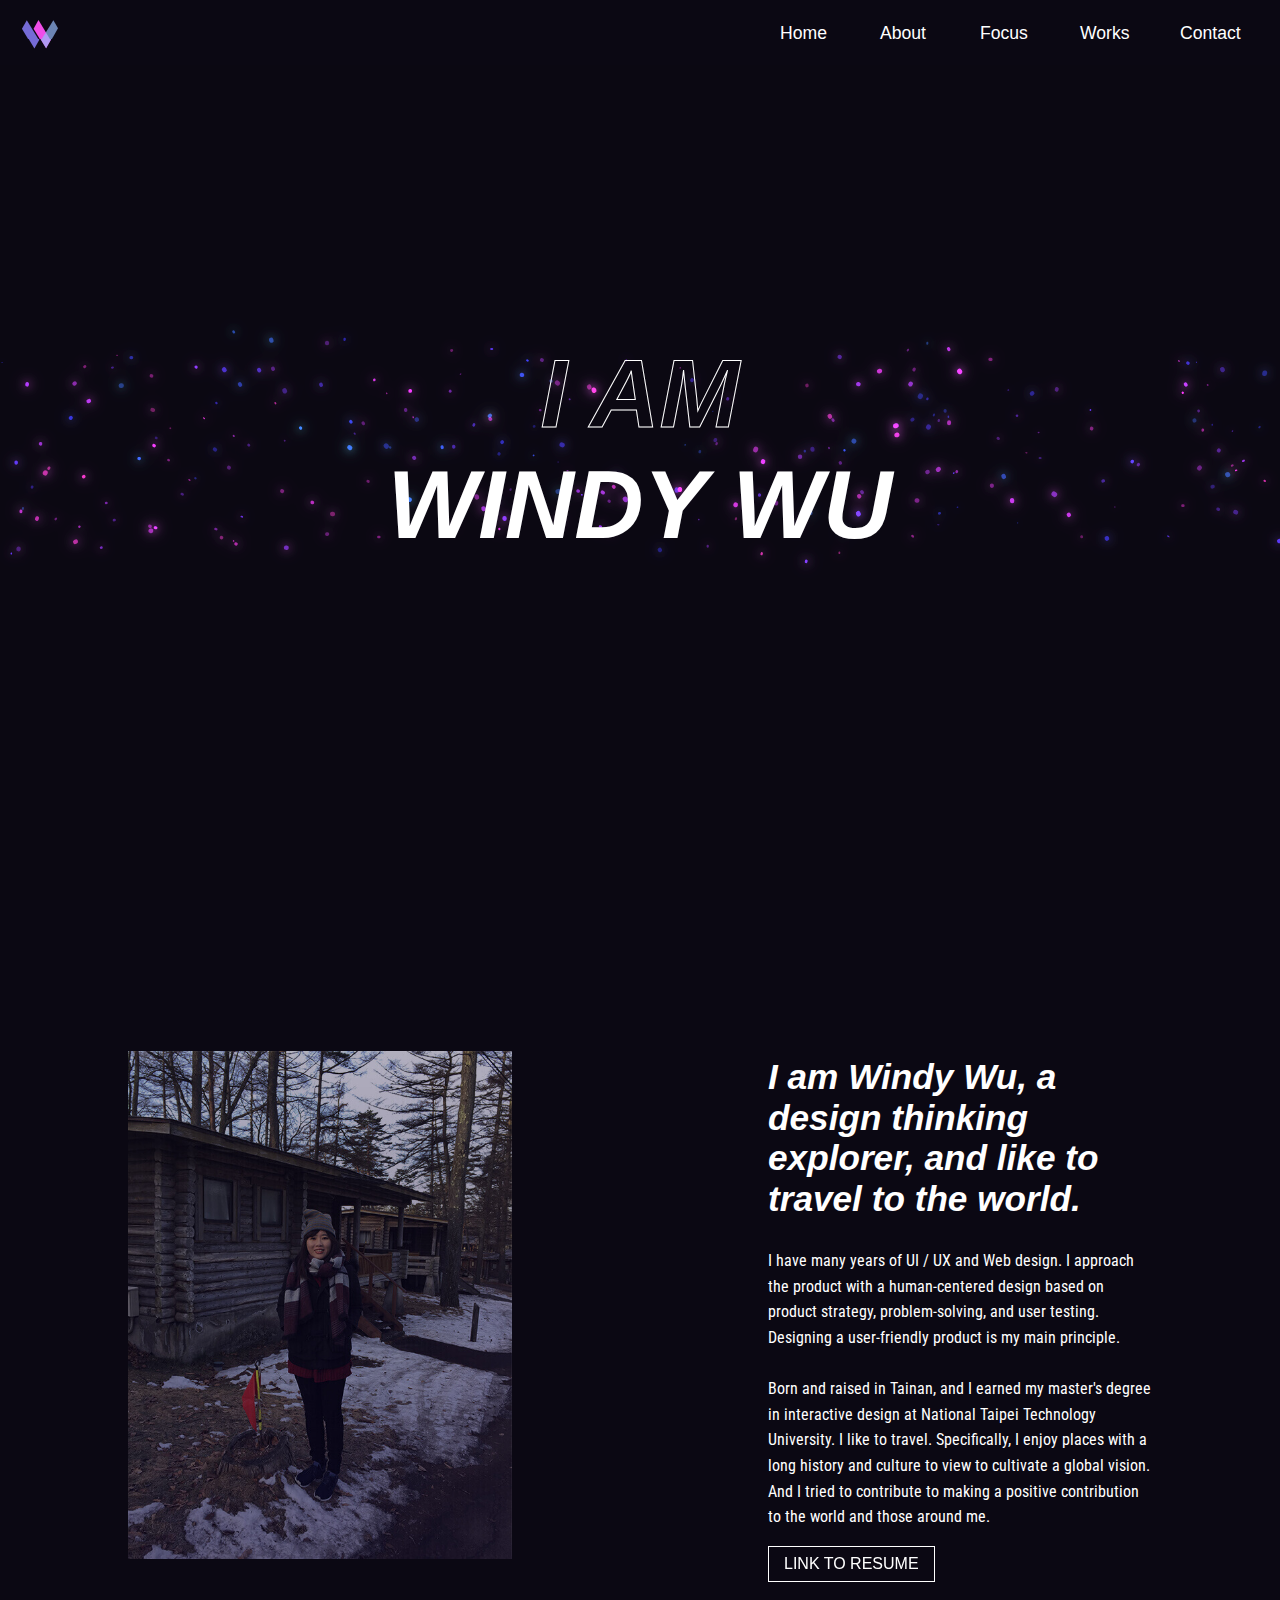
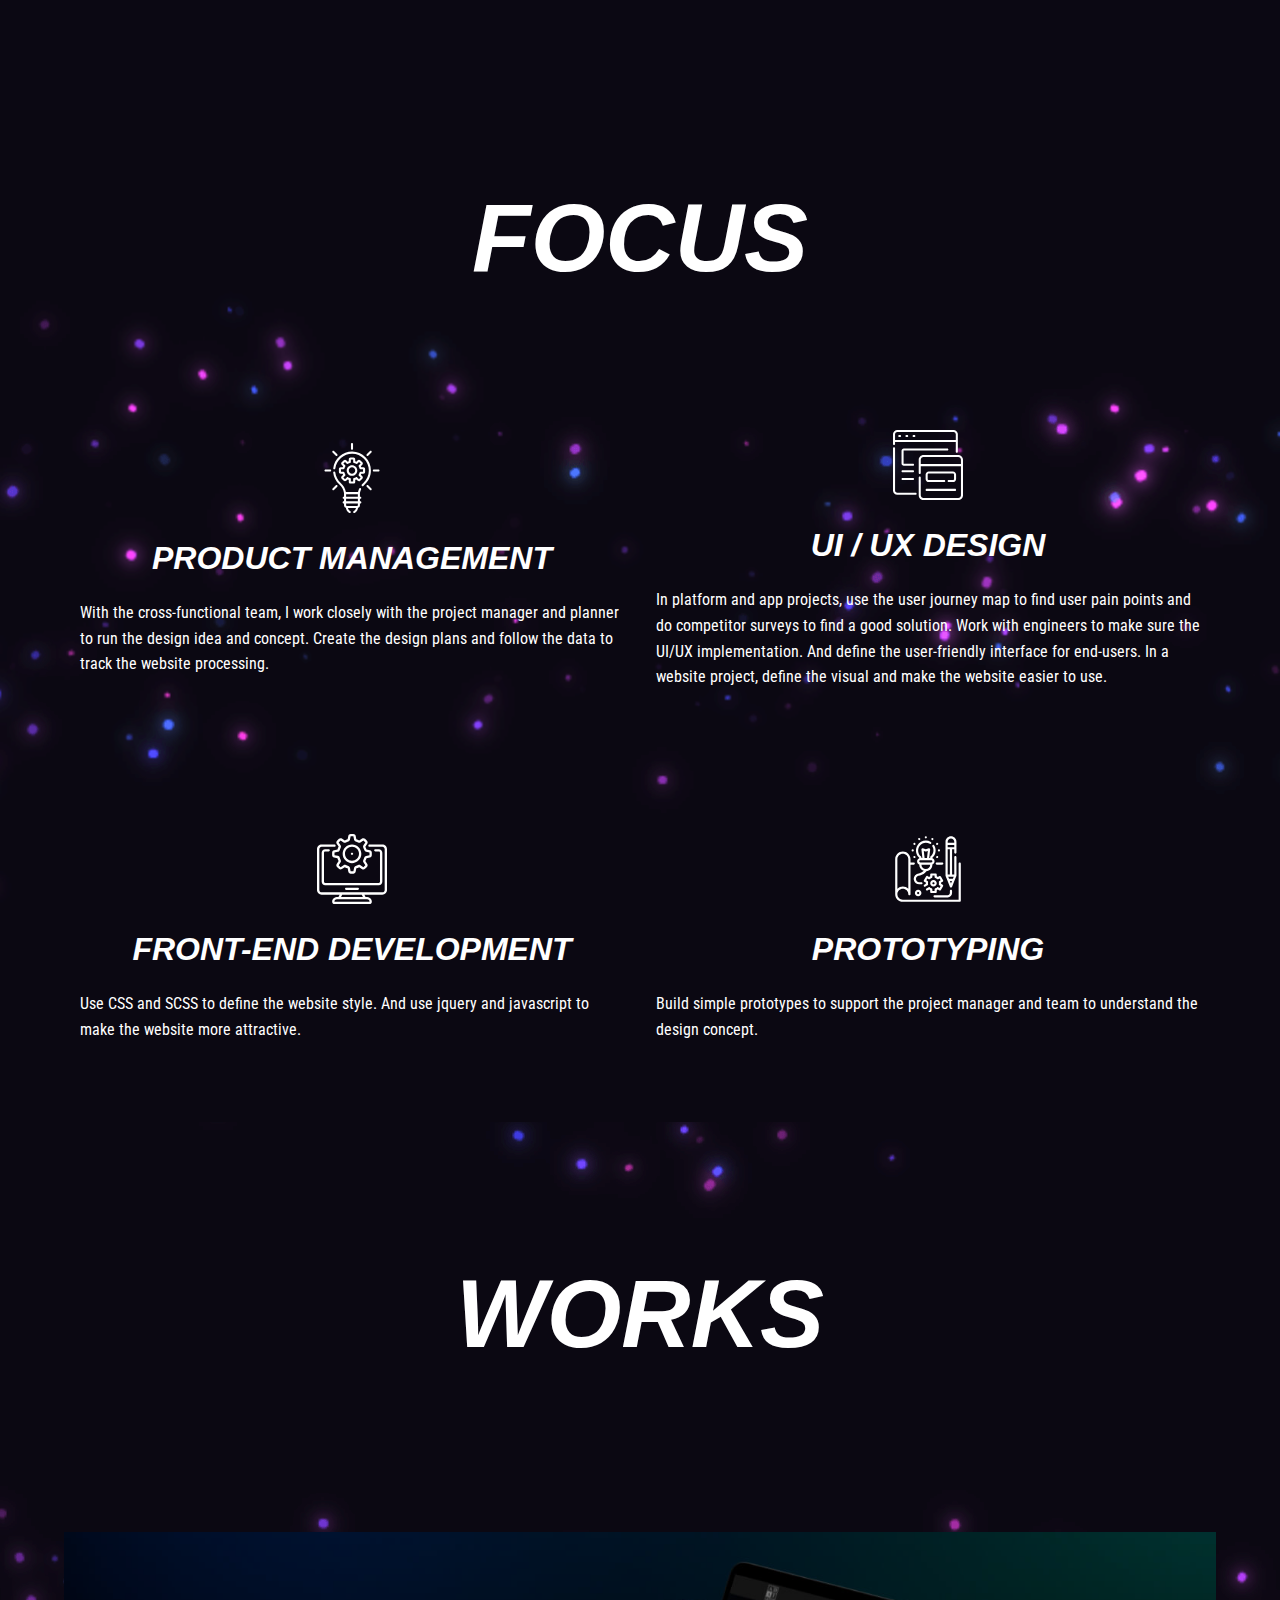
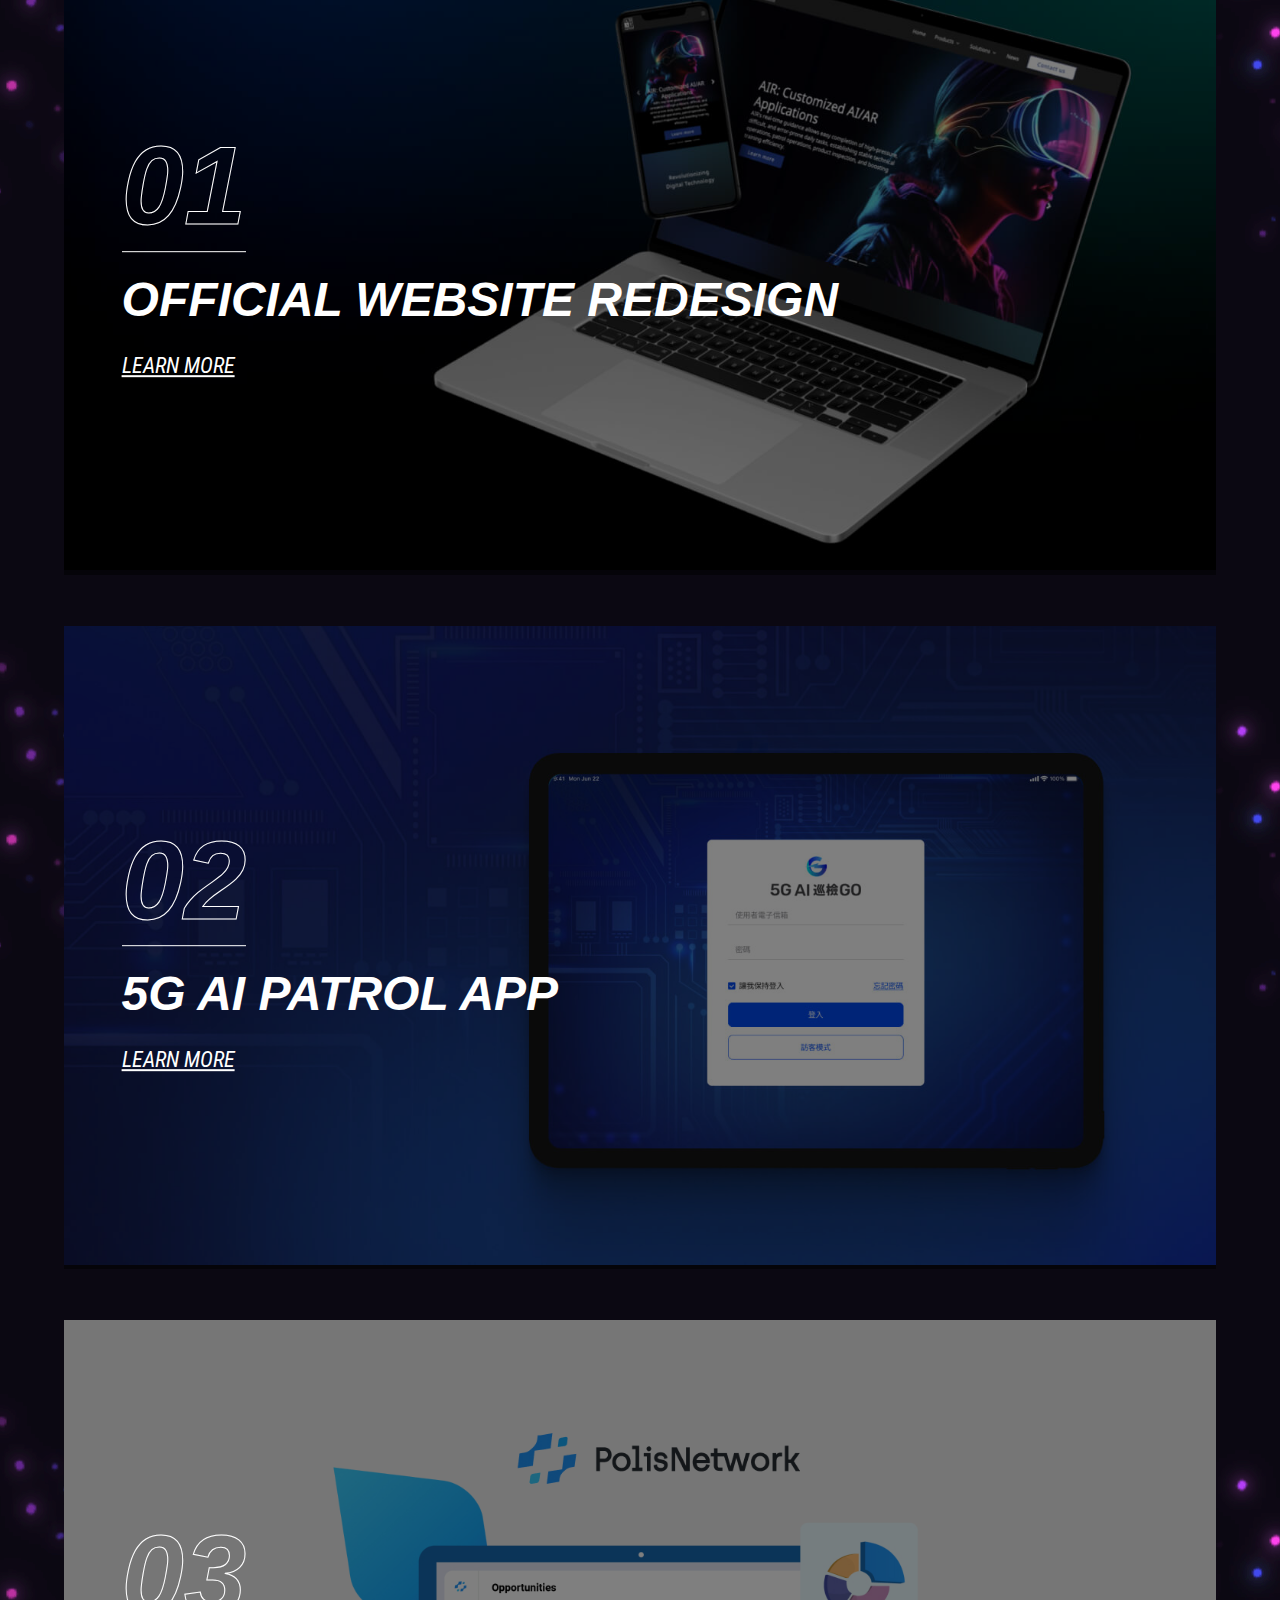
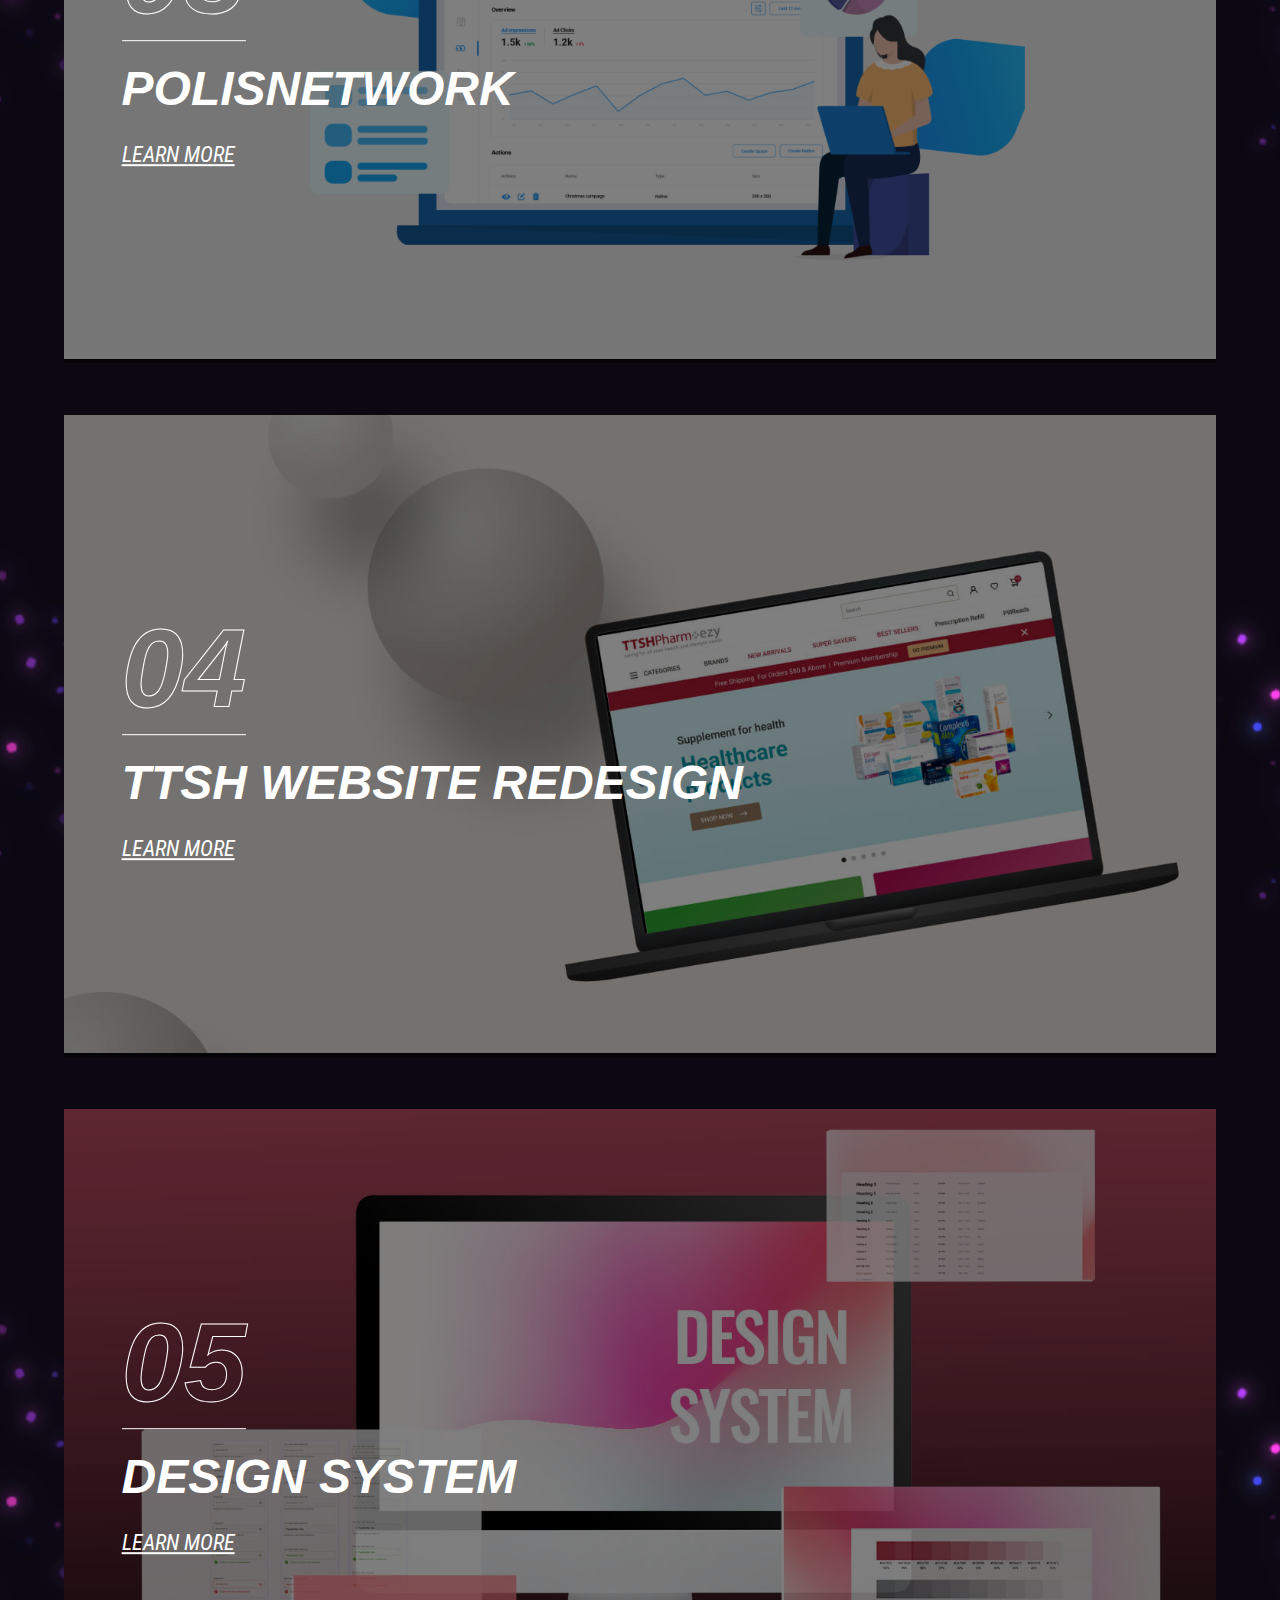
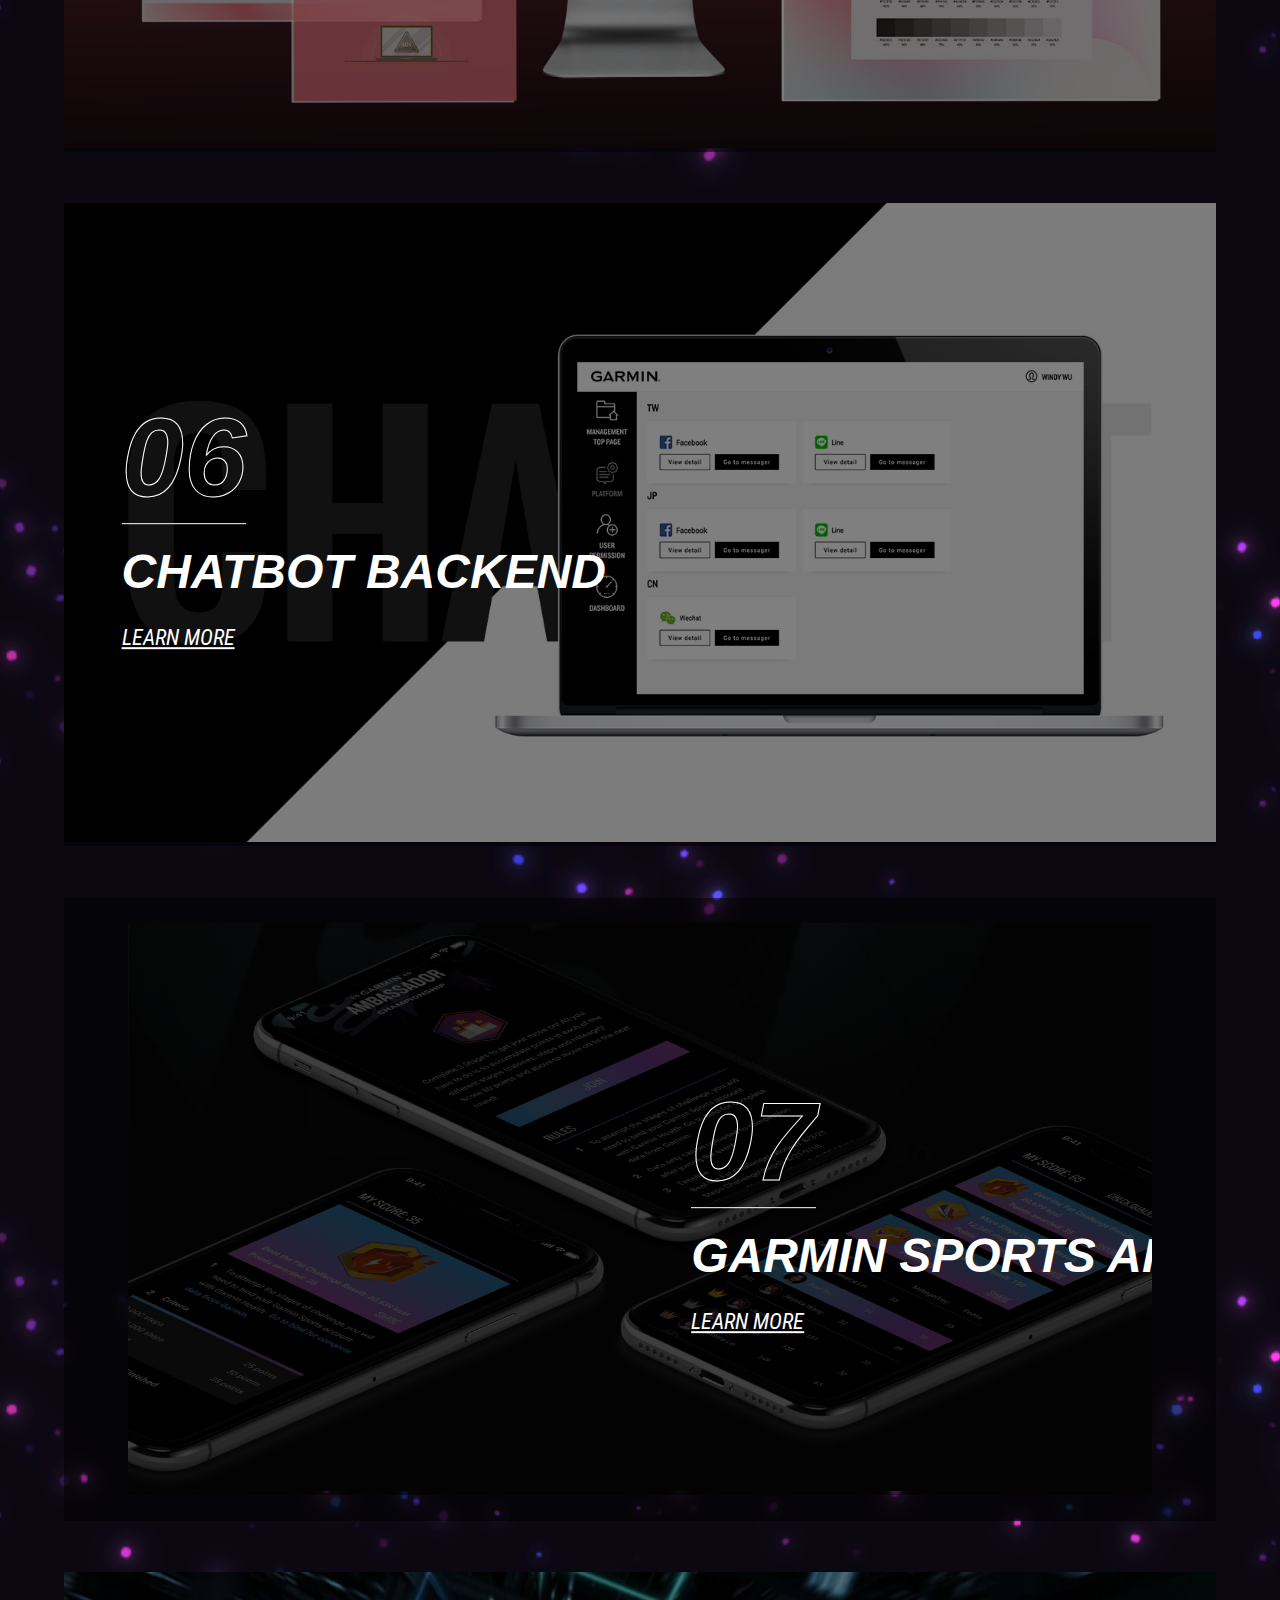
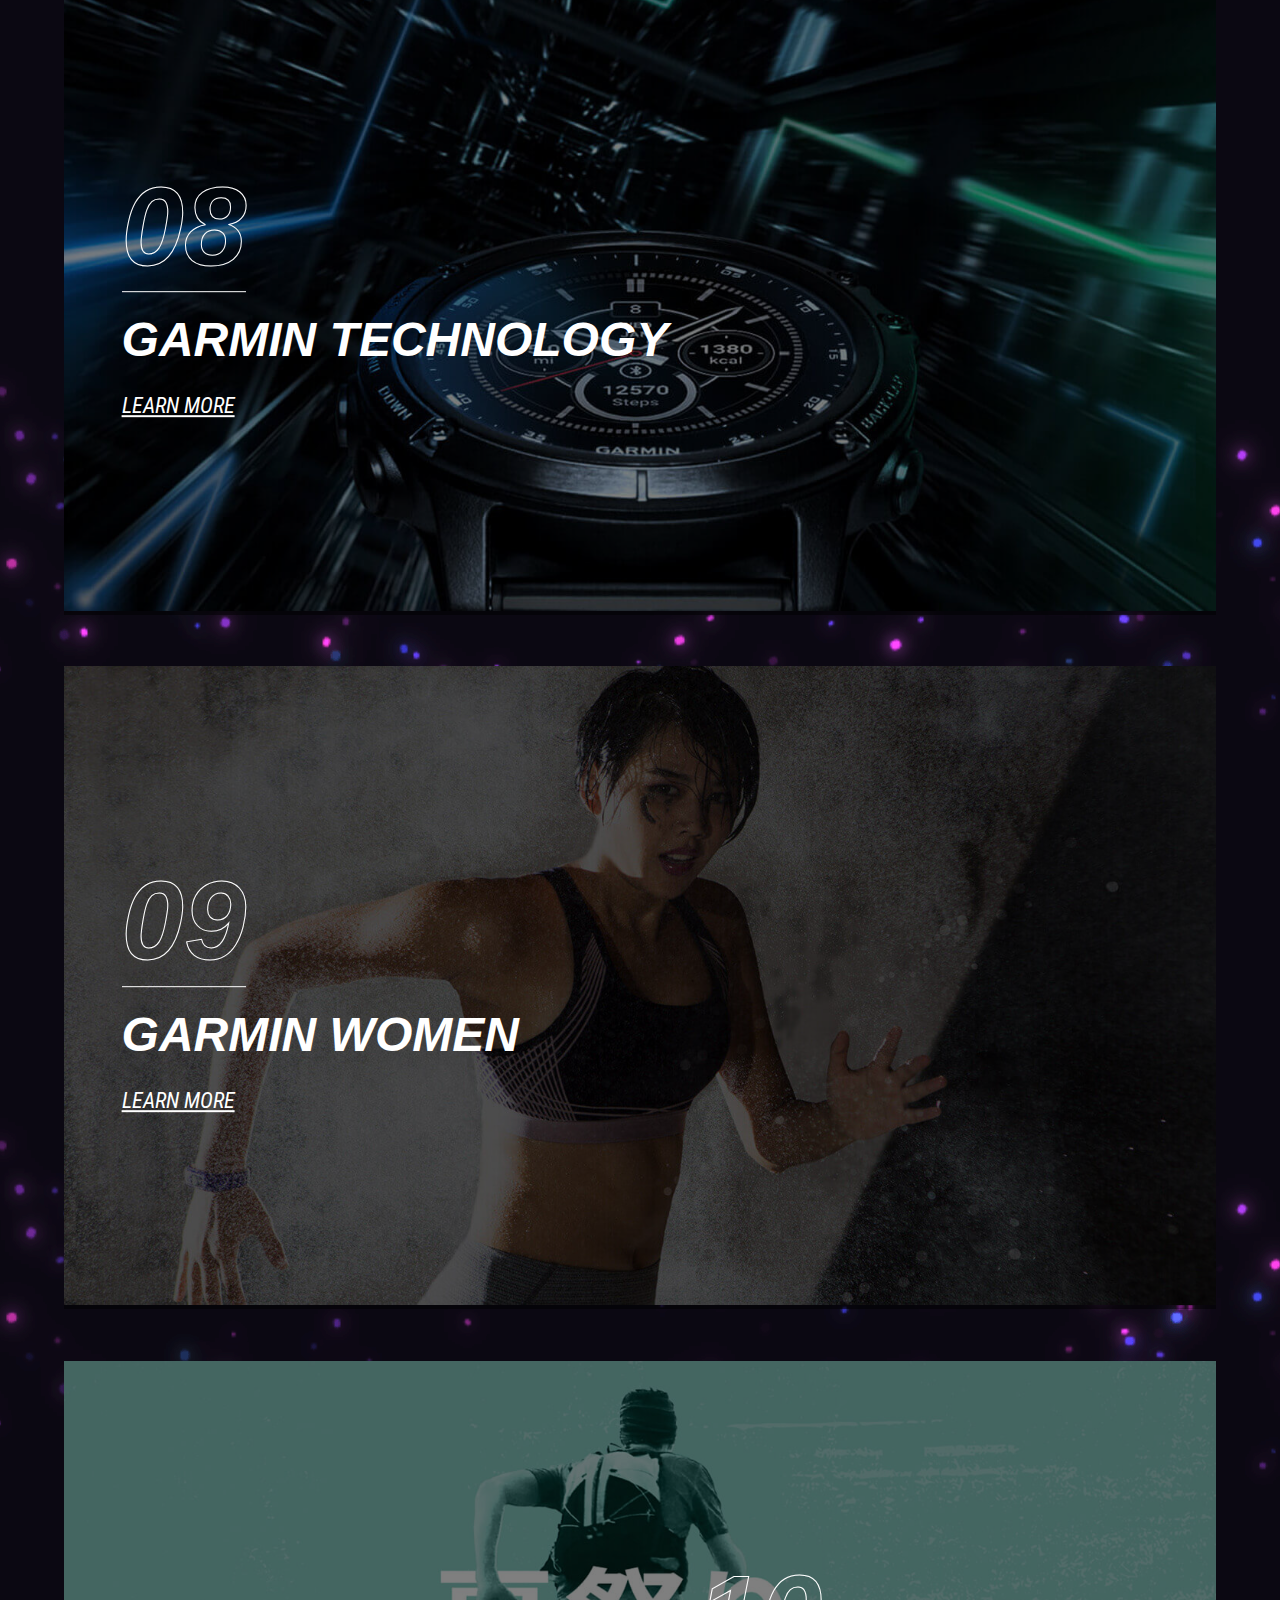
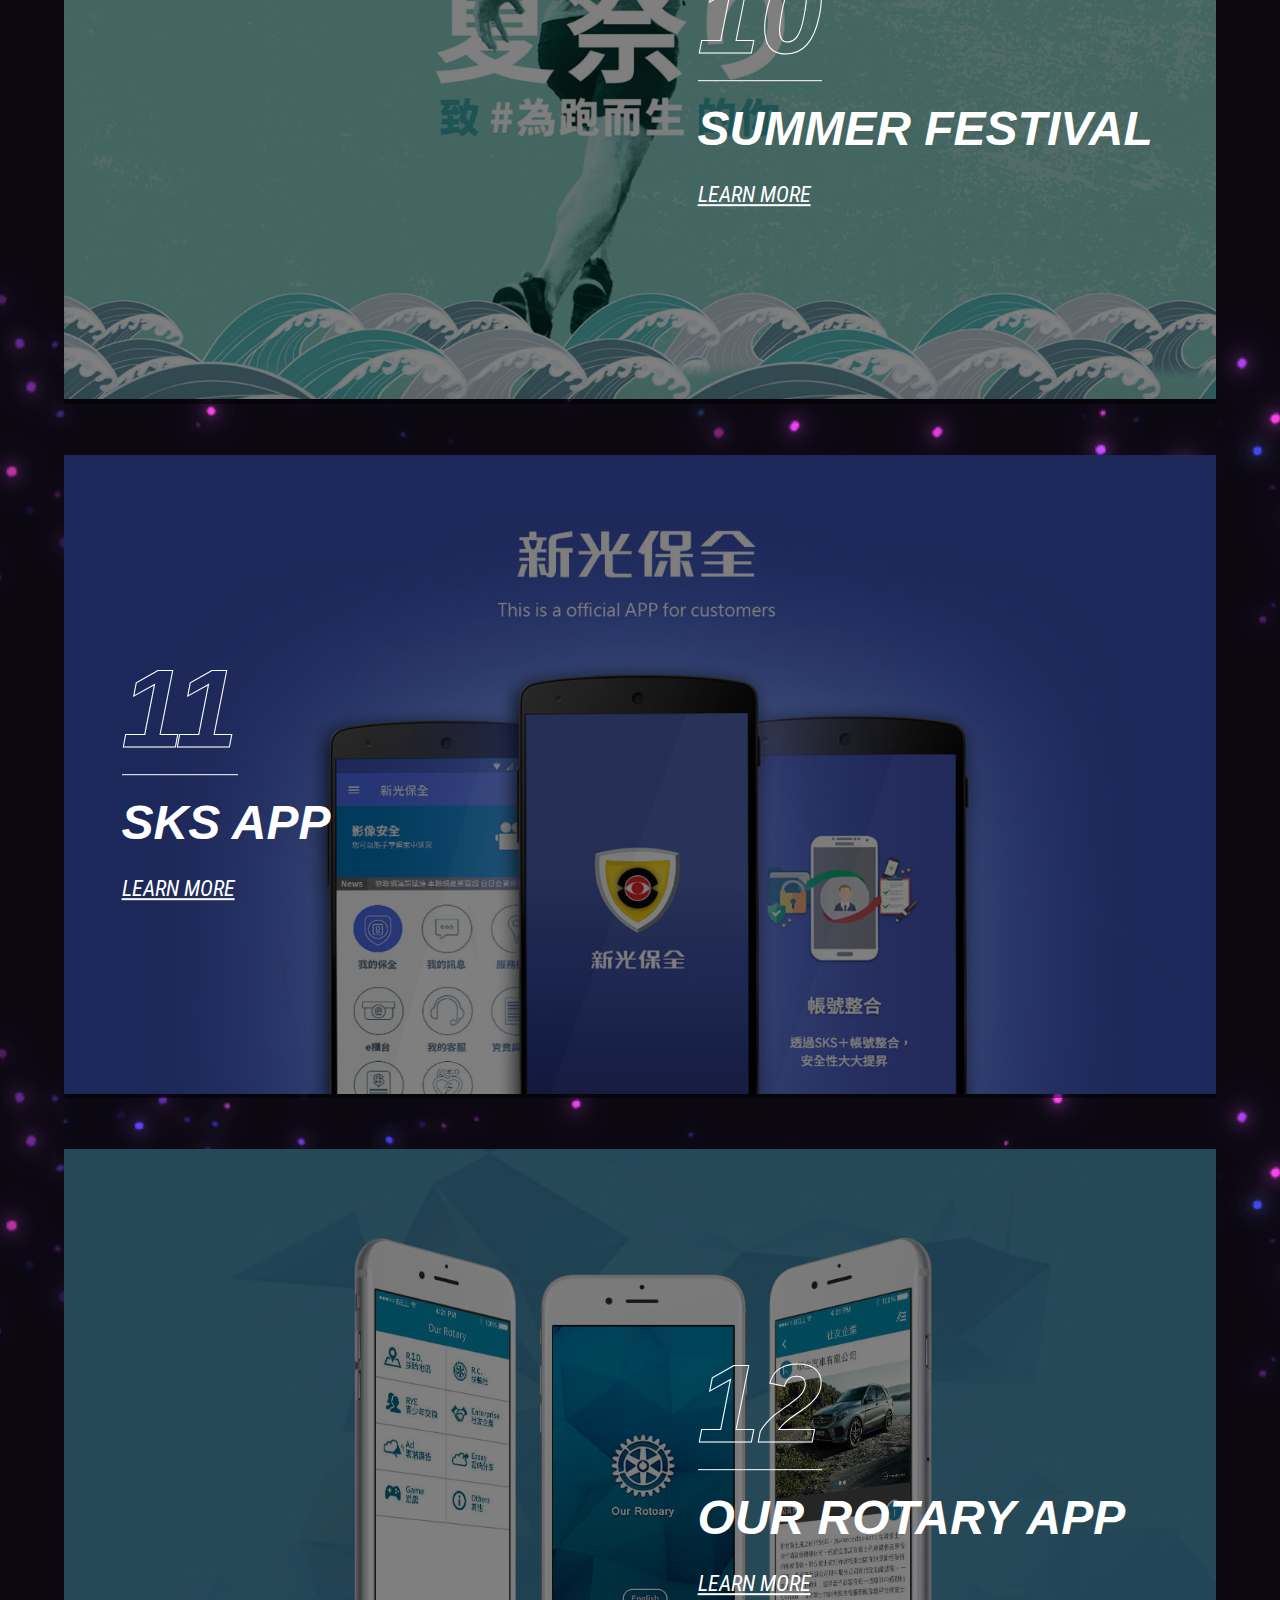
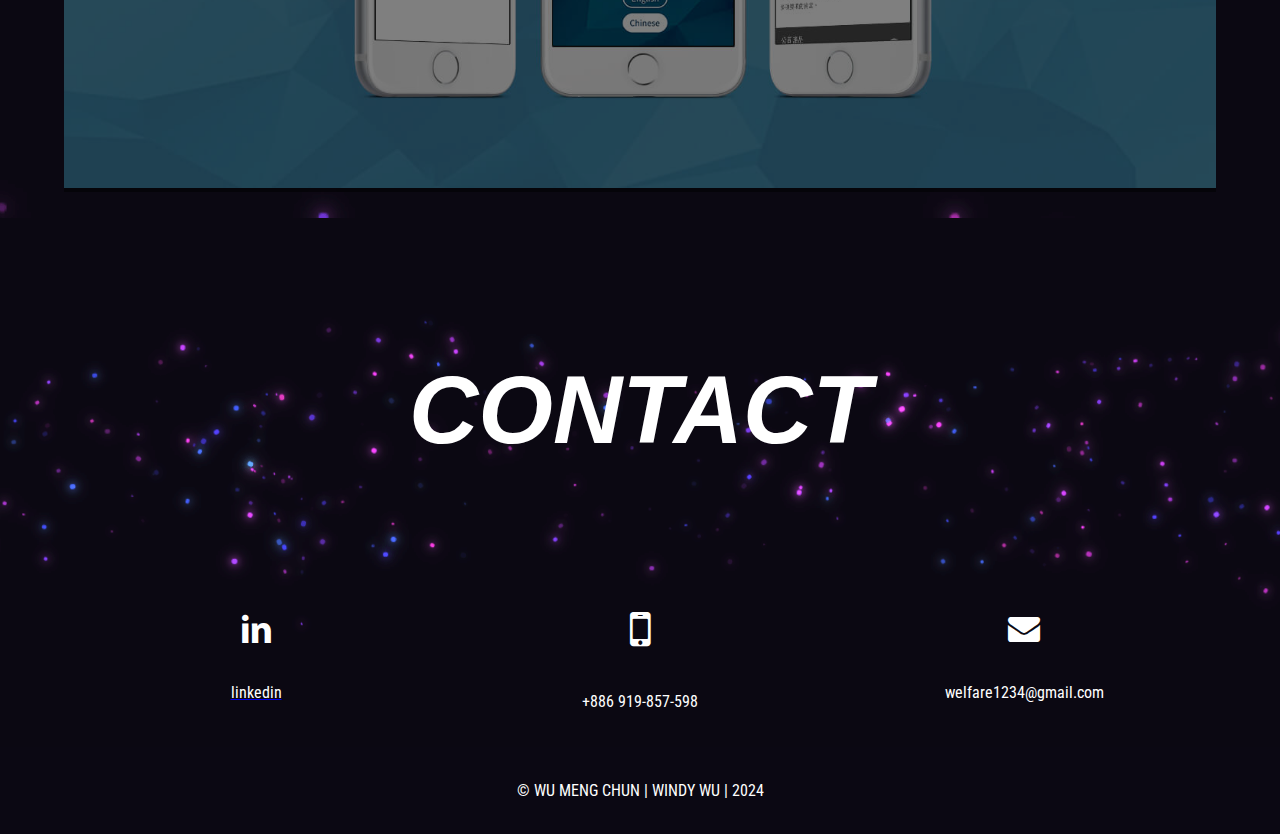
<file: index.html>
<!DOCTYPE html>
<html lang="en">

<head>
    <meta charset="UTF-8">
    <meta name="viewport" content="width=, initial-scale=1.0">
    <link rel="icon" type="image/png" href="images/assets/favicon.png">
    <title>Windy Wu | a design thinking explorer, and like to travel to the world </title>
    <!-- meta -->
    <meta name="Description" content="" />
    <meta property="og:title" content="Windy Wu | a design thinking explorer, and like to travel to the world">
    <meta property="og:description" content="Hello. My name is Wu Meng Chun.I'm UI Designer, Visual Designer & Art Designer.I have passion to design anything that come through my mind ." />
    <meta property="og:url" content="https://wuwindy.github.io/portfolio/" />
    <meta property="og:locale" content="en" />
    <meta property="og:image" content="https://wuwindy.github.io/portfolio/images/logo.jpg" />
    <meta property="og:type" content="website" />
    <!-- style -->
    <link rel="stylesheet" href="css/style.css">
</head>

<body>
    <header>
        <nav>
            <div id="brand">
                <a class="garmin-logo" target="_blank" href="https://wuwindy.github.io/portfolio/">
                    <div id="logo"></div>
                </a>
            </div>
            <div id="menu">
                <div id="menu-toggle">
                    <div id="menu-icon">
                        <div class="bar"></div>
                        <div class="bar"></div>
                        <div class="bar"></div>
                    </div>
                </div>
                <ul>
                    <li><a href="#hero">Home</a></li>
                    <li><a href="#about">About</a></li>
                    <li><a href="#focus">Focus</a></li>
                    <li><a href="#works">Works</a></li>
                    <li><a href="#contact">Contact</a></li>
                </ul>
            </div>
        </nav>
    </header>
    <div class='cursor' id="cursor"></div>
    <div class='cursor2' id="cursor2"></div>
    <div class='cursor3' id="cursor3"></div>
    <section id="hero" class="content content--canvas">
        <div class="wrapper">
            <div class="inner">
                <h1><span>I am</span> windy wu</h1>
            </div>
        </div>
    </section>
    <section id="about">
        <div class="image">
            <img src="images/about.jpg">
        </div>
        <div class="text">
            <h2>I am Windy Wu, a design thinking explorer, and like to travel to the world.</h2>
            <p>I have many years of UI / UX and Web design. I approach the product with a human-centered design based on product strategy, problem-solving, and user testing. Designing a user-friendly product is my main principle.
                <br><br>
                Born and raised in Tainan, and I earned my master's degree in interactive design at National Taipei Technology University. I like to travel. Specifically, I enjoy places with a long history and culture to view to cultivate a global vision. And I tried to contribute to making a positive contribution to the world and those around me.</p>
            <a href="Windy_Wu_Resume.pdf" class="hvr-sweep-to-right" target="_blank">LINK TO RESUME</a>
        </div>
    </section>
    <section id="focus">
        <div class="wrapper">
            <h2>focus</h2>
            <div class="inner">
                <div class="info-wrapper">
                    <div class="info">
                        <img src="images/icon_1.svg">
                        <h2>Product Management</h2>
                        <p>With the cross-functional team, I work closely with the project manager and planner to run the design idea and concept. Create the design plans and follow the data to track the website processing.</p>
                    </div>
                    <div class="info">
                        <img src="images/icon_2.svg">
                        <h2>UI / UX design</h2>
                        <p>In platform and app projects, use the user journey map to find user pain points and do competitor surveys to find a good solution. Work with engineers to make sure the UI/UX implementation. And define the user-friendly interface for end-users. In a website project, define the visual and make the website easier to use.</p>
                    </div>
                </div>
                <div class="info-wrapper">
                    <div class="info">
                        <img src="images/icon_3.svg">
                        <h2>FRONT-END DEVELOPMENT</h2>
                        <p>Use CSS and SCSS to define the website style. And use jquery and javascript to make the website more attractive.</p>
                    </div>
                    <div class="info">
                        <img src="images/icon_4.svg">
                        <h2>Prototyping</h2>
                        <p>Build simple prototypes to support the project manager and team to understand the design concept.</p>
                    </div>
                </div>
            </div>
        </div>
    </section>
    <section id="works">
        <div class="wrapper">
            <h2>works</h2>
            <div class="inner">
                <a class="work-wrapper" href="website-redesign.html">
                    <div class="text">
                        <h3><span>01</span></h3>
                        <h2>Official website redesign</h2>
                        <p>learn more</p>
                    </div>
                    <div class="img">
                        <img src="images/Official_website_redesign_hero.jpg" alt="Official_website_redesign">
                    </div>
                </a>
                <a class="work-wrapper" href="5g-app.html">
                    <div class="text">
                        <h3><span>02</span></h3>
                        <h2>5G AI patrol APP</h2>
                        <p>learn more</p>
                    </div>
                    <div class="img">
                        <img src="images/5Gapp_hero.jpg" alt="dls-hero">
                    </div>
                </a>
                <a class="work-wrapper" href="polisnetwork.html">
                    <div class="text">
                        <h3><span>03</span></h3>
                        <h2>PolisNetwork</h2>
                        <p>learn more</p>
                    </div>
                    <div class="img">
                        <img src="images/Polisnetwork_hero.jpg" alt="Polisnetwork_hero.jpg">
                    </div>
                </a>
                <a class="work-wrapper" href="ttsh.html">
                    <div class="text">
                        <h3><span>04</span></h3>
                        <h2>TTSH website redesign</h2>
                        <p>learn more</p>
                    </div>
                    <div class="img">
                        <img src="images/ttsh_hero.jpg" alt="ttsh-hero">
                    </div>
                </a>
                <a class="work-wrapper" href="design-system.html">
                    <div class="text">
                        <h3><span>05</span></h3>
                        <h2>Design System</h2>
                        <p>learn more</p>
                    </div>
                    <div class="img">
                        <img src="images/dls-hero.jpg" alt="dls-hero">
                    </div>
                </a>
                <a class="work-wrapper" href="chatbot.html">
                    <div class="text">
                        <h3><span>06</span></h3>
                        <h2>CHATBOT BACKEND</h2>
                        <p>learn more</p>
                    </div>
                    <div class="img">
                        <img src="images/chatbot-hero.jpg" alt="chatbot-hero">
                    </div>
                </a>
                <a class="work-wrapper reverse" href="garmin-sports.html">
                    <div class="work-wrapper">
                        <div class="text">
                            <h3><span>07</span></h3>
                            <h2>Garmin Sports APP</h2>
                            <p>learn more</p>
                        </div>
                        <div class="img">
                            <img src="images/garmin-sports-hero.jpg" alt="garmin-sports-app">
                        </div>
                    </div>
                </a>
                
                <a class="work-wrapper" href="garmin-technology.html">
                    <div class="text">
                        <h3><span>08</span></h3>
                        <h2>Garmin Technology</h2>
                        <p>learn more</p>
                    </div>
                    <div class="img">
                        <img src="images/garmin-technology-hero.jpg" alt="garmin-technology-hero">
                    </div>
                </a>
                <a class="work-wrapper" href="garmin-women.html">
                    <div class="text">
                        <h3><span>09</span></h3>
                        <h2>Garmin Women</h2>
                        <p>learn more</p>
                    </div>
                    <div class="img">
                        <img src="images/garmin-women-hero.jpg" alt="garmin-women-hero">
                    </div>
                </a>
                <a class="work-wrapper reverse" href="summer-festival.html">
                    <div class="text">
                        <h3><span>10</span></h3>
                        <h2>Summer Festival</h2>
                        <p>learn more</p>
                    </div>
                    <div class="img">
                        <img src="images/summer-festival-hero.jpg" alt="summer-festival">
                    </div>
                </a>
                <a class="work-wrapper" href="sks-app.html">
                    <div class="text">
                        <h3><span>11</span></h3>
                        <h2>SKS APP</h2>
                        <p>learn more</p>
                    </div>
                    <div class="img">
                        <img src="images/sks-app-hero.jpg" alt="sks-app-hero">
                    </div>
                </a>
                <a class="work-wrapper reverse" href="our-rotary.html">
                    <div class="text">
                        <h3><span>12</span></h3>
                        <h2>OUR ROTARY APP</h2>
                        <p>learn more</p>
                    </div>
                    <div class="img">
                        <img src="images/our-rotary-app-hero.jpg" alt="our-rotary-app-hero">
                    </div>
                </a>
            </div>
        </div>
    </section>
    <section id="contact">
        <div class="wrapper">
            <h2>Contact</h2>
            <div class="inner">
                <div class="info-wrapper">
                    <a class="info" href="https://tw.linkedin.com/in/meng-chun-wu-0161ab100?trk=people-guest_people_search-card">
                        <i class="icon-linkedin"></i>
                        <p>linkedin</p>
                    </a>
                    <div class="info">
                        <i class="icon-mobile"></i>
                        <p>+886 919-857-598</p>
                    </div>
                    <div class="info">
                        <i class="icon-mail-alt"></i>
                        <p>welfare1234@gmail.com</p>
                    </div>
                </div>
            </div>
        </div>
    </section>
    <footer class="note">
        <p>© WU MENG CHUN | WINDY WU | 2024</p>
    </footer>
    <script src="js/noise.min.js"></script>
    <script src="js/util.js"></script>
    <script src="js/swirl.js"></script>
    <script src='https://cdnjs.cloudflare.com/ajax/libs/jquery/3.3.1/jquery.min.js'></script>
    <script src="js/index.js"></script>
</body>

</html>
</file>
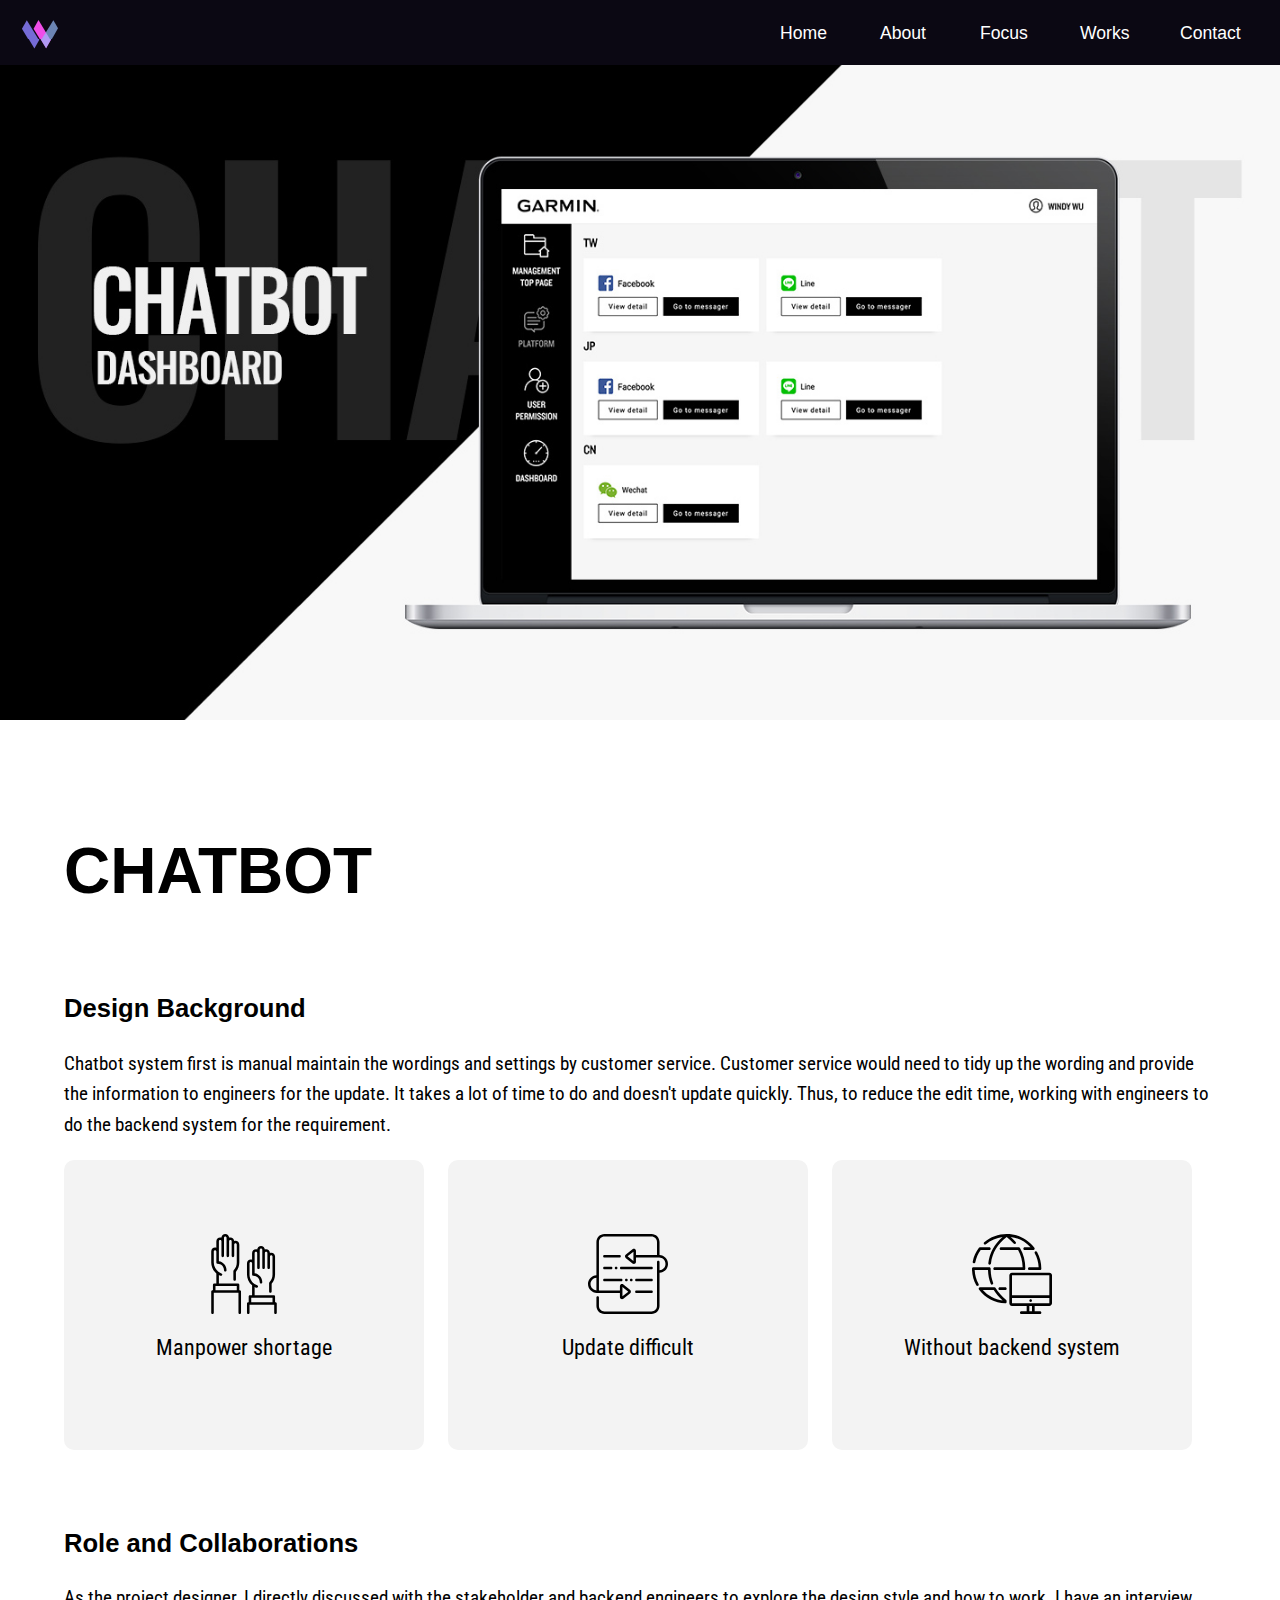
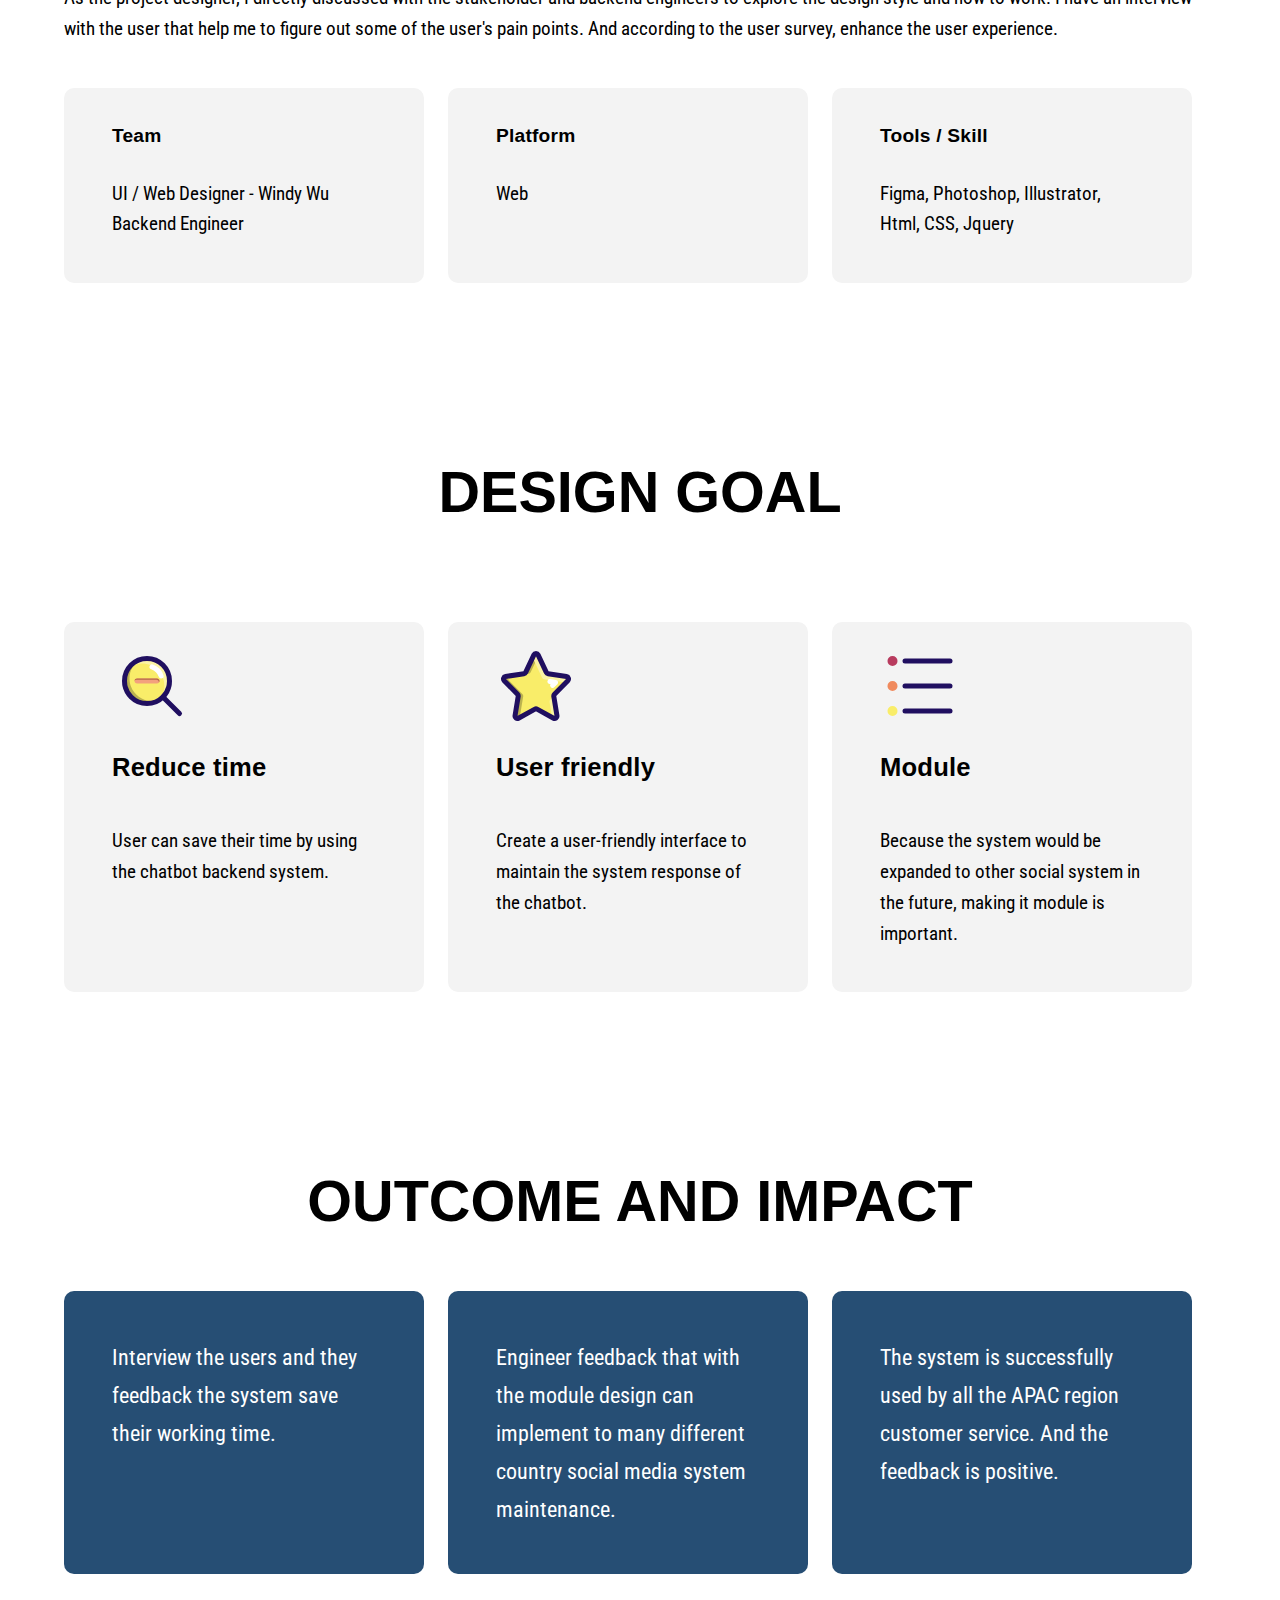
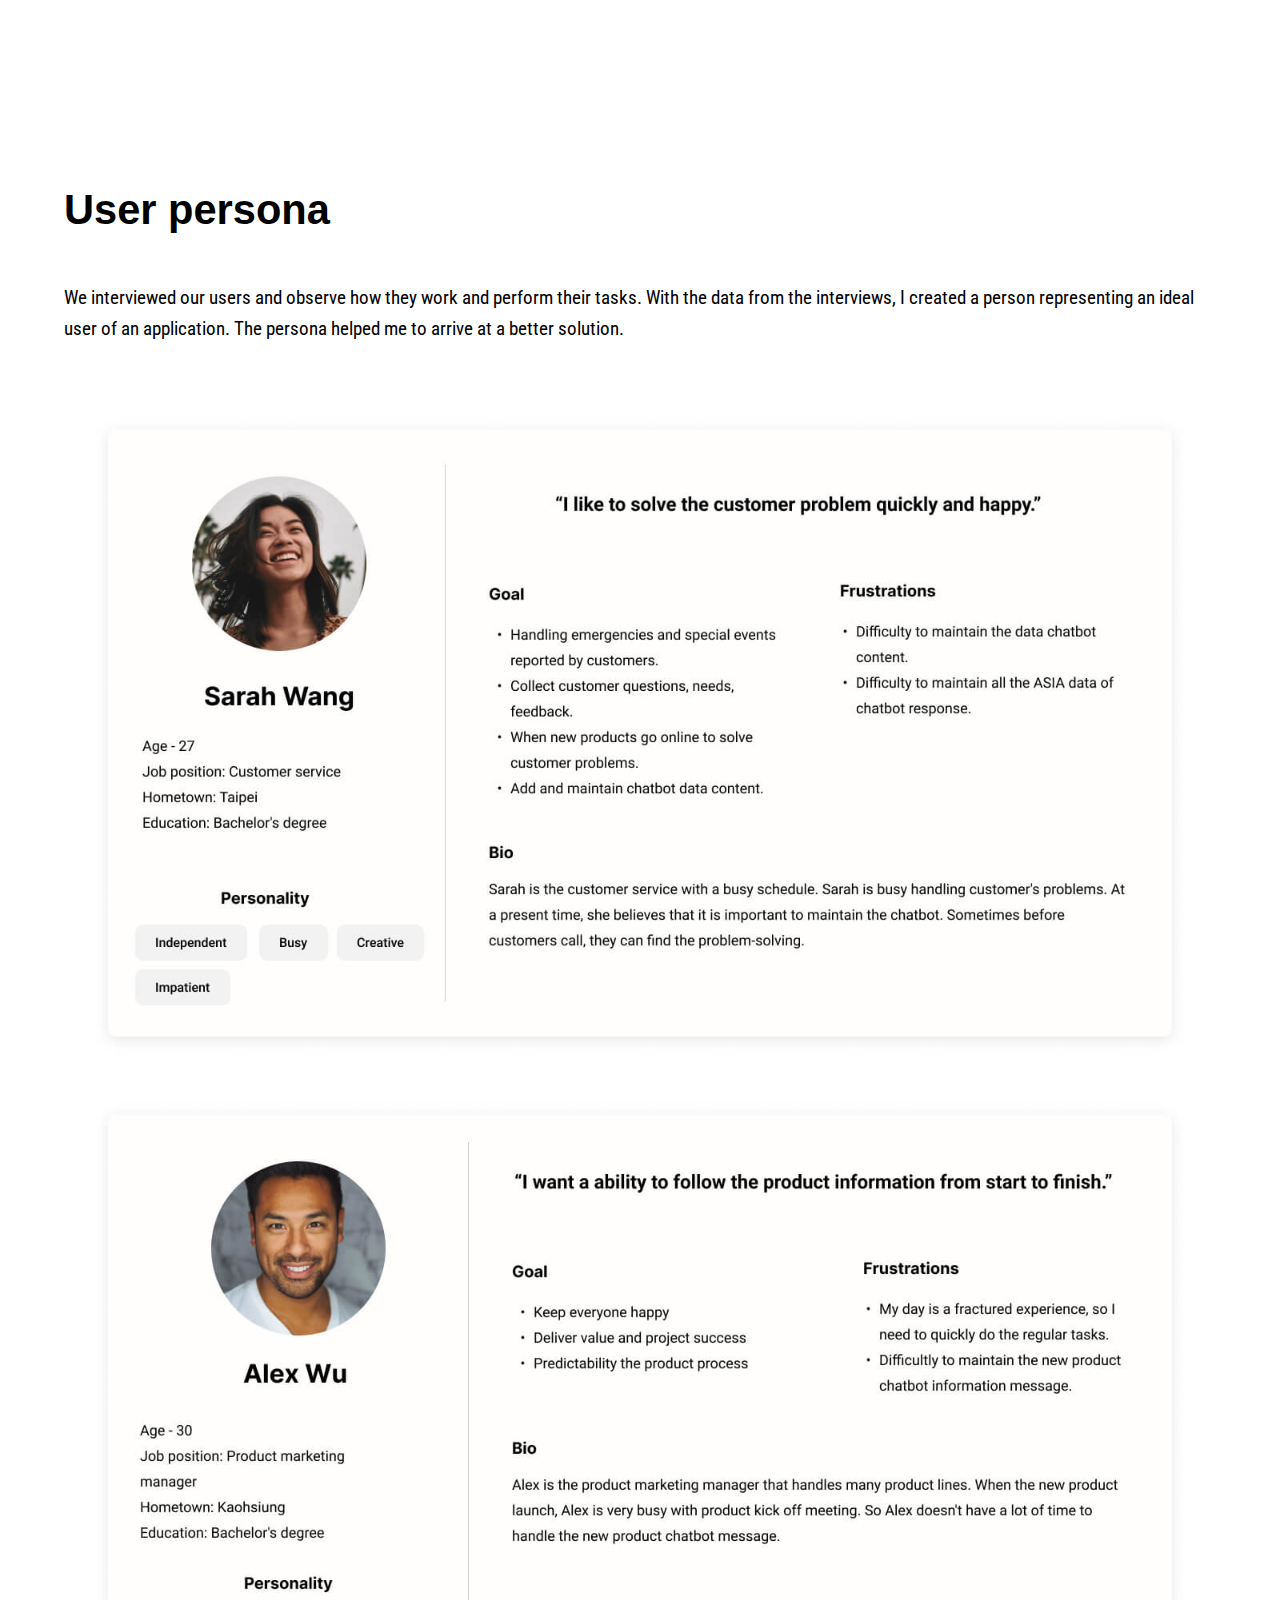
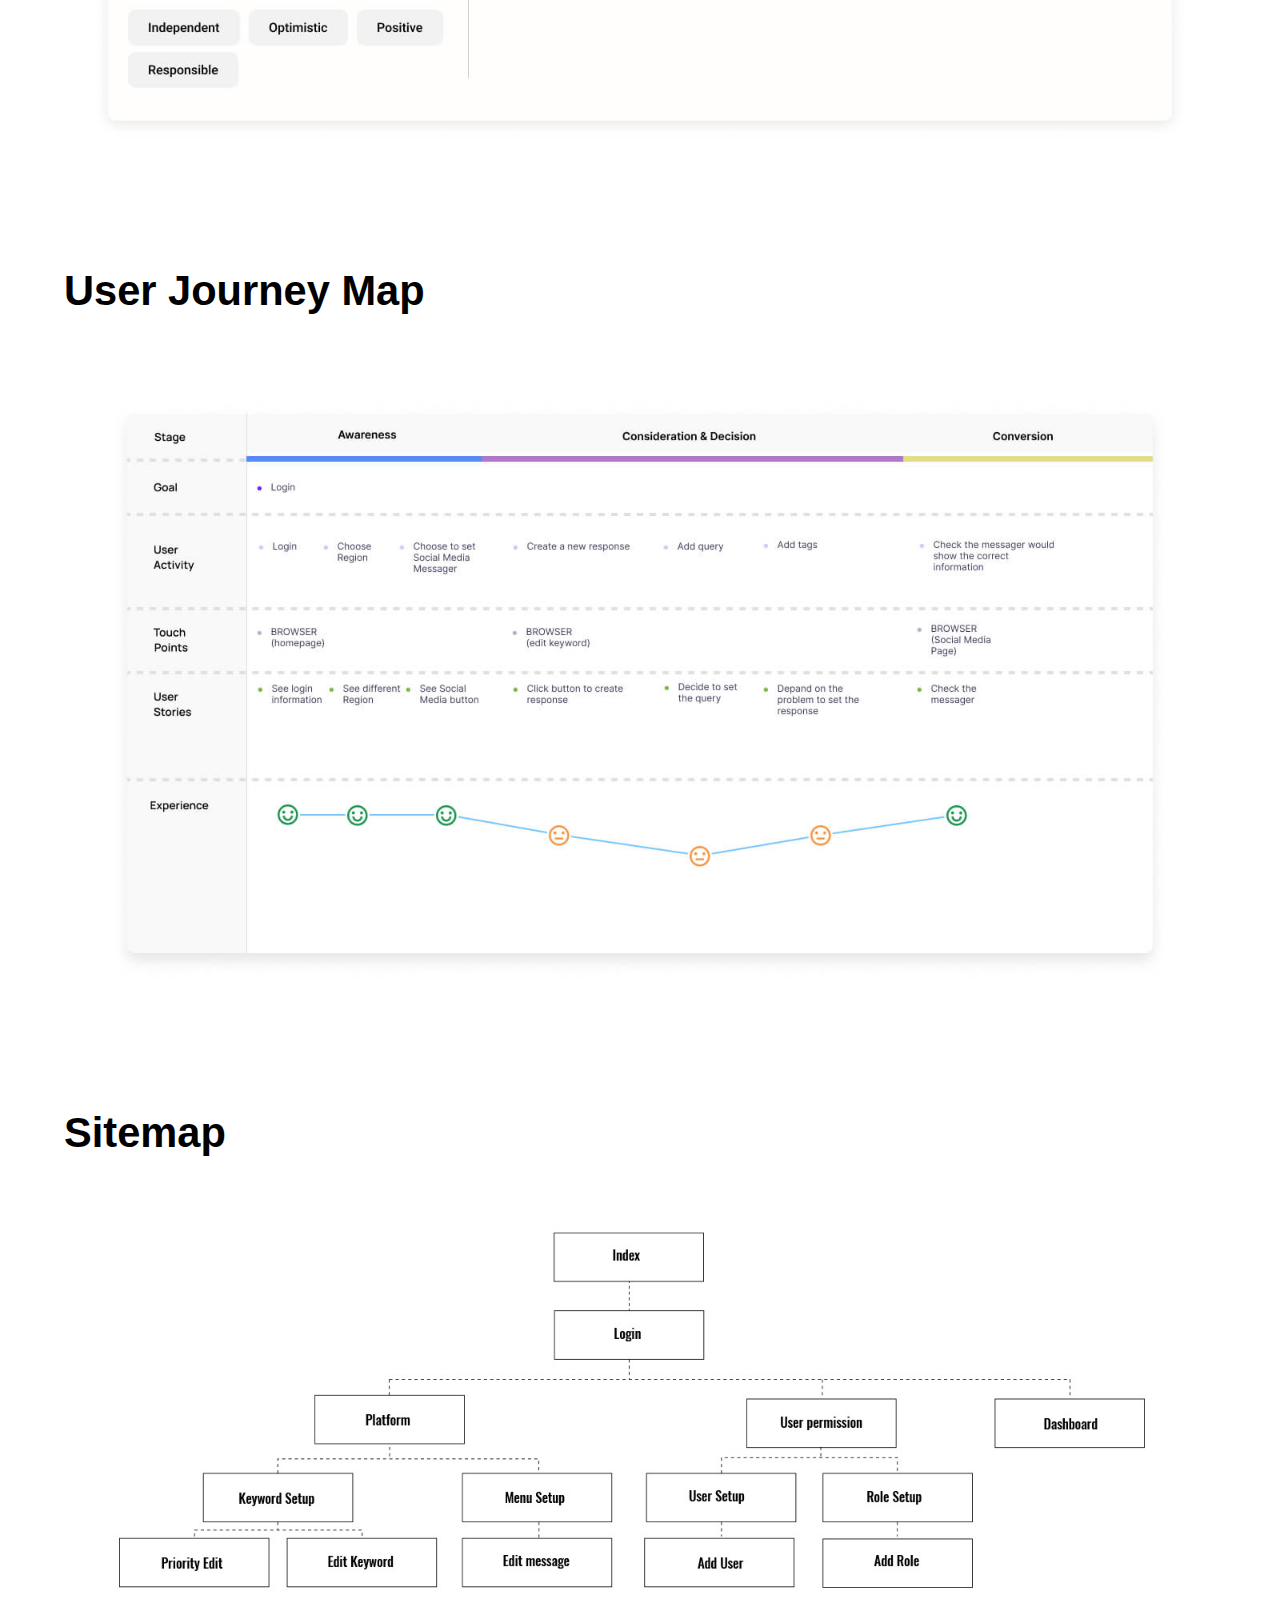
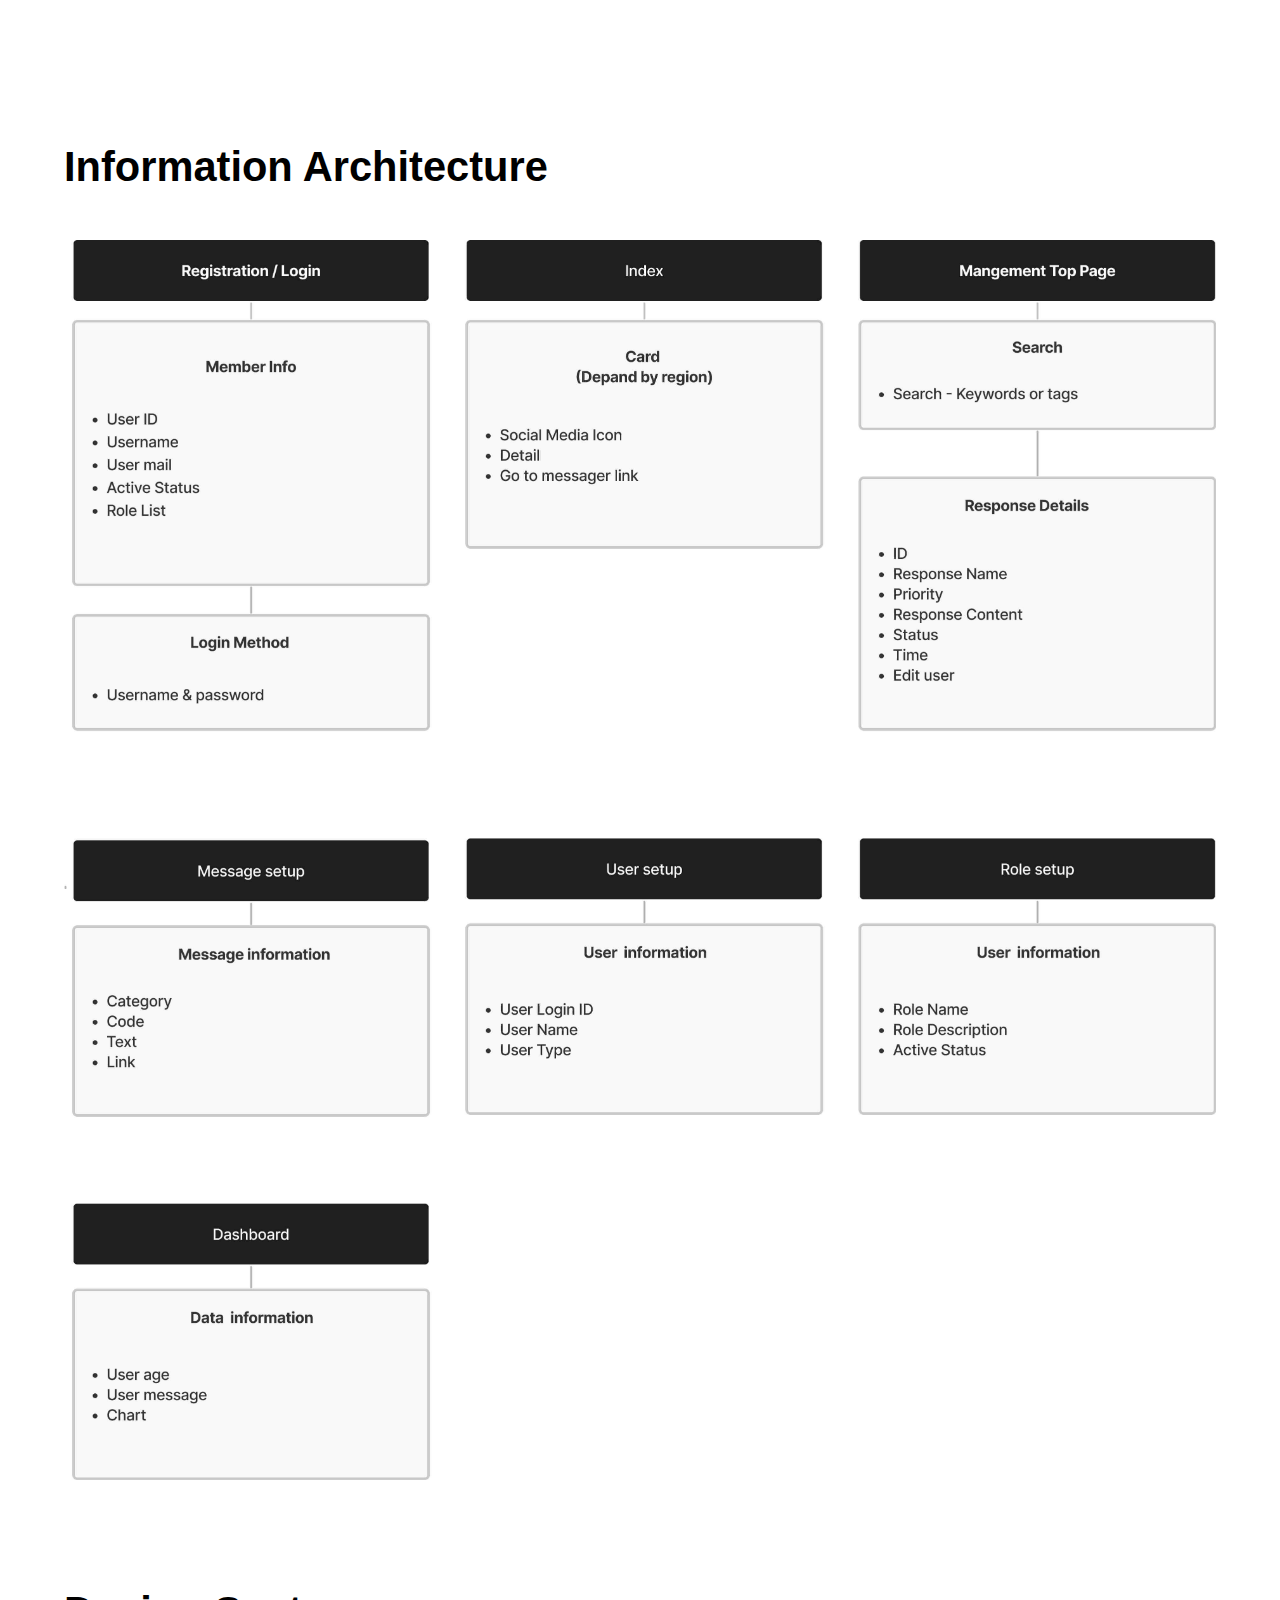
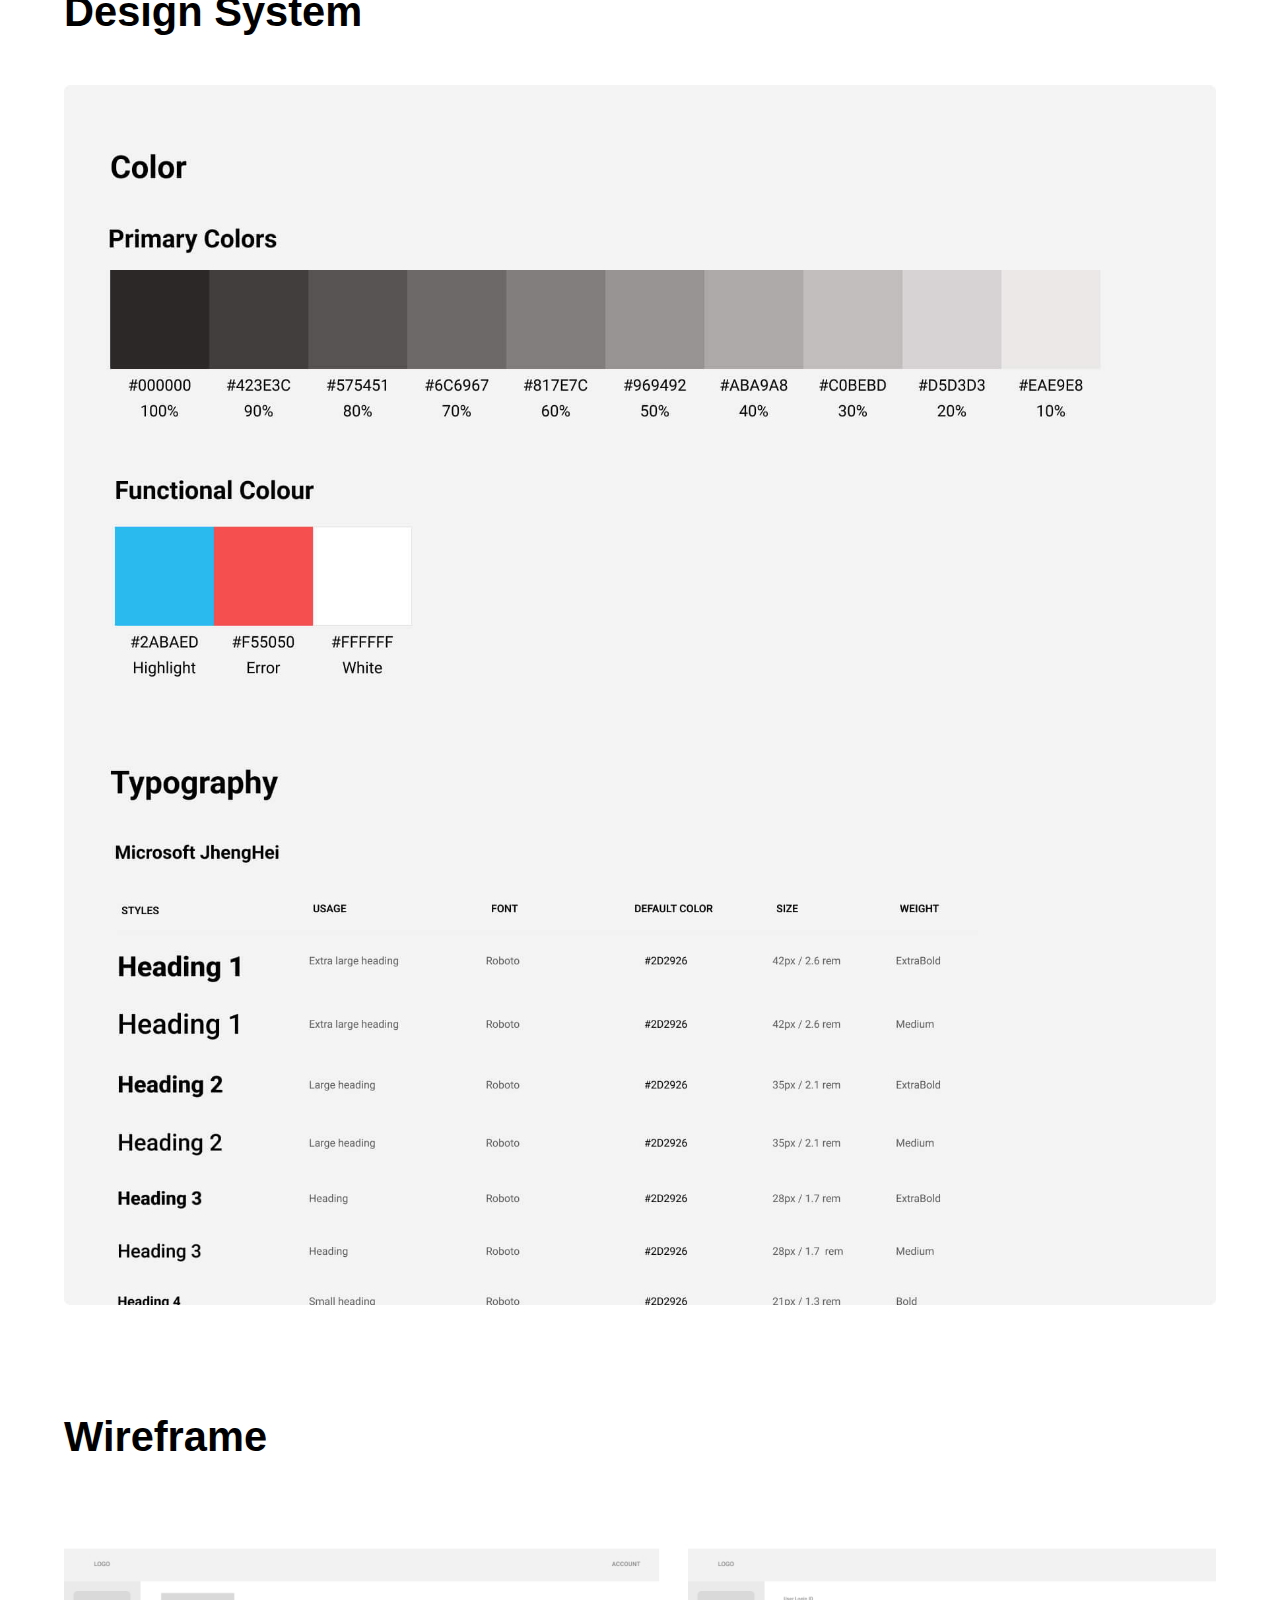
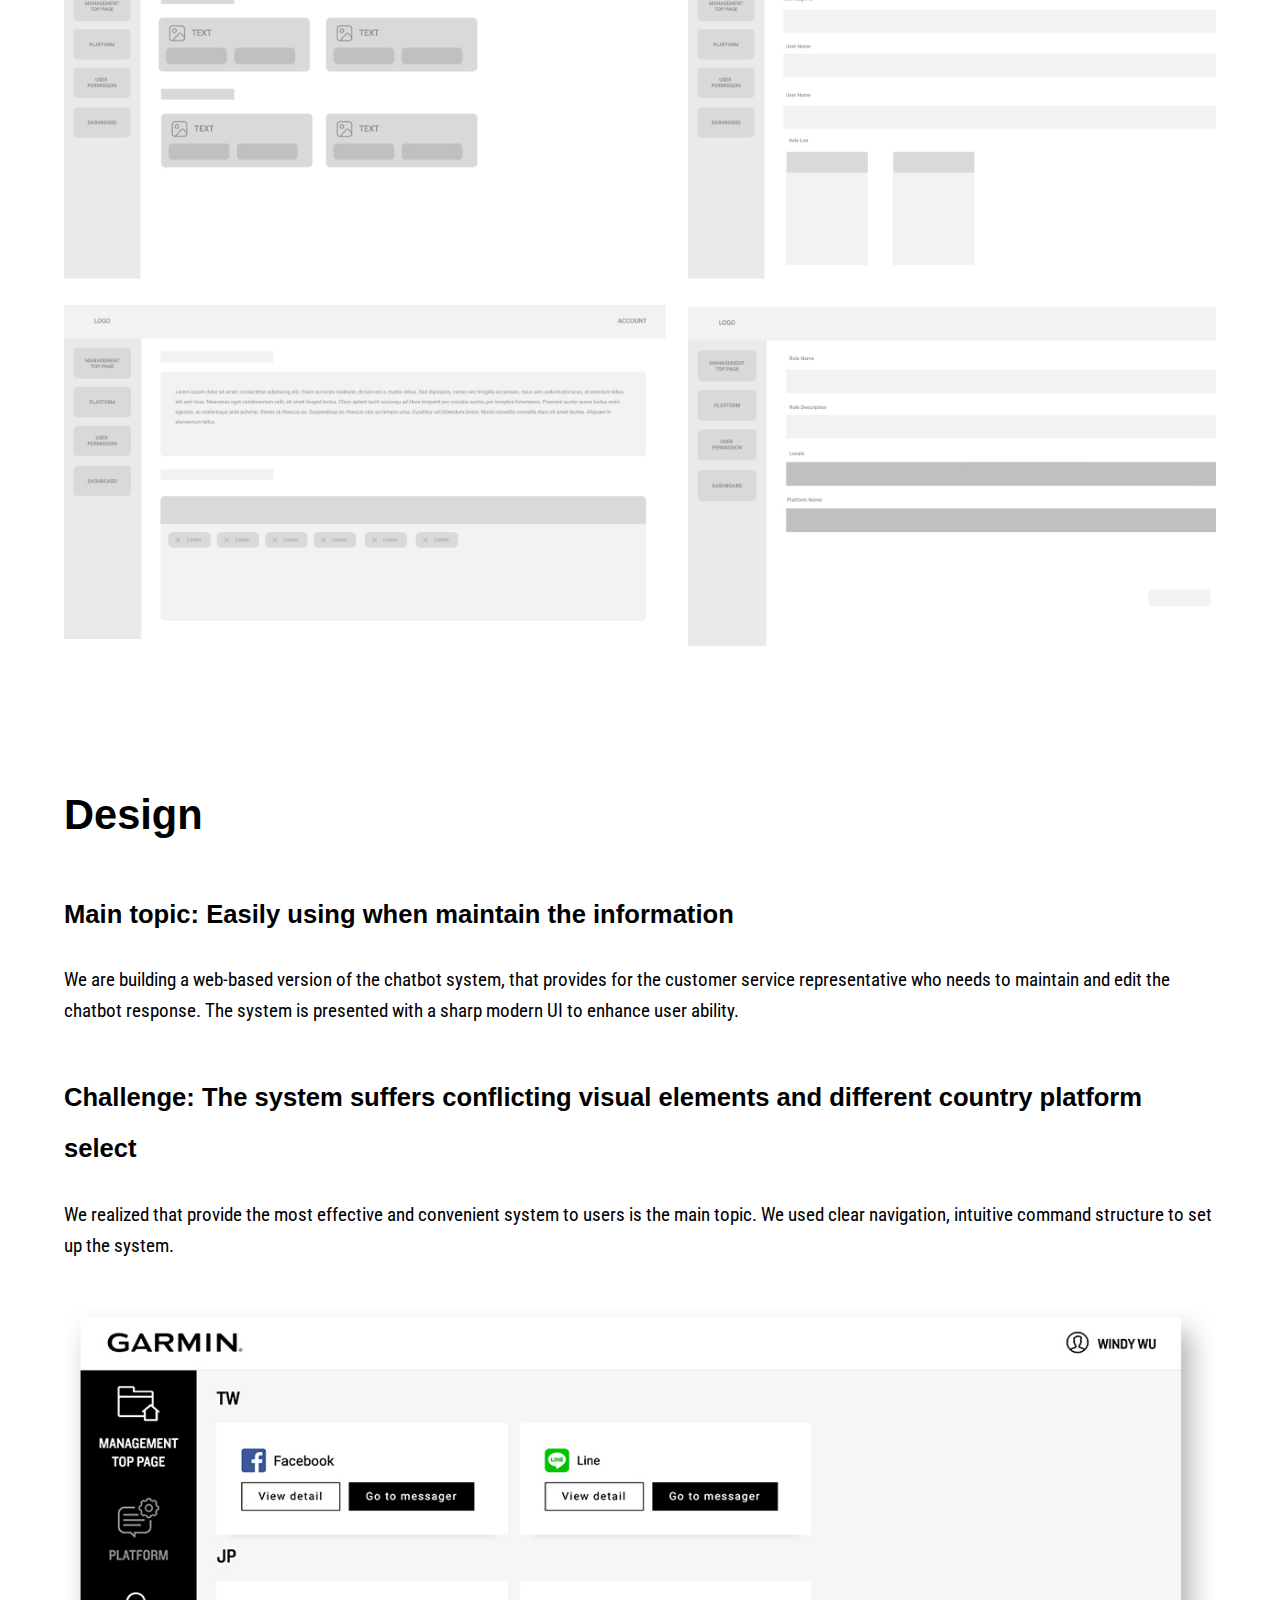
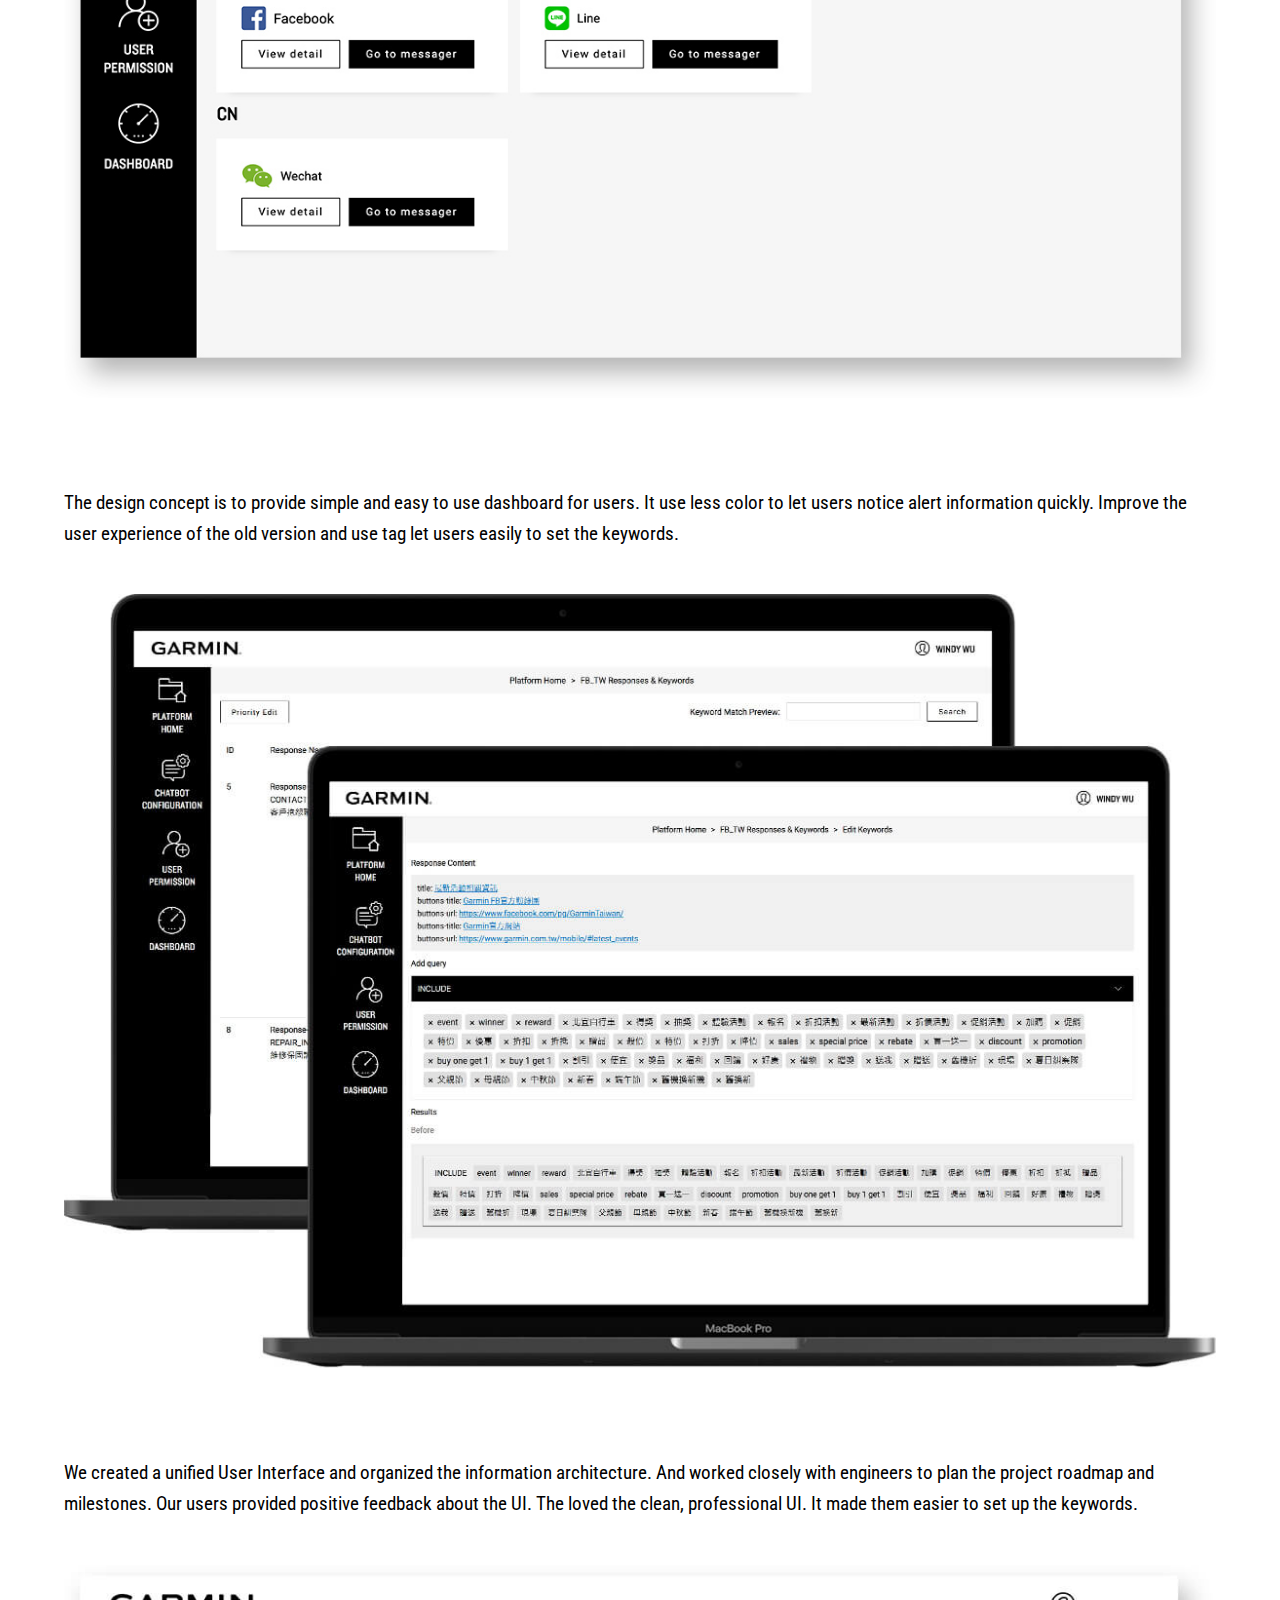
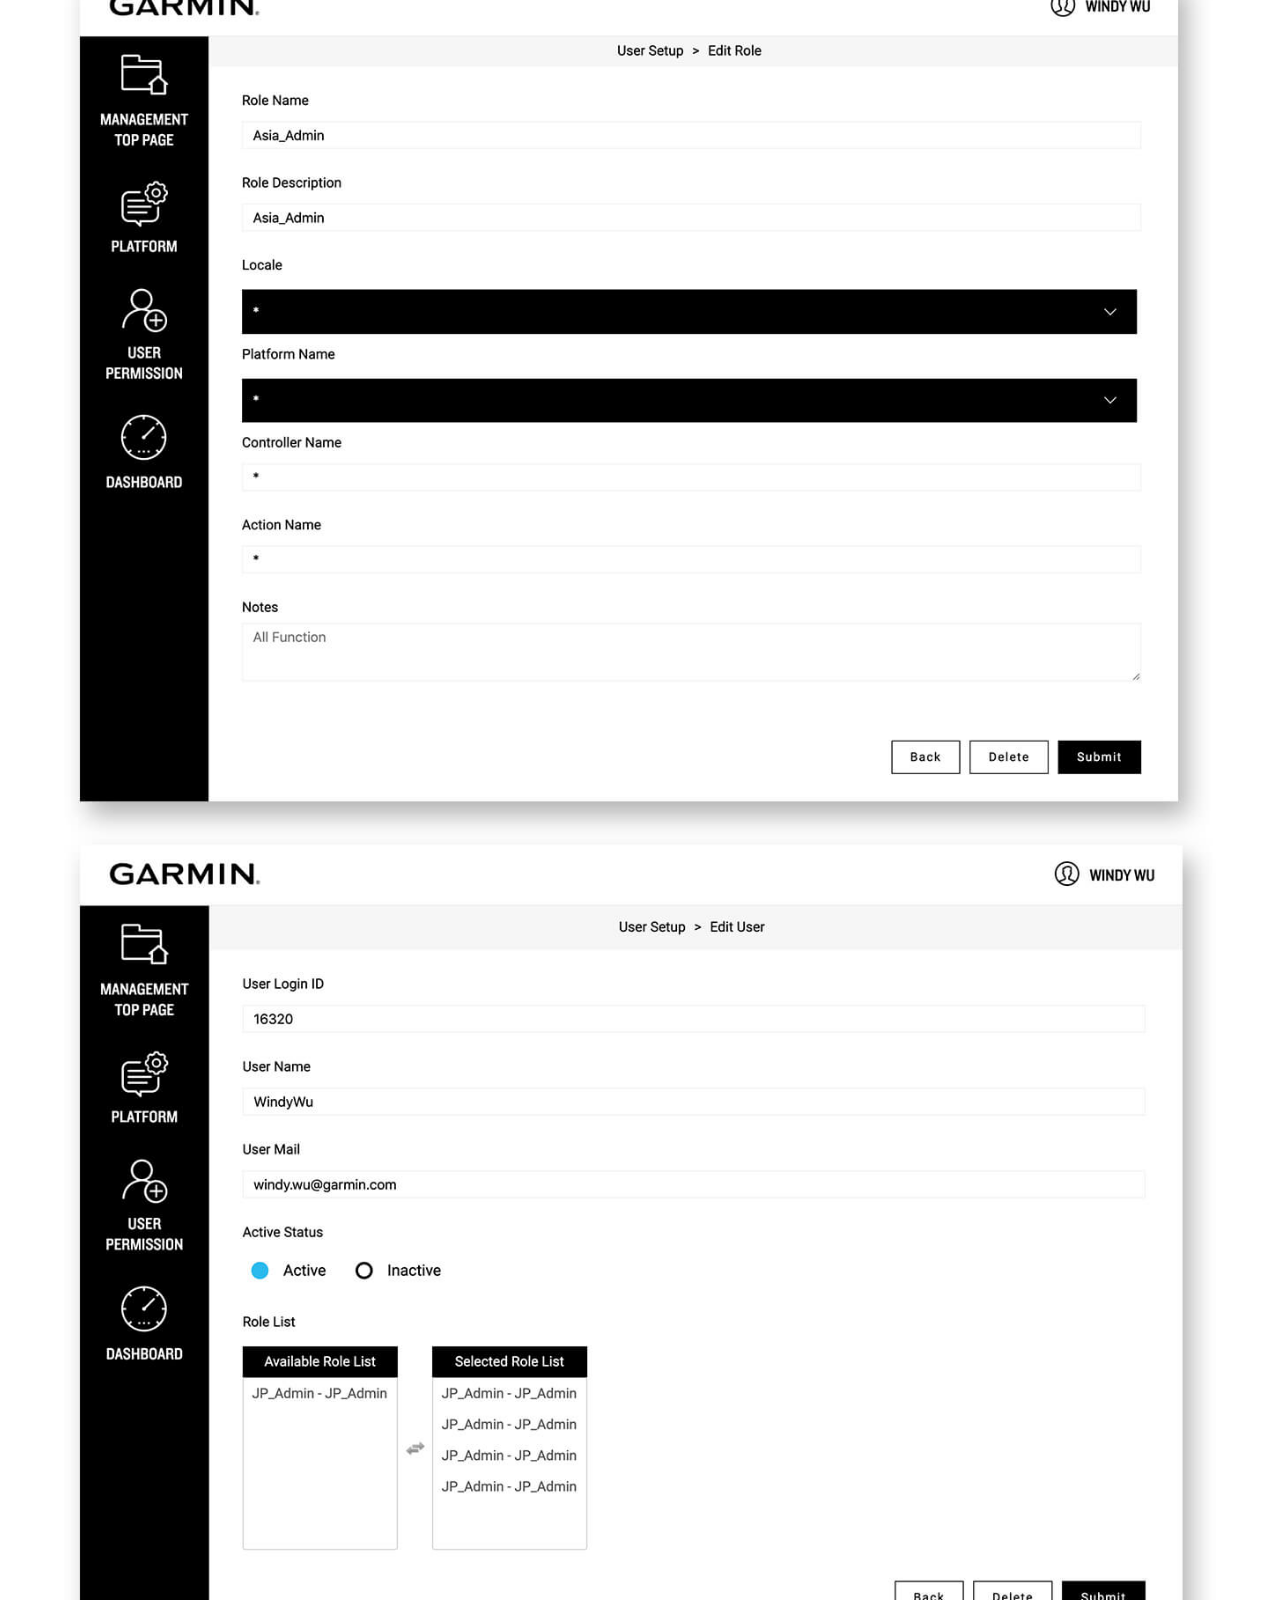
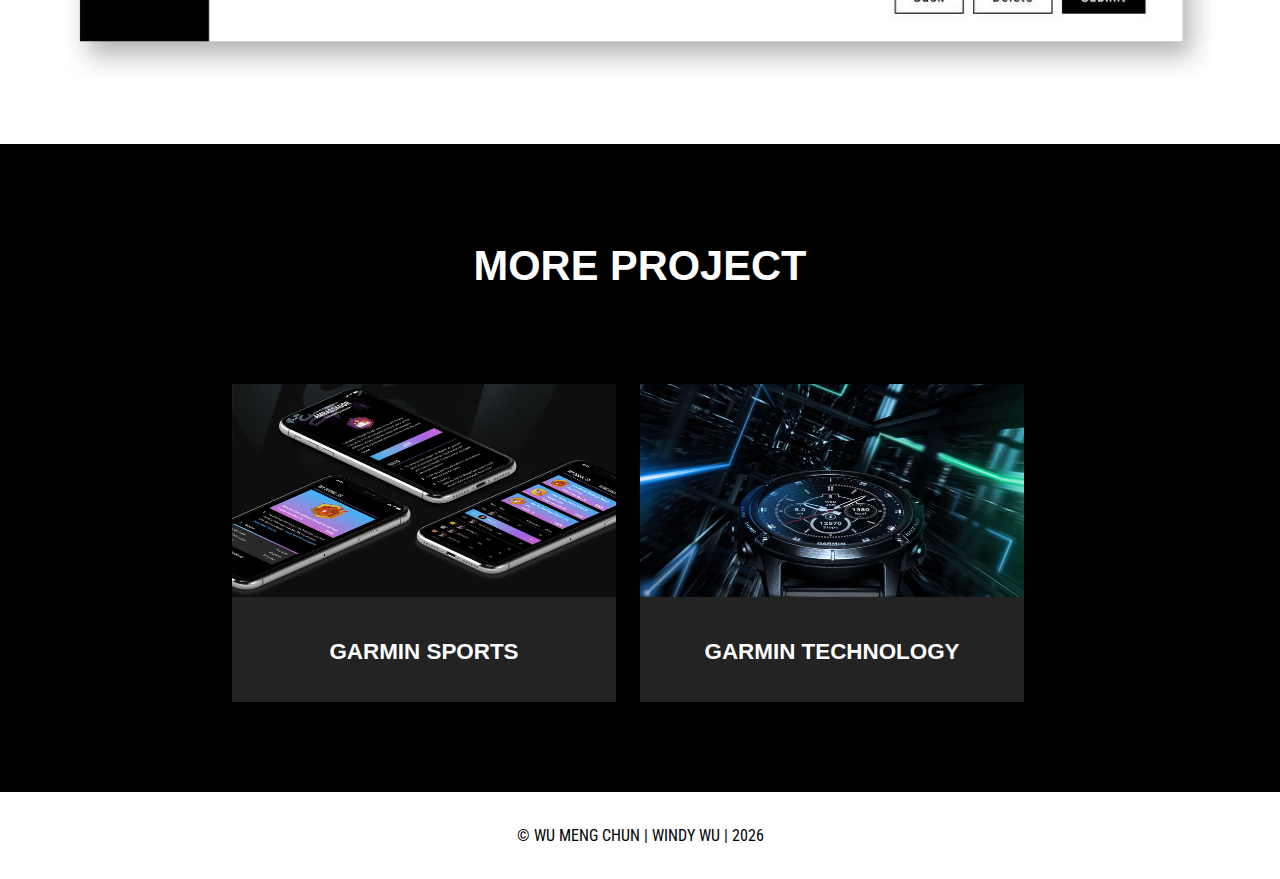
<file: chatbot.html>
<!DOCTYPE html>
<html lang="en">

<head>
    <meta charset="UTF-8">
    <meta name="viewport" content="width=, initial-scale=1.0">
    <link rel="icon" type="image/png" href="images/assets/favicon.png">
    <title>Windy Wu | a design thinking explorer, and like to travel to the world </title>
    <!-- meta -->
    <meta name="Description" content="" />
    <meta property="og:title" content="Windy Wu | a design thinking explorer, and like to travel to the world">
    <meta property="og:description" content="Hello. My name is Wu Meng Chun.I'm UI Designer, Visual Designer & Art Designer.I have passion to design anything that come through my mind ." />
    <meta property="og:url" content="https://wuwindy.github.io/portfolio/" />
    <meta property="og:locale" content="en" />
    <meta property="og:image" content="https://wuwindy.github.io/portfolio/images/logo.jpg" />
    <meta property="og:type" content="website" />
    <!-- style -->
    <link rel="stylesheet" href="css/style.css">
</head>

<body class="work-white-b">
    <header>
        <nav>
            <div id="brand">
                <a class="garmin-logo" target="_blank" href="index.html">
                    <div id="logo"></div>
                </a>
            </div>
            <div id="menu">
                <div id="menu-toggle">
                    <div id="menu-icon">
                        <div class="bar"></div>
                        <div class="bar"></div>
                        <div class="bar"></div>
                    </div>
                </div>
                <ul>
                    <li><a href="index.html#hero">Home</a></li>
                    <li><a href="index.html#about">About</a></li>
                    <li><a href="index.html#focus">Focus</a></li>
                    <li><a href="index.html#works">Works</a></li>
                    <li><a href="index.html#contact">Contact</a></li>
                </ul>
            </div>
        </nav>
    </header>
    <div class="wrapper">
        <div class="hero-banner" style="background-image: url('images/chatbot_01.jpg');"></div>
        <div class="inner">
            <div class="text">
                <span class="title">
                    <h1>Chatbot</h1>
                </span>
                <div class="top-section">
                    <div class="sec-title">
                        <div class="title">
                            <h2>Design Background</h2>
                        </div>
                        <div class="one-column">
                            <div class="inner">
                                <p>Chatbot system first is manual maintain the wordings and settings by customer service. Customer service would need to tidy up the wording and provide the information to engineers for the update. It takes a lot of time to do and doesn't update quickly. Thus, to reduce the edit time, working with engineers to do the backend system for the requirement.</p>
                            </div>
                            <div class="detail-card">
                                <div class="detail-info">
                                    <img src="images/icon/hands-svgrepo-com.svg">
                                    <p>Manpower shortage</p>
                                </div>
                                <div class="detail-info">
                                    <img src="images/icon/update.svg">
                                    <p>Update difficult</p>
                                </div>
                                <div class="detail-info">
                                    <img src="images/icon/without.svg">
                                    <p>Without backend system</p>
                                </div>
                            </div>
                        </div>
                    </div>
                    <div class="border"></div>
                    <div class="sec-title">
                        <div class="title">
                            <h2>Role and Collaborations</h2>
                        </div>
                        <div class="one-column">
                            <div class="inner">
                                <p>As the project designer, I directly discussed with the stakeholder and backend engineers to explore the design style and how to work. I have an interview with the user that help me to figure out some of the user's pain points. And according to the user survey, enhance the user experience.</p>
                            </div>
                        </div>
                    </div>
                    <div class="card-body">
                        <div class="card">
                            <h2>Team</h2>
                            <div class="content">
                                <p>UI / Web Designer - Windy Wu <br>Backend Engineer</p>
                            </div>
                        </div>
                        <div class="card">
                            <h2>Platform</h2>
                            <div class="content">
                                <p>Web</p>
                            </div>
                        </div>
                        <div class="card">
                            <h2>Tools / Skill</h2>
                            <div class="content">
                                <p>Figma, Photoshop, Illustrator, Html, CSS, Jquery</p>
                            </div>
                        </div>
                    </div>
                </div>
                <div class="goal-section">
                    <h2 class="goal-title">Design Goal</h2>
                    <div class="card-body">
                        <div class="card">
                            <img class="icon" src="images/reduce.svg">
                            <h2>Reduce time</h2>
                            <div class="content">
                                <p>User can save their time by using the chatbot backend system.</p>
                            </div>
                        </div>
                        <div class="card">
                            <img class="icon" src="images/userfriendly.svg">
                            <h2>User friendly</h2>
                            <div class="content">
                                <p>Create a user-friendly interface to maintain the system response of the chatbot.</p>
                            </div>
                        </div>
                        <div class="card">
                            <img class="icon" src="images/module.svg">
                            <h2>Module</h2>
                            <div class="content">
                                <p>Because the system would be expanded to other social system in the future, making it module is important.</p>
                            </div>
                        </div>
                    </div>
                </div>
                <div class="outcome-section">
                    <h2 class="goal-title">Outcome and Impact</h2>
                    <div class="card-body">
                        <div class="card">
                            <div class="content">
                                <p>Interview the users and they feedback the system save their working time.</p>
                            </div>
                        </div>
                        <div class="card">
                            <div class="content">
                                <p>Engineer feedback that with the module design can implement to many different country social media system maintenance.</p>
                            </div>
                        </div>
                        <div class="card">
                            <div class="content">
                                <p>The system is successfully used by all the APAC region customer service. And the feedback is positive.</p>
                            </div>
                        </div>
                    </div>
                </div>
                <!-- <div class="design-section">
                    <h2 class="goal-title">Capturing User Behavioral Needs</h2>
                    <div class="card-column">
                        <div class="inner">
                            <p>We interviewed our users and observe how they work and perform their tasks. The users were identified. Our target persona is a product marketing manager or customer service representative who is responsible for creating the connection and maintain the keywords.</p>
                            <div class="content-wrapper">
                                <div class="content">
                                    <div class="text">
                                        <p>Age - 30</p>
                                        <p>Job position - Product marketing manager</p>
                                        <p>Requirements - Need a simple and easy using system for maintain the information</p>
                                        <p>Situation - When a new product launches, I would need to update some new information keywords</p>
                                    </div>
                                </div>
                                <img src="images/persona_3.png" class="user-image">
                            </div>
                            <div class="content-wrapper">
                                <div class="content">
                                    <div class="text">
                                        <p>Age - 27</p>
                                        <p>Job position: Customer service</p>
                                        <p>Requirements - Need to quickly update a lot of information</p>
                                        <p>Situation - When a customer calls and want to solve a product problem, we will summarize all the similar customer feedback. And we would update a lot of the customer feedback once a week</p>
                                    </div>
                                </div>
                                <img src="images/persona_2.png" class="user-image">
                            </div>
                        </div>
                    </div>
                </div> -->
                <div class="design-section">
                    <h2 class="goal-title">User persona</h2>
                    <div class="one-column">
                        <div class="inner">
                            <p>We interviewed our users and observe how they work and perform their tasks. With the data from the interviews, I created a person representing an ideal user of an application. The persona helped me to arrive at a better solution.</p>
                        </div>
                    </div>
                </div>
                <div class="content-wrapper">
                </div>
                <img src="images/chatbot_02-1.jpg">
                <img src="images/chatbot_02-2.jpg">
                <div class="design-section">
                    <h2 class="goal-title">User Journey Map</h2>
                </div>
                <img src="images/chatbot_02-3.jpg">
                <div class="design-section">
                    <h2 class="goal-title">Sitemap</h2>
                </div>
                <img src="images/chatbot_02.jpg">
                <div class="design-section">
                    <h2 class="goal-title">Information Architecture</h2>
                </div>
                <img src="images/chatbot_03-1.jpg">
                <div class="design-section">
                    <h2 class="goal-title">Design System</h2>
                </div>
                <img src="images/chatbot_03.jpg">
                <div class="design-section">
                    <h2 class="goal-title">Wireframe</h2>
                </div>
                <img src="images/chatbot_03-2.jpg">
                <div class="design-section">
                    <h2 class="goal-title">Design</h2>
                    <div class="one-column">
                        <div class="inner">
                            <h3>Main topic: Easily using when maintain the information</h3>
                            <p>We are building a web-based version of the chatbot system, that provides for the customer service representative who needs to maintain and edit the chatbot response. The system is presented with a sharp modern UI to enhance user ability.</p>
                            <h3>Challenge: The system suffers conflicting visual elements and different country platform select</h3>
                            <p>We realized that provide the most effective and convenient system to users is the main topic. We used clear navigation, intuitive command structure to set up the system.</p>
                        </div>
                    </div>
                </div>
                <img src="images/chatbot_04.jpg">
                <div class="design-section">
                    <div class="one-column">
                        <div class="inner">
                            <p>The design concept is to provide simple and easy to use dashboard for users. It use less color to let users notice alert information quickly. Improve the user experience of the old version and use tag let users easily to set the keywords.</p>
                        </div>
                    </div>
                </div>
                <img src="images/chatbot_05.jpg">
                <div class="design-section">
                    <div class="one-column">
                        <div class="inner">
                            <p>We created a unified User Interface and organized the information architecture. And worked closely with engineers to plan the project roadmap and milestones.
                                Our users provided positive feedback about the UI. The loved the clean, professional UI. It made them easier to set up the keywords.</p>
                        </div>
                    </div>
                </div>
                <img src="images/chatbot_06.jpg">
            </div>
        </div>
        <div class="more-project">
            <h2>More project</h2>
            <div class="card">
                <a class="card-body" href="garmin-sports.html">
                    <img src="images/garmin-sports-hero.jpg">
                    <p>garmin sports</p>
                </a>
                <a class="card-body" href="garmin-technology.html">
                    <img src="images/garmin-technology-hero.jpg">
                    <p>garmin technology</p>
                </a>
            </div>
        </div>
    </div>
    <footer class="note-w">
        <p data-id='footer'></p>
    </footer>
    </div>
    <script src="js/jquery-3.1.1.min.js"></script>
    <script src="js/date.js"></script>
</body>

</html>
</file>
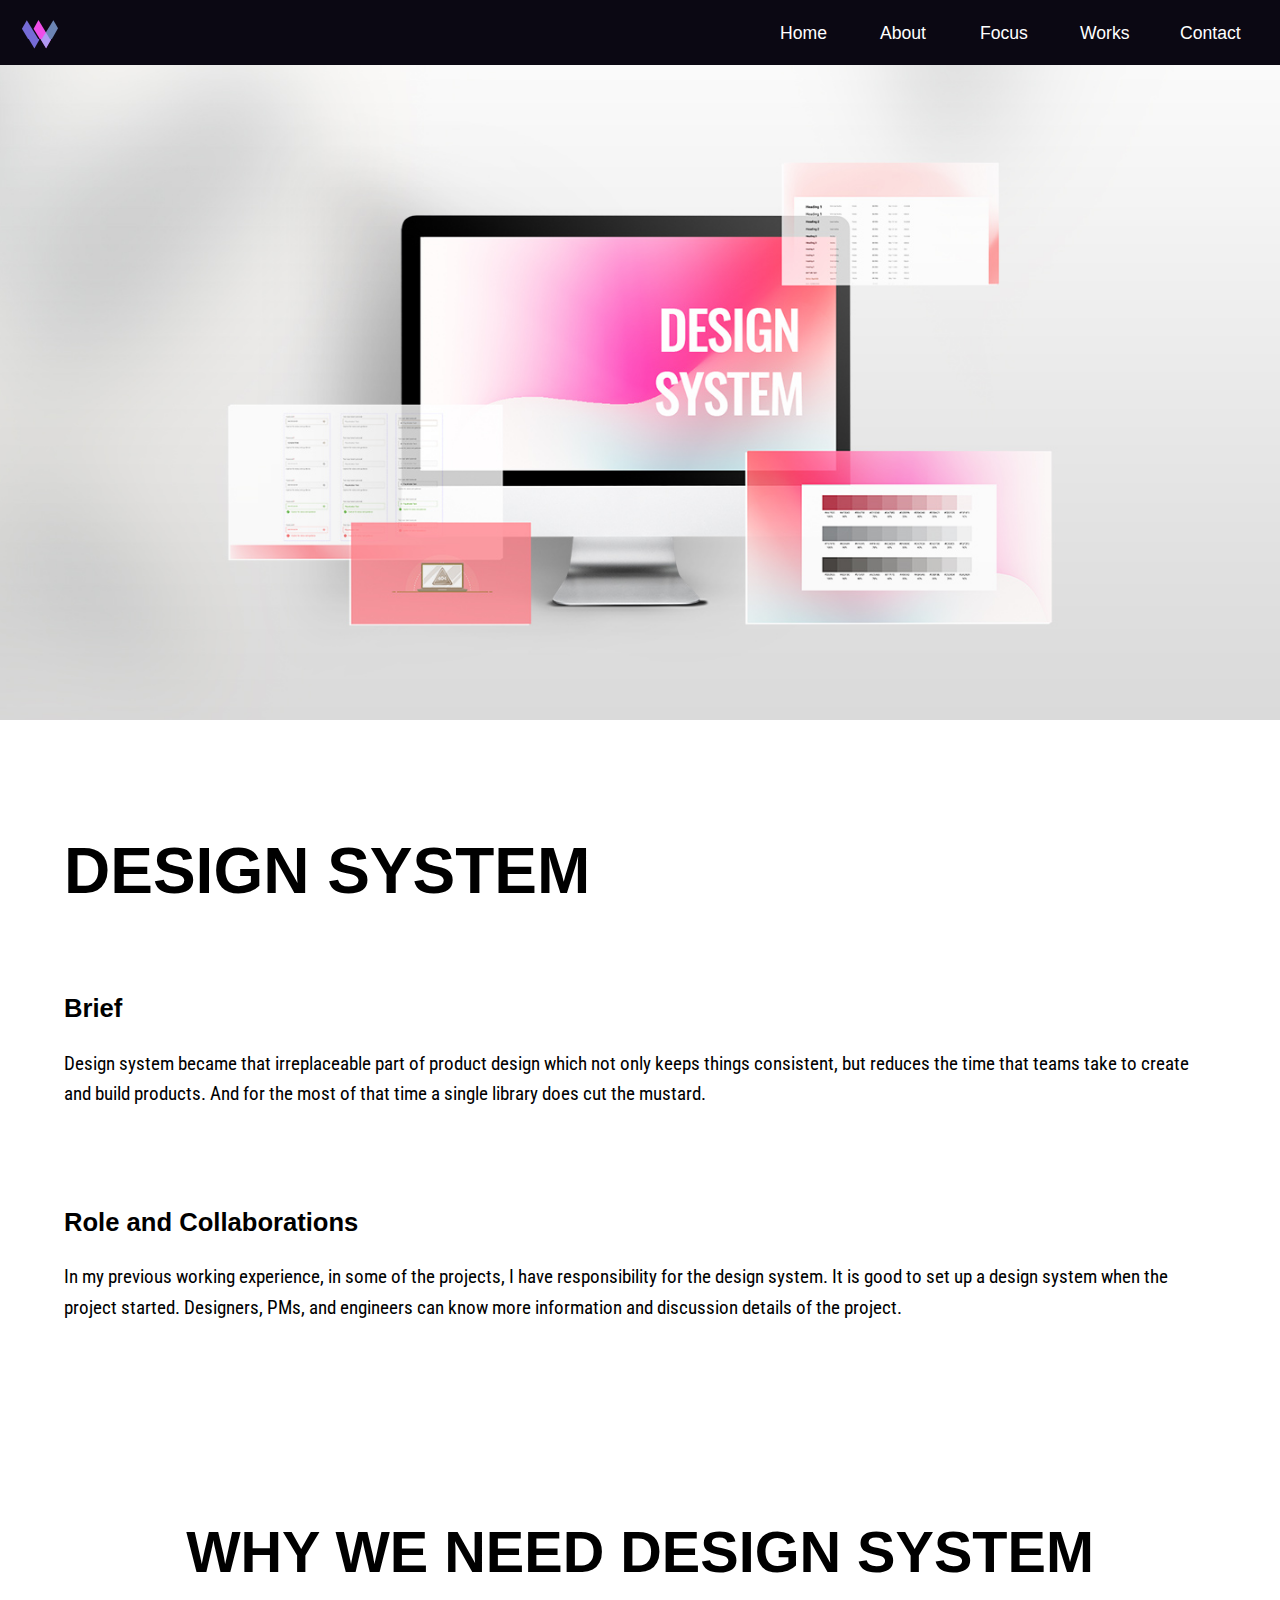
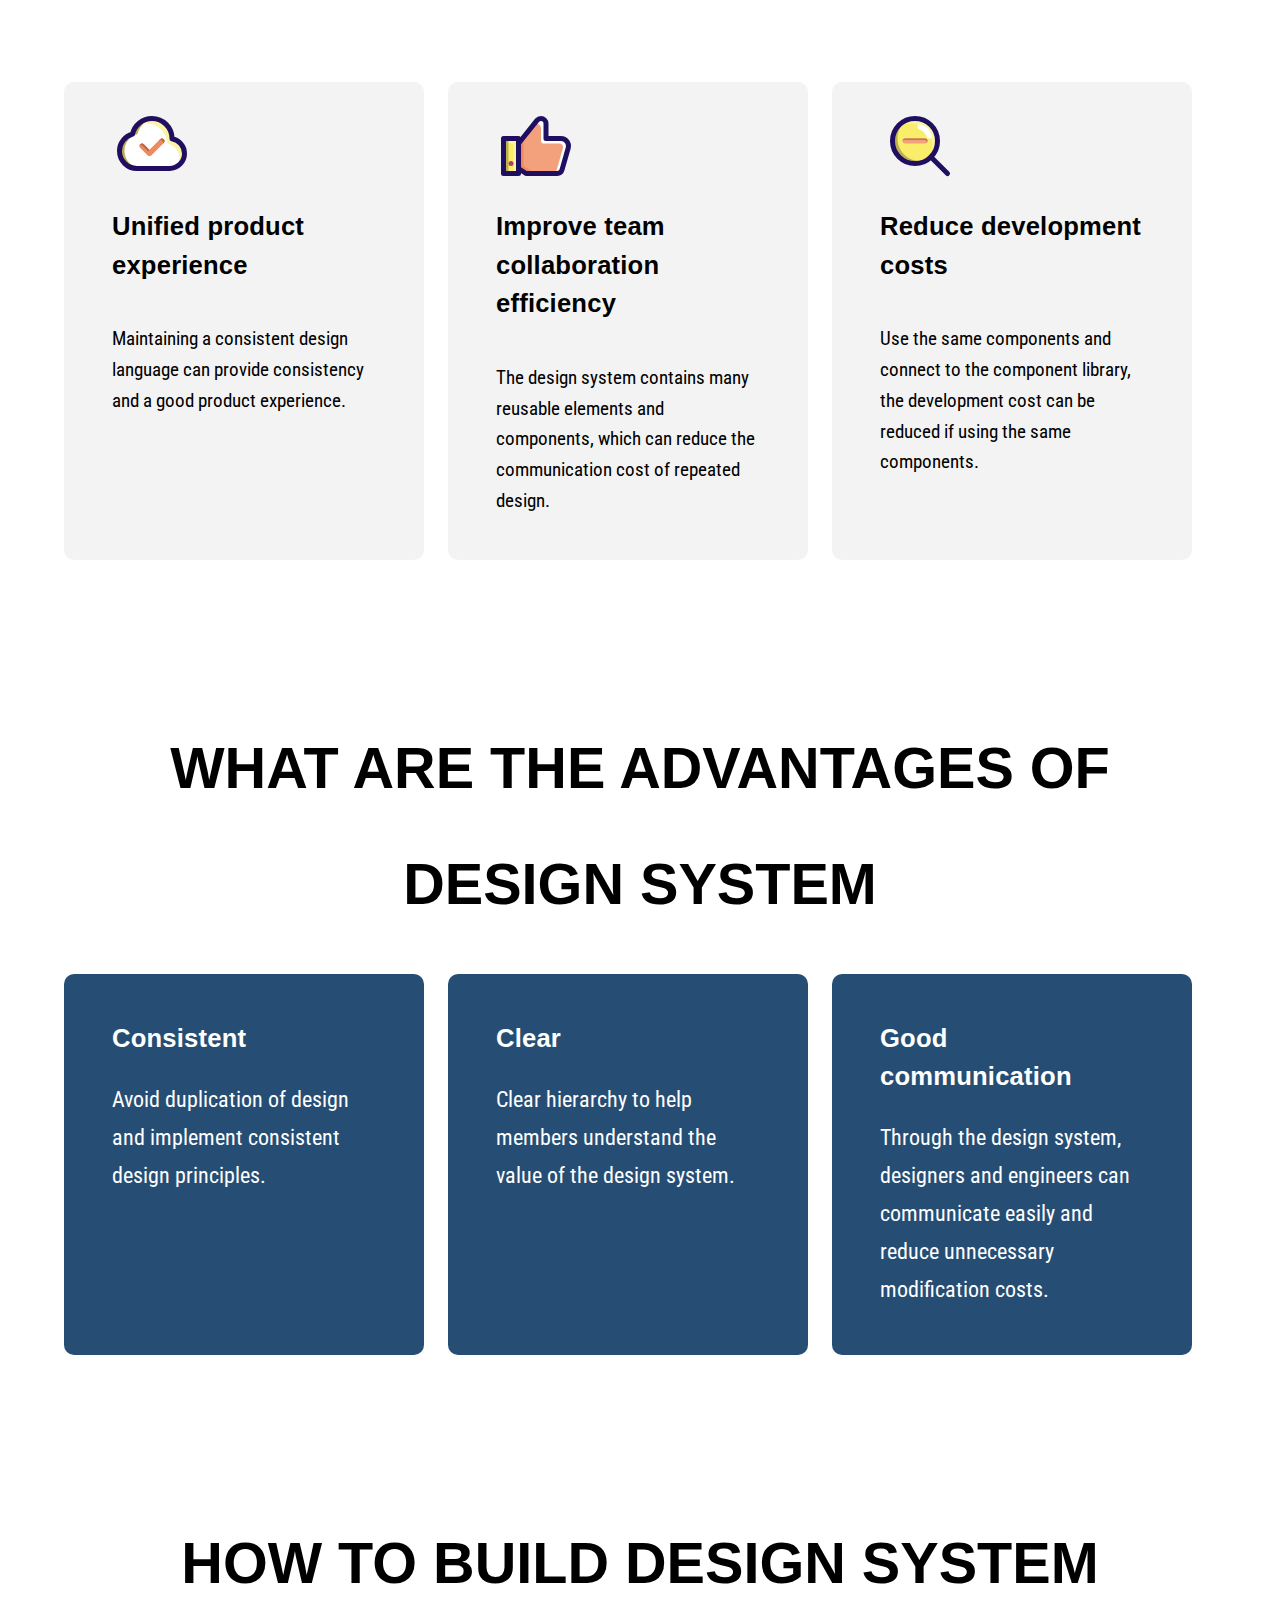
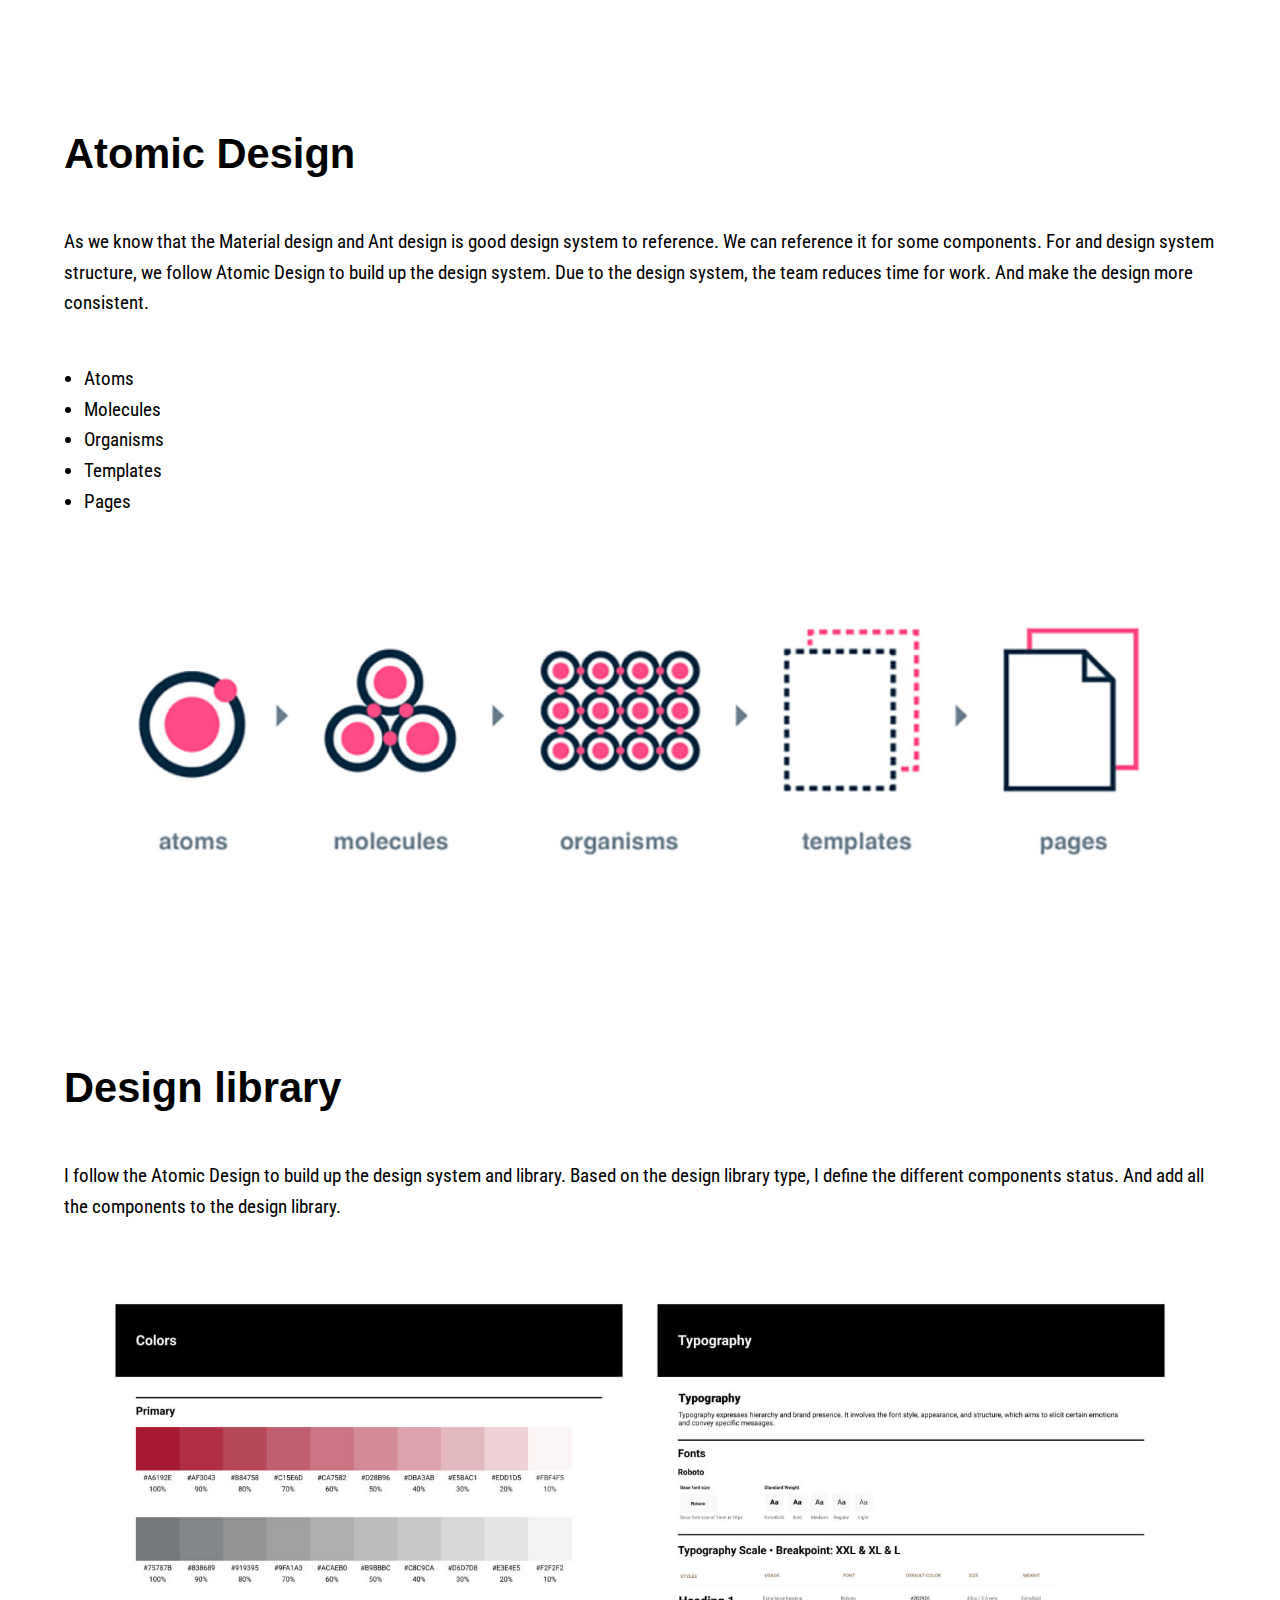
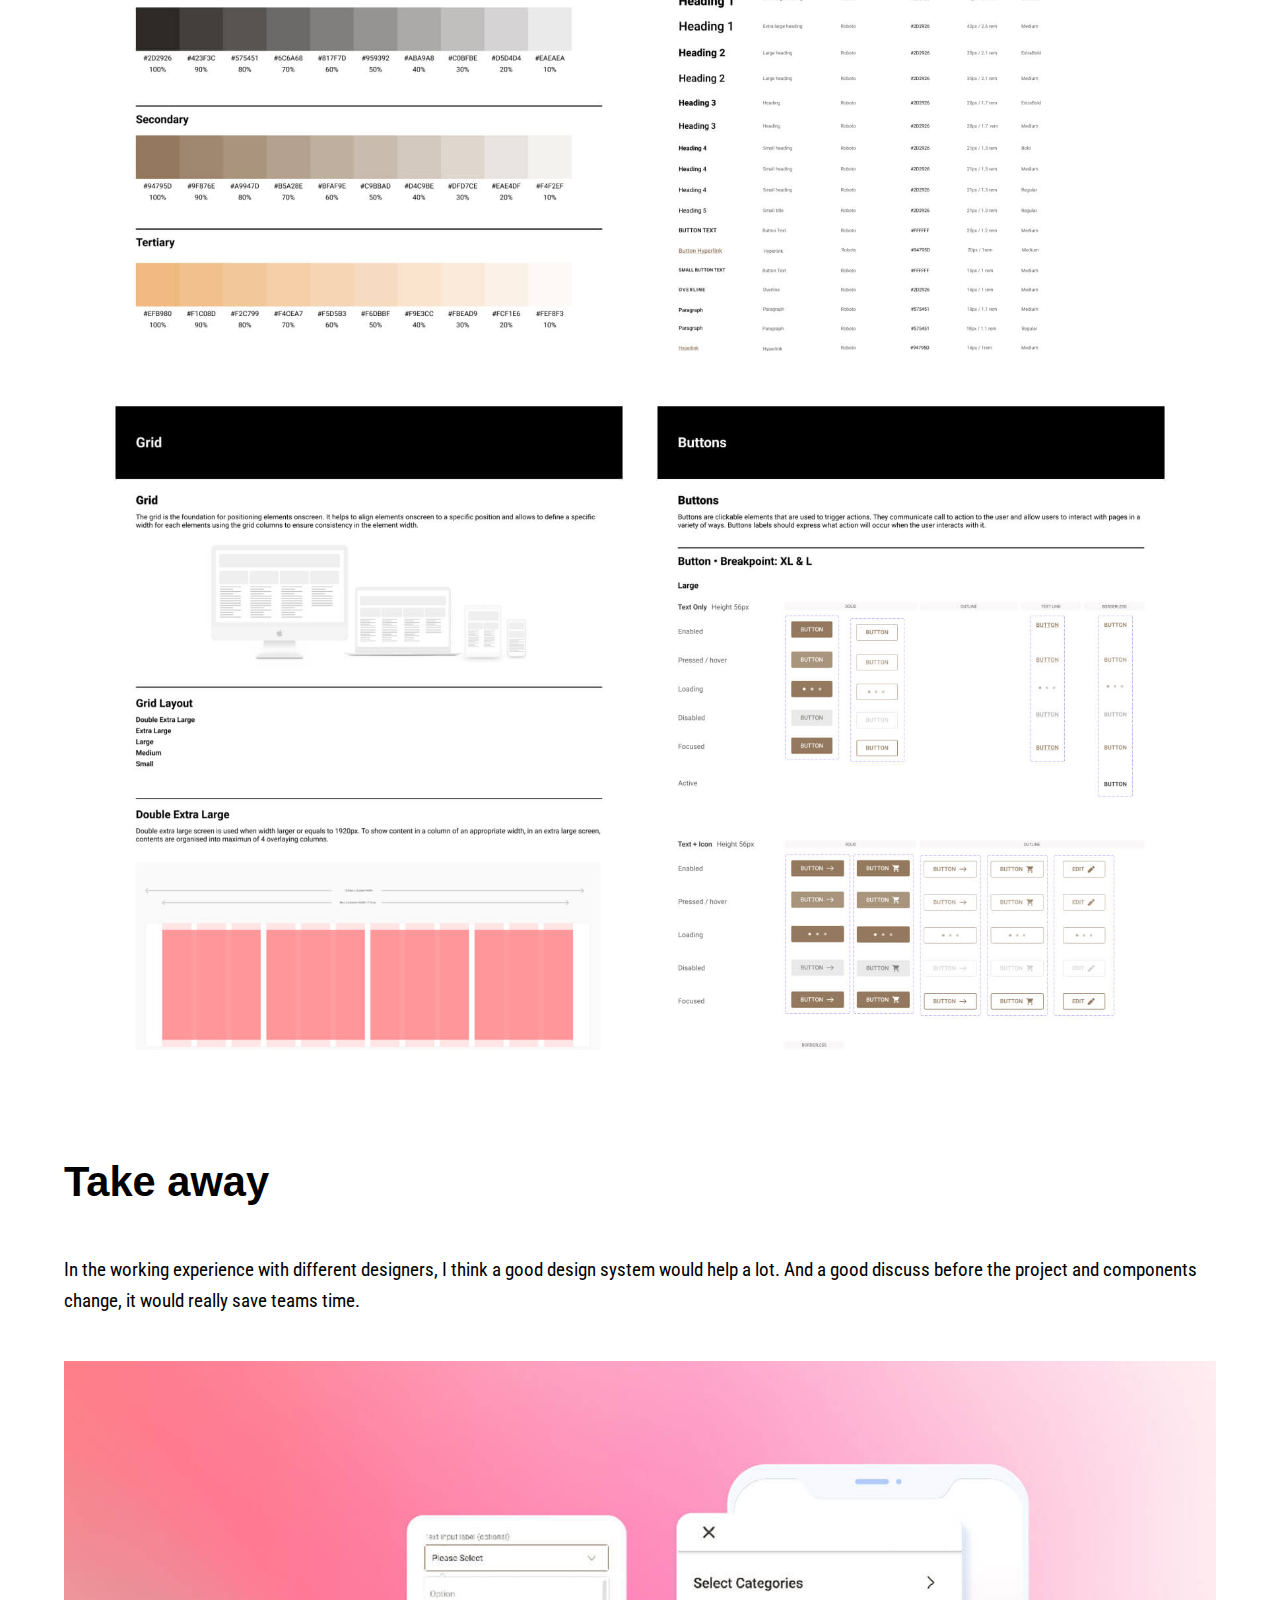
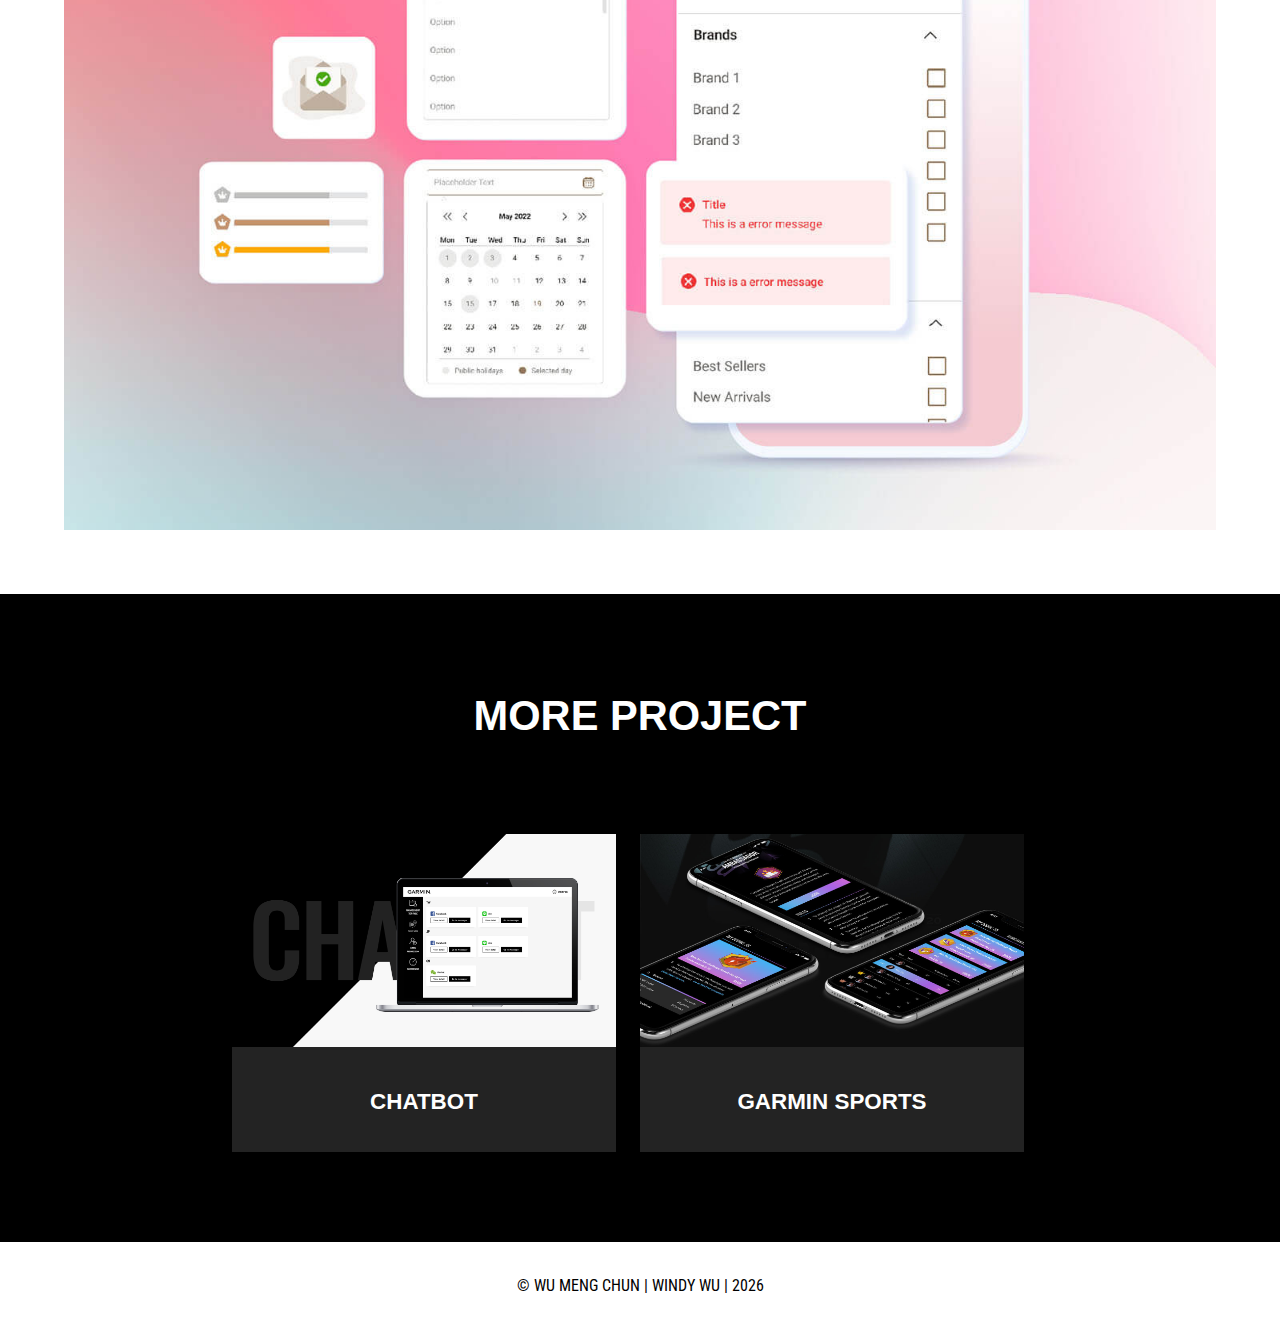
<file: design-system.html>
<!DOCTYPE html>
<html lang="en">

<head>
    <meta charset="UTF-8">
    <meta name="viewport" content="width=, initial-scale=1.0">
    <link rel="icon" type="image/png" href="images/assets/favicon.png">
    <title>Windy Wu | a design thinking explorer, and like to travel to the world </title>
    <!-- meta -->
    <meta name="Description" content="" />
    <meta property="og:title" content="Windy Wu | a design thinking explorer, and like to travel to the world">
    <meta property="og:description" content="Hello. My name is Wu Meng Chun.I'm UI Designer, Visual Designer & Art Designer.I have passion to design anything that come through my mind ." />
    <meta property="og:url" content="https://wuwindy.github.io/portfolio/" />
    <meta property="og:locale" content="en" />
    <meta property="og:image" content="https://wuwindy.github.io/portfolio/images/logo.jpg" />
    <meta property="og:type" content="website" />
    <!-- style -->
    <link rel="stylesheet" href="css/style.css">
</head>

<body class="work-white-b">
    <header>
        <nav>
            <div id="brand">
                <a class="garmin-logo" target="_blank" href="index.html">
                    <div id="logo"></div>
                </a>
            </div>
            <div id="menu">
                <div id="menu-toggle">
                    <div id="menu-icon">
                        <div class="bar"></div>
                        <div class="bar"></div>
                        <div class="bar"></div>
                    </div>
                </div>
                <ul>
                    <li><a href="index.html#hero">Home</a></li>
                    <li><a href="index.html#about">About</a></li>
                    <li><a href="index.html#focus">Focus</a></li>
                    <li><a href="index.html#works">Works</a></li>
                    <li><a href="index.html#contact">Contact</a></li>
                </ul>
            </div>
        </nav>
    </header>
    <div class="wrapper">
        <div class="hero-banner" style="background-image: url('images/dls_01.jpg');"></div>
        <div class="inner">
            <div class="text">
                <span class="title">
                    <h1>Design System</h1>
                </span>
                <div class="top-section">
                    <div class="sec-title">
                        <div class="title">
                            <h2>Brief</h2>
                        </div>
                        <div class="one-column">
                            <div class="inner">
                                <p>Design system became that irreplaceable part of product design which not only keeps things consistent, but reduces the time that teams take to create and build products. And for the most of that time a single library does cut the mustard.</p>
                            </div>
                        </div>
                    </div>
                    <div class="border"></div>
                    <div class="sec-title">
                        <div class="title">
                            <h2>Role and Collaborations</h2>
                        </div>
                        <div class="one-column">
                            <div class="inner">
                                <p>In my previous working experience, in some of the projects, I have responsibility for the design system. It is good to set up a design system when the project started. Designers, PMs, and engineers can know more information and discussion details of the project. </p>
                            </div>
                        </div>
                    </div>
                </div>
                <div class="goal-section">
                    <h2 class="goal-title">Why we need Design System</h2>
                    <div class="card-body">
                        <div class="card">
                            <img class="icon" src="images/unified.svg">
                            <h2>Unified product experience</h2>
                            <div class="content">
                                <p>Maintaining a consistent design language can provide consistency and a good product experience.</p>
                            </div>
                        </div>
                        <div class="card">
                            <img class="icon" src="images/emoticon.svg">
                            <h2>Improve team collaboration efficiency</h2>
                            <div class="content">
                                <p>The design system contains many reusable elements and components, which can reduce the communication cost of repeated design.</p>
                            </div>
                        </div>
                        <div class="card">
                            <img class="icon" src="images/reduce.svg">
                            <h2>Reduce development costs</h2>
                            <div class="content">
                                <p>Use the same components and connect to the component library, the development cost can be reduced if using the same components.</p>
                            </div>
                        </div>
                    </div>
                </div>
                <div class="outcome-section">
                    <h2 class="goal-title">What are the advantages of design system</h2>
                    <div class="card-body">
                        <div class="card">
                            <div class="content">
                                <h2>Consistent</h2>
                                <p>Avoid duplication of design and implement consistent design principles.</p>
                            </div>
                        </div>
                        <div class="card">
                            <div class="content">
                                <h2>Clear</h2>
                                <p>Clear hierarchy to help members understand the value of the design system.</p>
                            </div>
                        </div>
                        <div class="card">
                            <div class="content">
                                <h2>Good communication</h2>
                                <p>Through the design system, designers and engineers can communicate easily and reduce unnecessary modification costs.</p>
                            </div>
                        </div>
                    </div>
                </div>
                <h2 class="center-title">How to build Design system</h2>
                <div class="design-section">
                    <h2 class="goal-title">Atomic Design</h2>
                    <div class="one-column">
                        <div class="inner">
                            <p>As we know that the Material design and Ant design is good design system to reference. We can reference it for some components. For and design system structure, we follow Atomic Design to build up the design system. Due to the design system, the team reduces time for work. And make the design more consistent.</p>
                            <li>Atoms</li>
                            <li>Molecules</li>
                            <li>Organisms</li>
                            <li>Templates</li>
                            <li>Pages</li>
                        </div>
                    </div>
                </div>
                <img src="images/dls_03.jpg">
                <div class="design-section">
                    <h2 class="goal-title">Design library</h2>
                    <div class="one-column">
                        <div class="inner">
                            <p>I follow the Atomic Design to build up the design system and library. Based on the design library type, I define the different components status. And add all the components to the design library.</p>
                        </div>
                    </div>
                    <img src="images/dls_04.jpg">
                    <br><br>
                    <img src="images/dls_05.jpg">
                </div>
                <div class="design-section">
                    <h2 class="goal-title">Take away</h2>
                    <div class="one-column">
                        <div class="inner">
                            <p>In the working experience with different designers, I think a good design system would help a lot. And a good discuss before the project and components change, it would really save teams time.</p>
                        </div>
                    </div>
                </div>
                <img src="images/dls_02.jpg">
            </div>
        </div>
        <div class="more-project">
            <h2>More project</h2>
            <div class="card">
                <a class="card-body" href="chatbot.html">
                    <img src="images/chatbot-hero.jpg">
                    <p>chatbot</p>
                </a>
                <a class="card-body" href="garmin-sports.html">
                    <img src="images/garmin-sports-hero.jpg">
                    <p>garmin sports</p>
                </a>
            </div>
        </div>
        <footer class="note-w">
            <p data-id='footer'></p>
        </footer>
    </div>
    <script src="js/jquery-3.1.1.min.js"></script>
    <script src="js/date.js"></script>
</body>

</html>
</file>
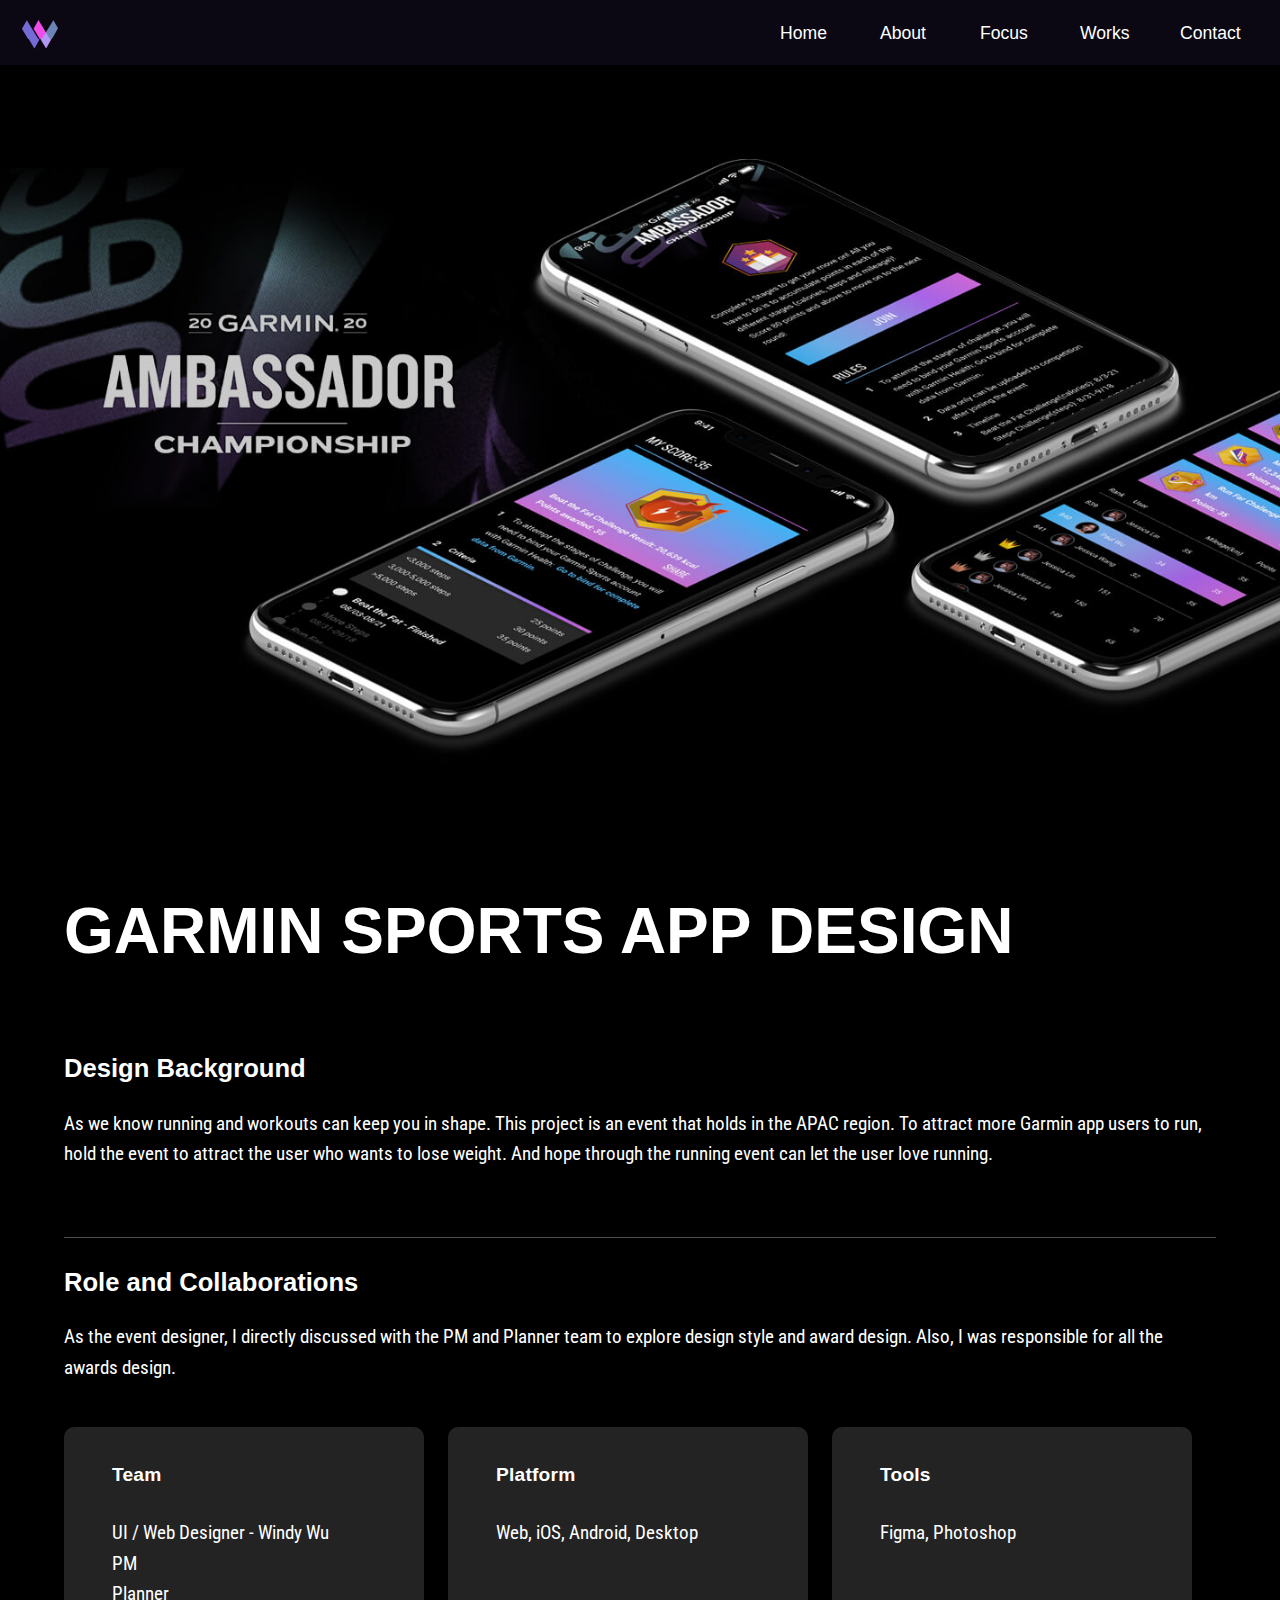
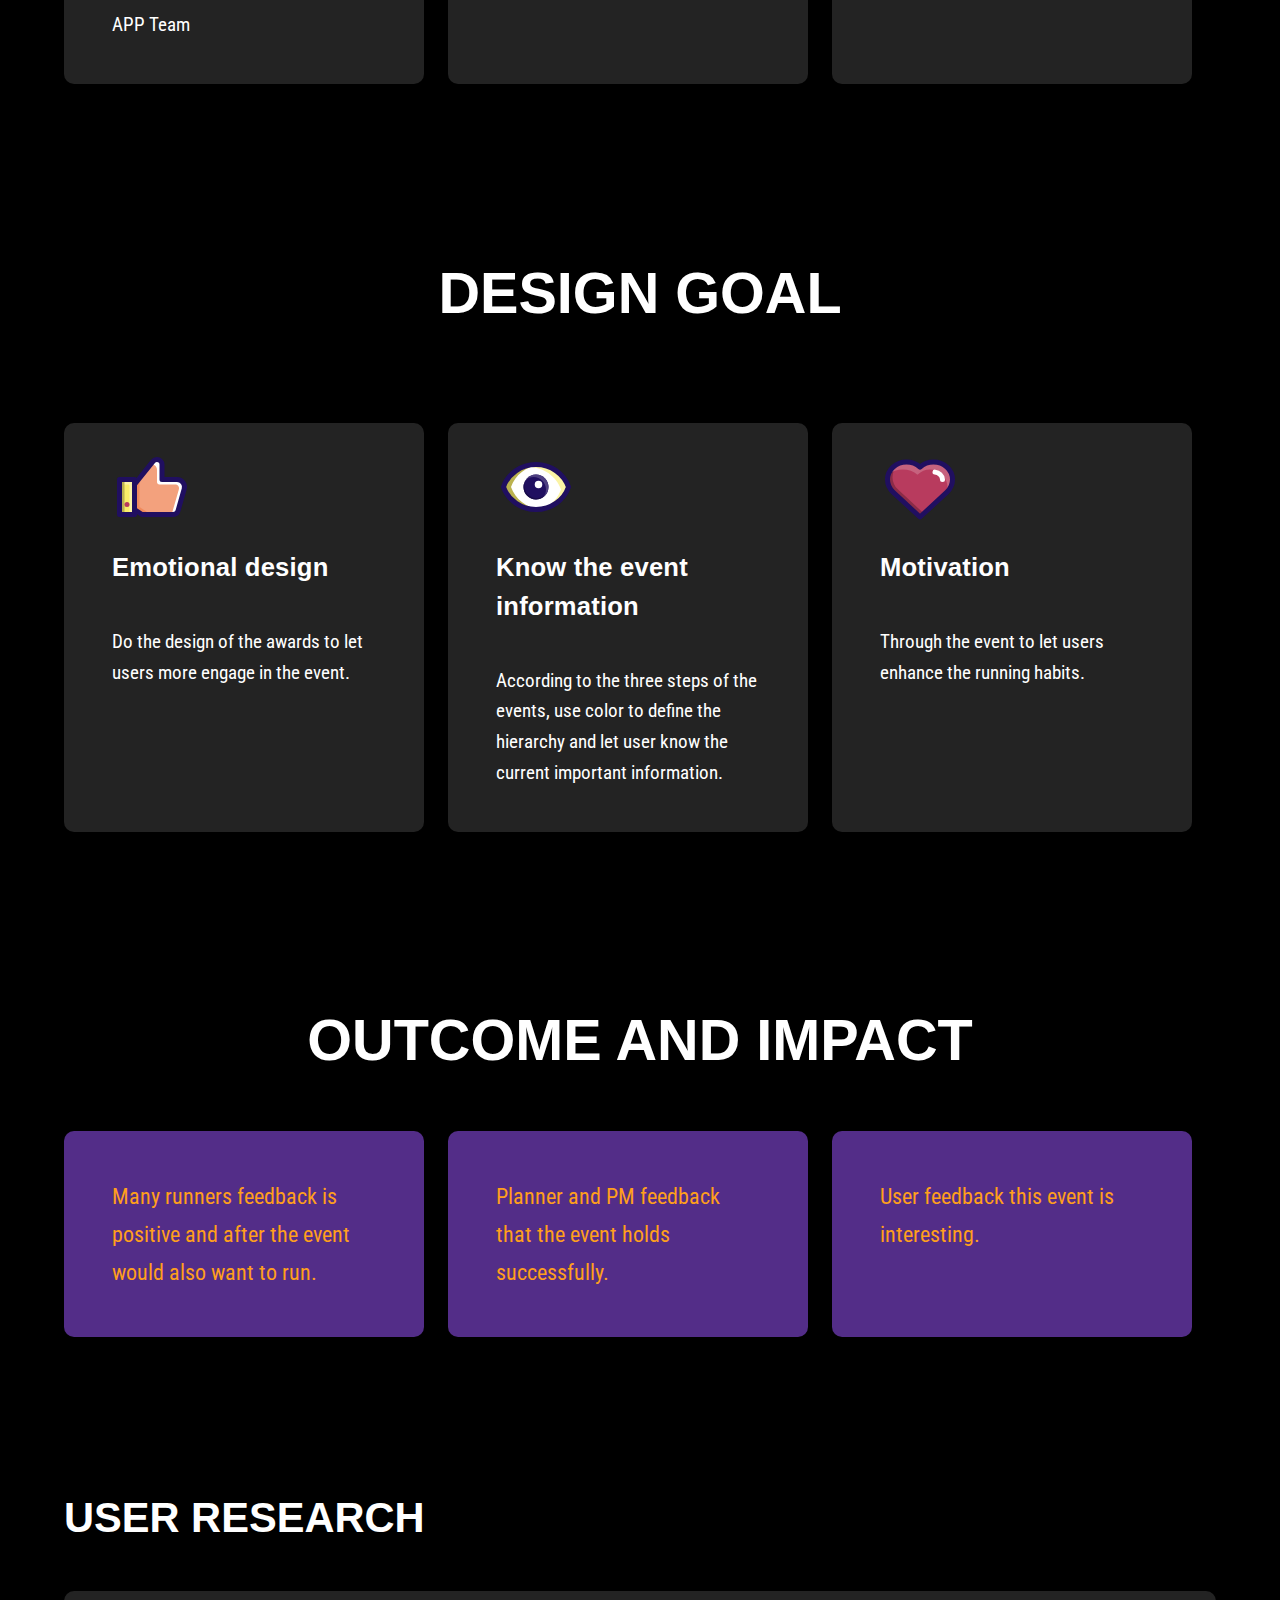
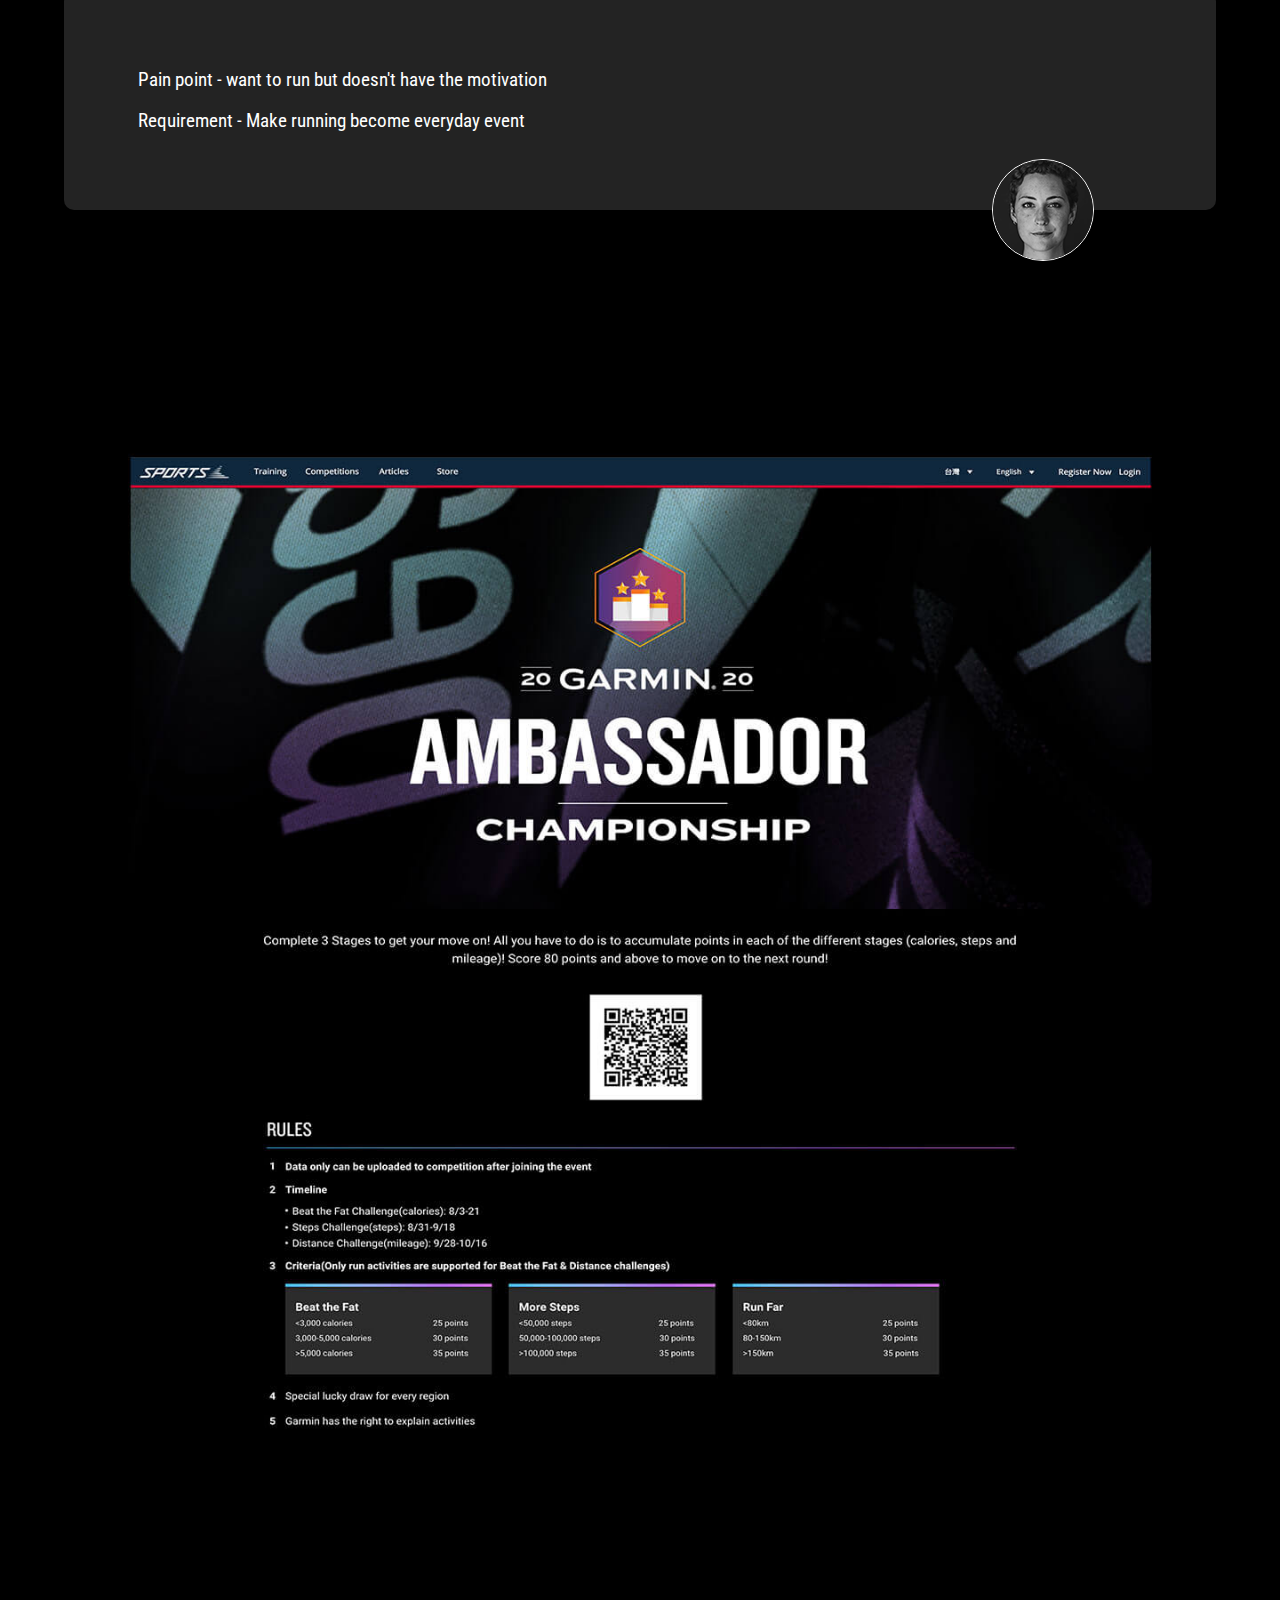
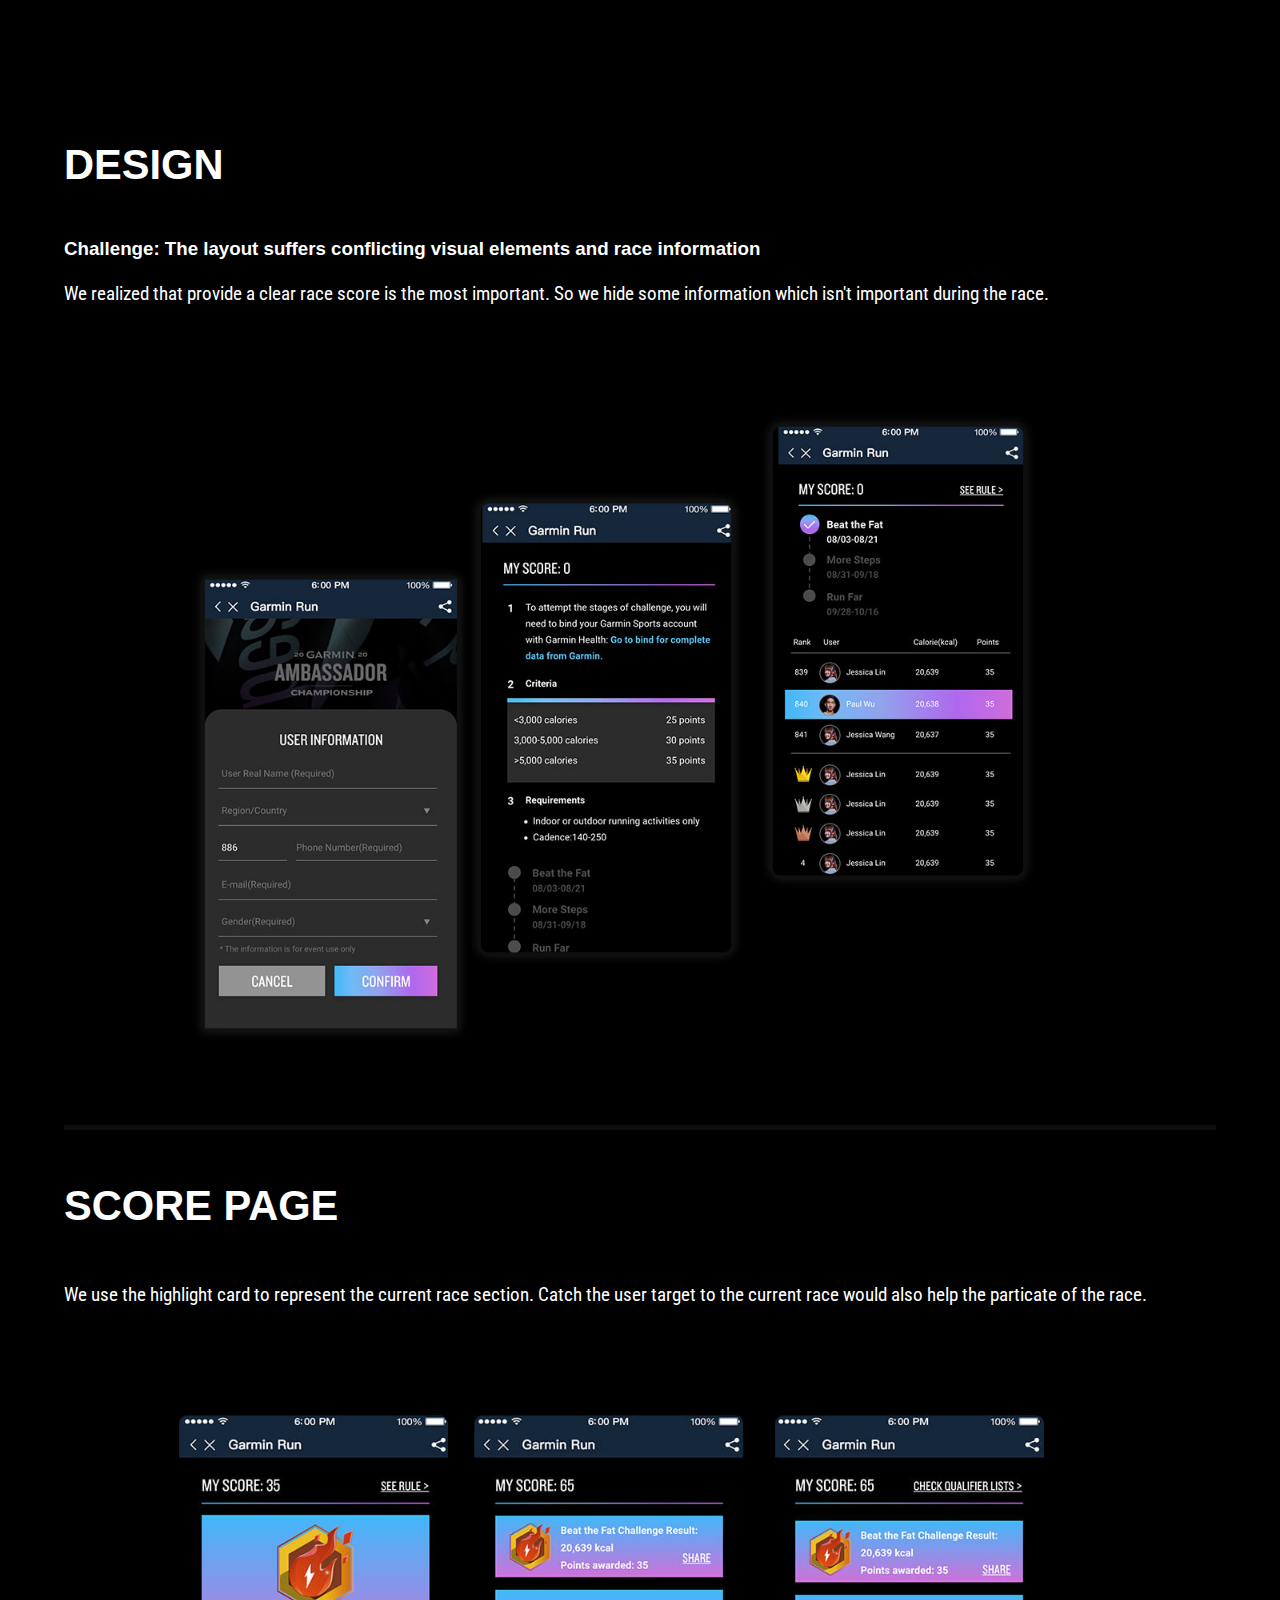
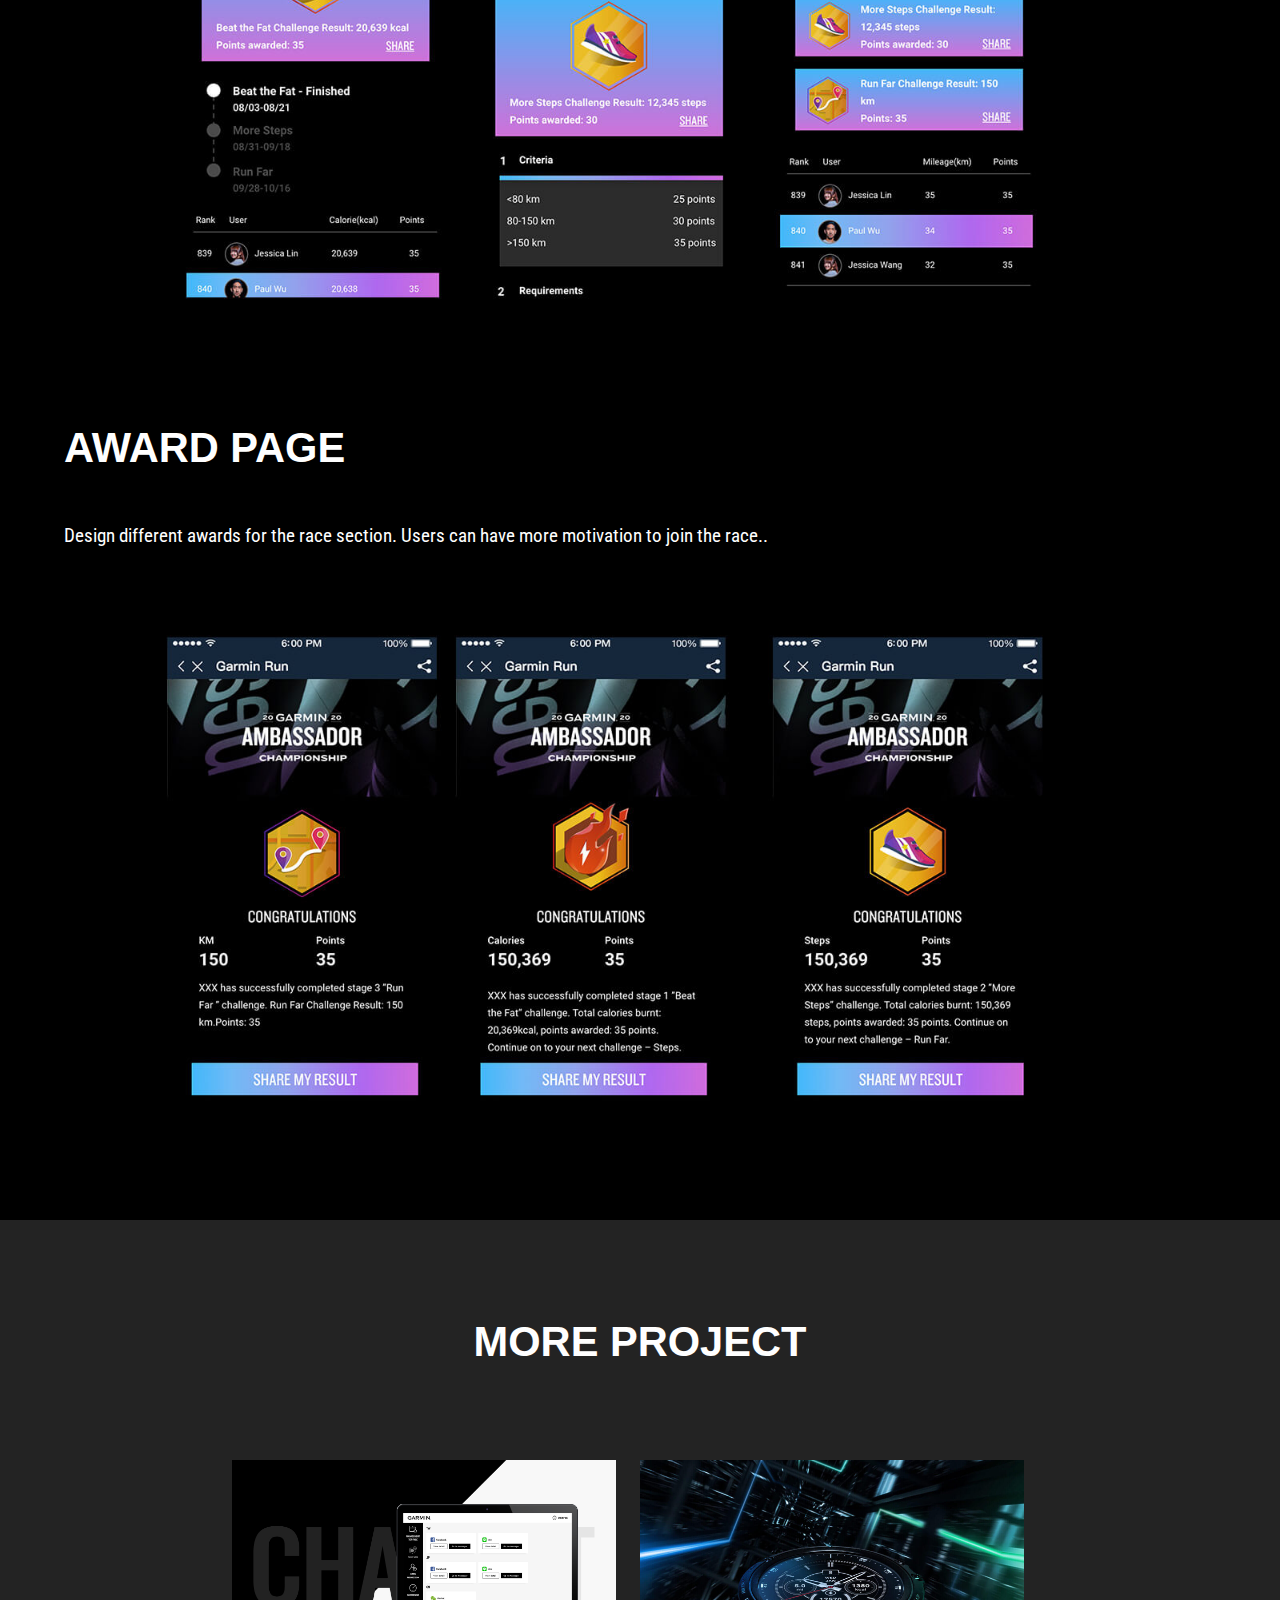
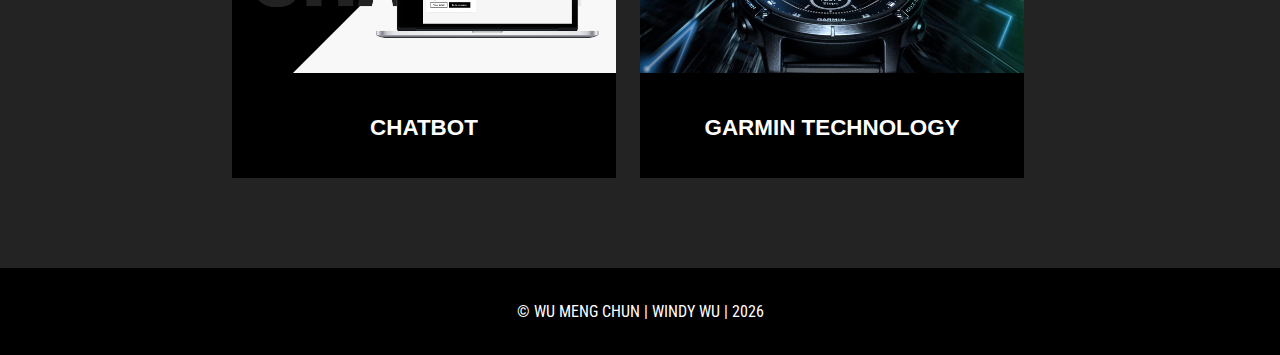
<file: garmin-sports.html>
<!DOCTYPE html>
<html lang="en">

<head>
    <meta charset="UTF-8">
    <meta name="viewport" content="width=, initial-scale=1.0">
    <link rel="icon" type="image/png" href="images/assets/favicon.png">
    <title>Windy Wu | a design thinking explorer, and like to travel to the world </title>
    <!-- meta -->
    <meta name="Description" content="" />
    <meta property="og:title" content="Windy Wu | a design thinking explorer, and like to travel to the world">
    <meta property="og:description" content="Hello. My name is Wu Meng Chun.I'm UI Designer, Visual Designer & Art Designer.I have passion to design anything that come through my mind ." />
    <meta property="og:url" content="https://wuwindy.github.io/portfolio/" />
    <meta property="og:locale" content="en" />
    <meta property="og:image" content="https://wuwindy.github.io/portfolio/images/logo.jpg" />
    <meta property="og:type" content="website" />
    <!-- style -->
    <link rel="stylesheet" href="css/style.css">
</head>

<body class="work-black-b">
    <header>
        <nav>
            <div id="brand">
                <a class="garmin-logo" target="_blank" href="index.html">
                    <div id="logo"></div>
                </a>
            </div>
            <div id="menu">
                <div id="menu-toggle">
                    <div id="menu-icon">
                        <div class="bar"></div>
                        <div class="bar"></div>
                        <div class="bar"></div>
                    </div>
                </div>
                <ul>
                    <li><a href="index.html#hero">Home</a></li>
                    <li><a href="index.html#about">About</a></li>
                    <li><a href="index.html#focus">Focus</a></li>
                    <li><a href="index.html#works">Works</a></li>
                    <li><a href="index.html#contact">Contact</a></li>
                </ul>
            </div>
        </nav>
    </header>
    <div class="wrapper">
        <div class="hero-banner" style="background-image: url('images/garminsports_01.jpg');">
        </div>
        <div class="inner">
            <div class="text"><span class="title">
                    <h1>Garmin Sports APP Design</h1>
                </span>
                <div class="top-section">
                    <div class="sec-title">
                        <div class="title">
                            <h2>Design Background</h2>
                        </div>
                        <div class="one-column">
                            <div class="inner">
                                <p>As we know running and workouts can keep you in shape. This project is an event that holds in the APAC region. To attract more Garmin app users to run, hold the event to attract the user who wants to lose weight. And hope through the running event can let the user love running.</p>
                            </div>
                        </div>
                    </div>
                    <div class="border"></div>
                    <div class="sec-title">
                        <div class="title">
                            <h2>Role and Collaborations</h2>
                        </div>
                        <div class="one-column">
                            <div class="inner">
                                <p>As the event designer, I directly discussed with the PM and Planner team to explore design style and award design. Also, I was responsible for all the awards design.</p>
                            </div>
                        </div>
                    </div>
                    <div class="card-body">
                        <div class="card">
                            <h2>Team</h2>
                            <div class="content">
                                <p>UI / Web Designer - Windy Wu <br>PM <br>Planner <br> APP Team</p>
                            </div>
                        </div>
                        <div class="card">
                            <h2>Platform</h2>
                            <div class="content">
                                <p>Web, iOS, Android, Desktop</p>
                            </div>
                        </div>
                        <div class="card">
                            <h2>Tools</h2>
                            <div class="content">
                                <p>Figma, Photoshop</p>
                            </div>
                        </div>
                    </div>
                </div>
                <div class="goal-section">
                    <h2 class="goal-title">Design Goal</h2>
                    <div class="card-body">
                        <div class="card">
                            <img class="icon" src="images/emoticon.svg">
                            <h2>Emotional design</h2>
                            <div class="content">
                                <p>Do the design of the awards to let users more engage in the event.</p>
                            </div>
                        </div>
                        <div class="card">
                            <img class="icon" src="images/eye.svg">
                            <h2>Know the event information</h2>
                            <div class="content">
                                <p>According to the three steps of the events, use color to define the hierarchy and let user know the current important information.</p>
                            </div>
                        </div>
                        <div class="card">
                            <img class="icon" src="images/motivation.svg">
                            <h2>Motivation</h2>
                            <div class="content">
                                <p>Through the event to let users enhance the running habits.</p>
                            </div>
                        </div>
                    </div>
                </div>
                <div class="outcome-section">
                    <h2 class="goal-title">Outcome and Impact</h2>
                    <div class="card-body">
                        <div class="card">
                            <div class="content">
                                <p>Many runners feedback is positive and after the event would also want to run.</p>
                            </div>
                        </div>
                        <div class="card">
                            <div class="content">
                                <p>Planner and PM feedback that the event holds successfully.</p>
                            </div>
                        </div>
                        <div class="card">
                            <div class="content">
                                <p>User feedback this event is interesting.</p>
                            </div>
                        </div>
                    </div>
                </div>
                <div class="design-section">
                    <h2 class="goal-title">User Research</h2>
                    <div class="card-column">
                        <div class="inner">
                            <div class="content-wrapper">
                                <div class="content">
                                    <div class="text">
                                        <p>Pain point - want to run but doesn't have the motivation</p>
                                        <p>Requirement - Make running become everyday event</p>
                                    </div>
                                </div>
                                <img src="images/persona.png" class="user-image">
                            </div>
                        </div>
                    </div>
                </div>
            </div>
            <img src="images/garminsports_02.jpg">
            <div class="text">
                <div class="design-section">
                    <h2 class="goal-title">Design</h2>
                    <div class="one-column">
                        <div class="inner">
                            <h3>Challenge: The layout suffers conflicting visual elements and race information</h3>
                            <p>We realized that provide a clear race score is the most important. So we hide some information which isn't important during the race.</p>
                        </div>
                    </div>
                </div>
                <img src="images/garminsports_03.jpg">
                <div class="design-section">
                    <h2 class="goal-title">Score Page</h2>
                    <div class="one-column">
                        <div class="inner">
                            <p>We use the highlight card to represent the current race section. Catch the user target to the current race would also help the particate of the race.</p>
                        </div>
                    </div>
                </div>
                <img src="images/garminsports_04.jpg">
                <div class="design-section">
                    <h2 class="goal-title">Award Page</h2>
                    <div class="one-column">
                        <div class="inner">
                            <p>Design different awards for the race section. Users can have more motivation to join the race..</p>
                        </div>
                    </div>
                </div>
                <img src="images/garminsports_05.jpg">
            </div>
        </div>
        <div class="more-project">
            <h2>More project</h2>
            <div class="card">
                <a class="card-body" href="chatbot.html">
                    <img src="images/chatbot-hero.jpg">
                    <p>chatbot</p>
                </a>
                <a class="card-body" href="garmin-technology.html">
                    <img src="images/garmin-technology-hero.jpg">
                    <p>garmin technology</p>
                </a>
            </div>
        </div>
        <footer class="note">
            <p data-id='footer'></p>
        </footer>
    </div>
    <script src="js/jquery-3.1.1.min.js"></script>
    <script src="js/date.js"></script>
</body>

</html>
</file>
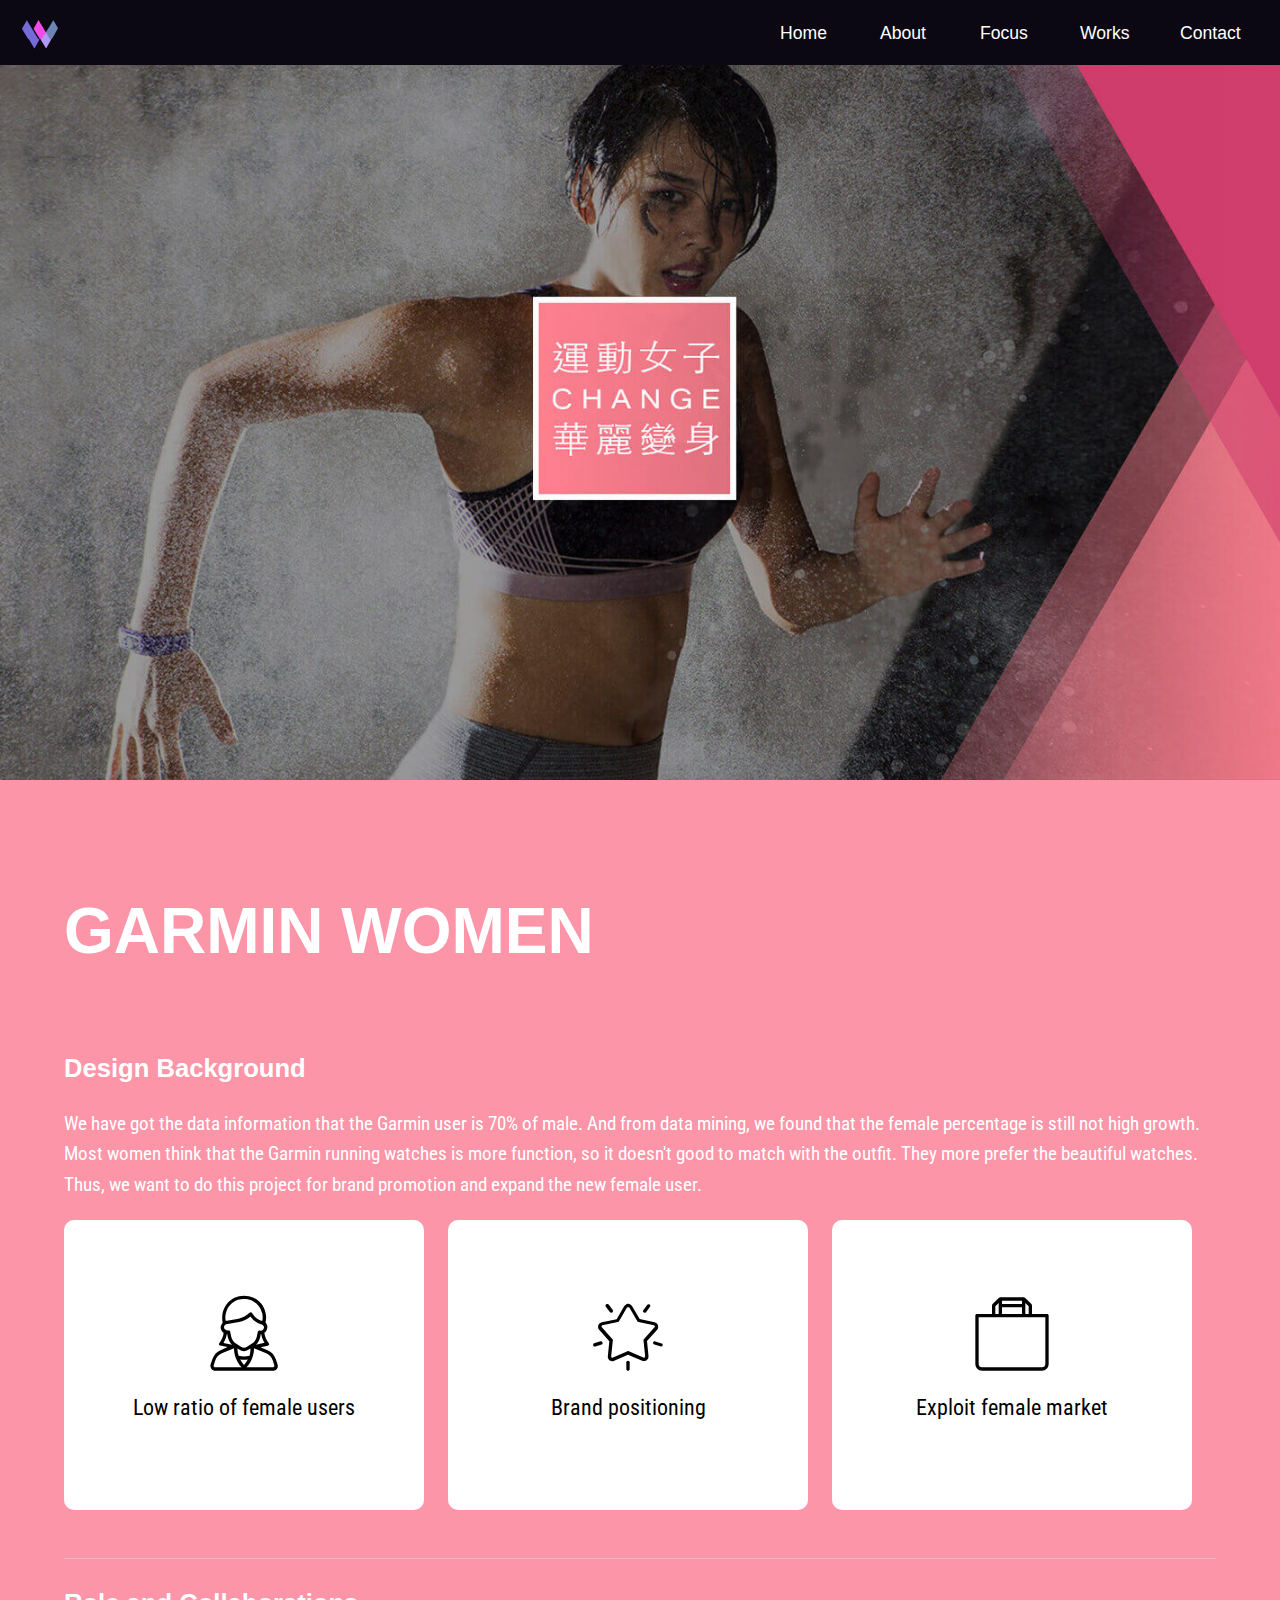
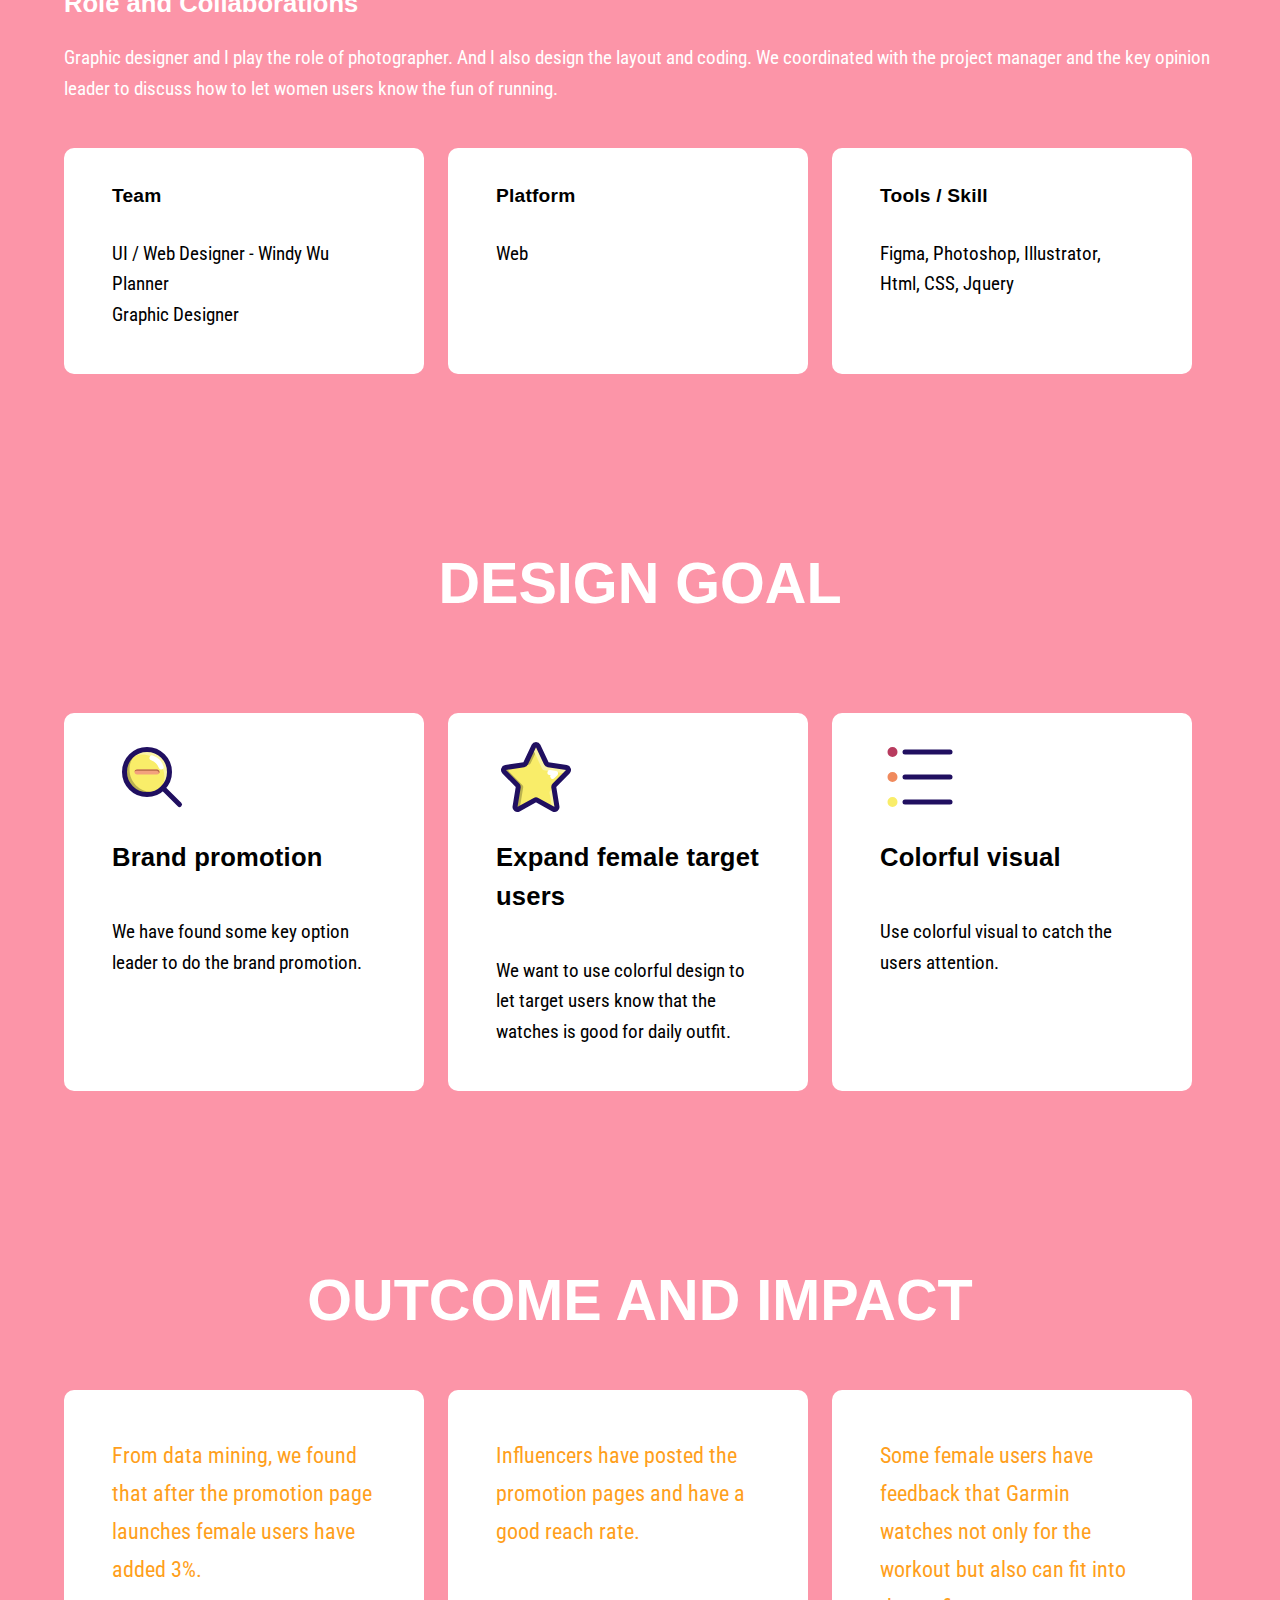
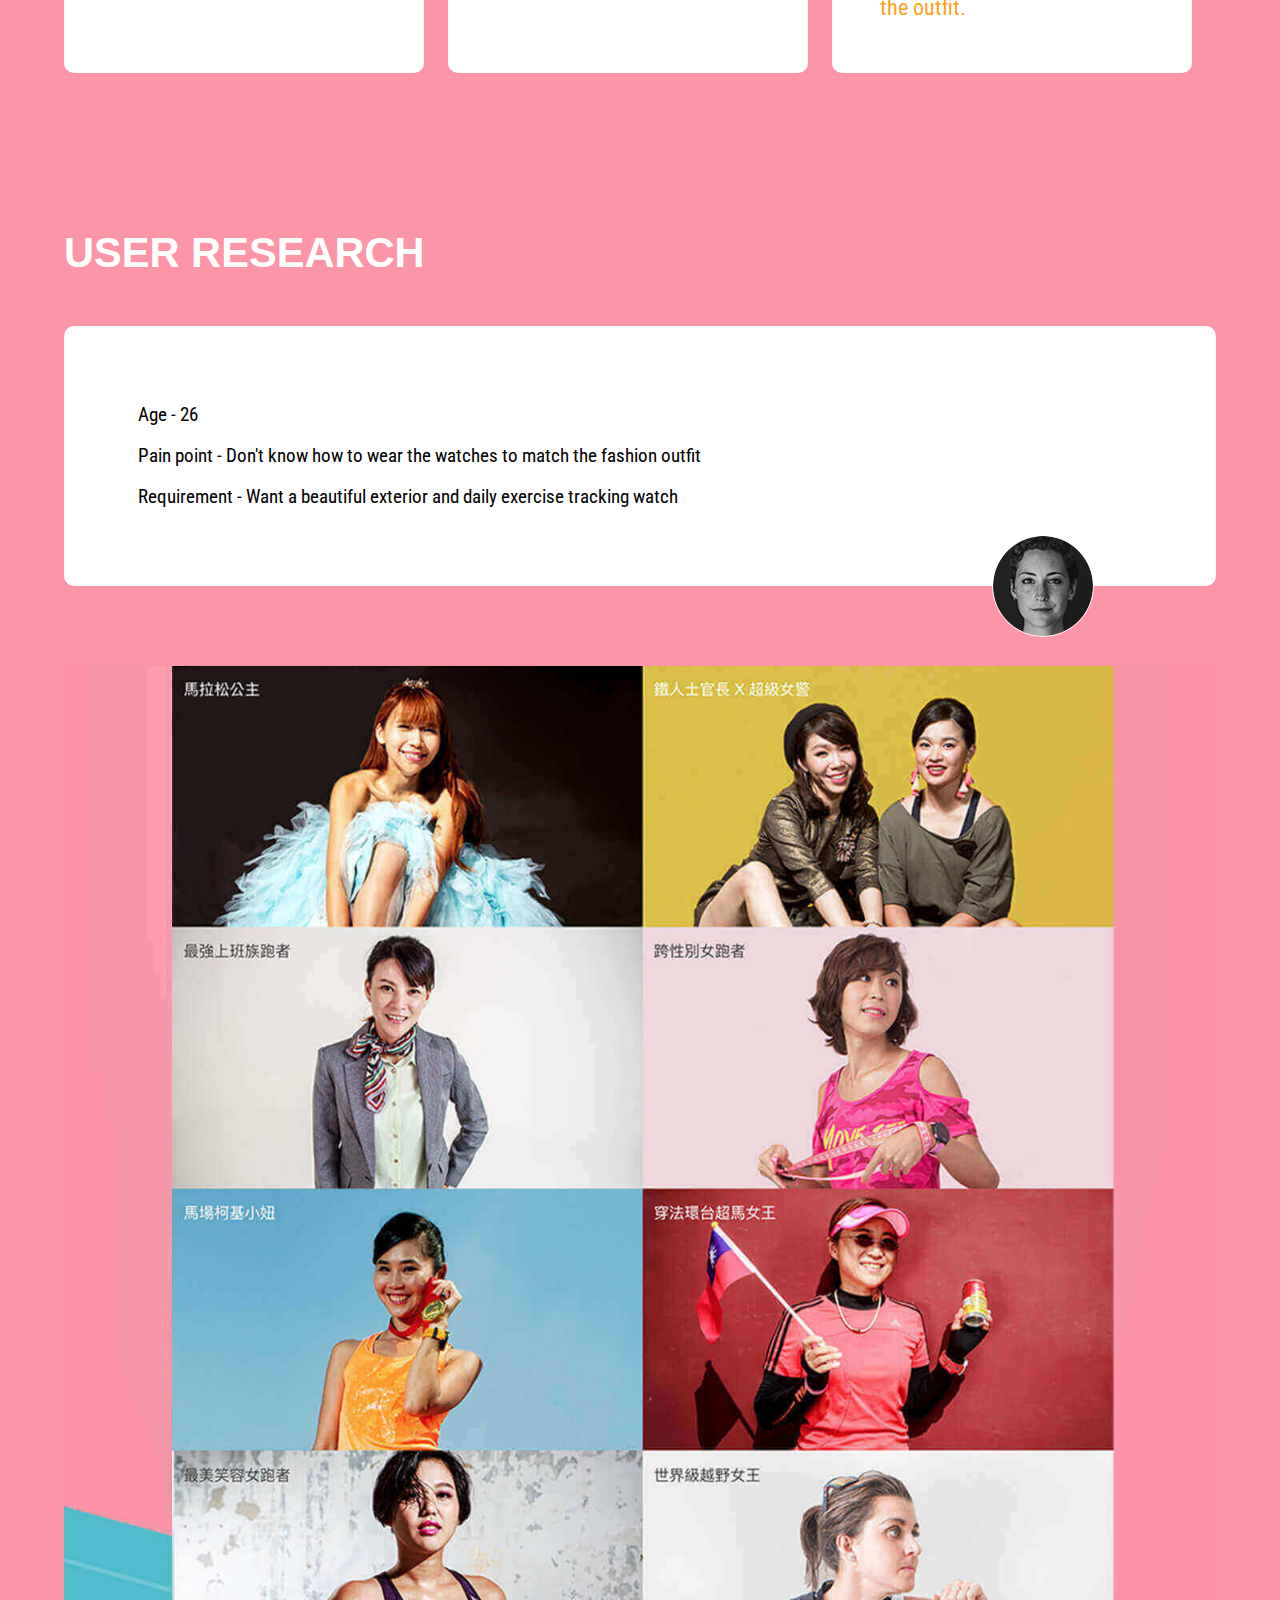
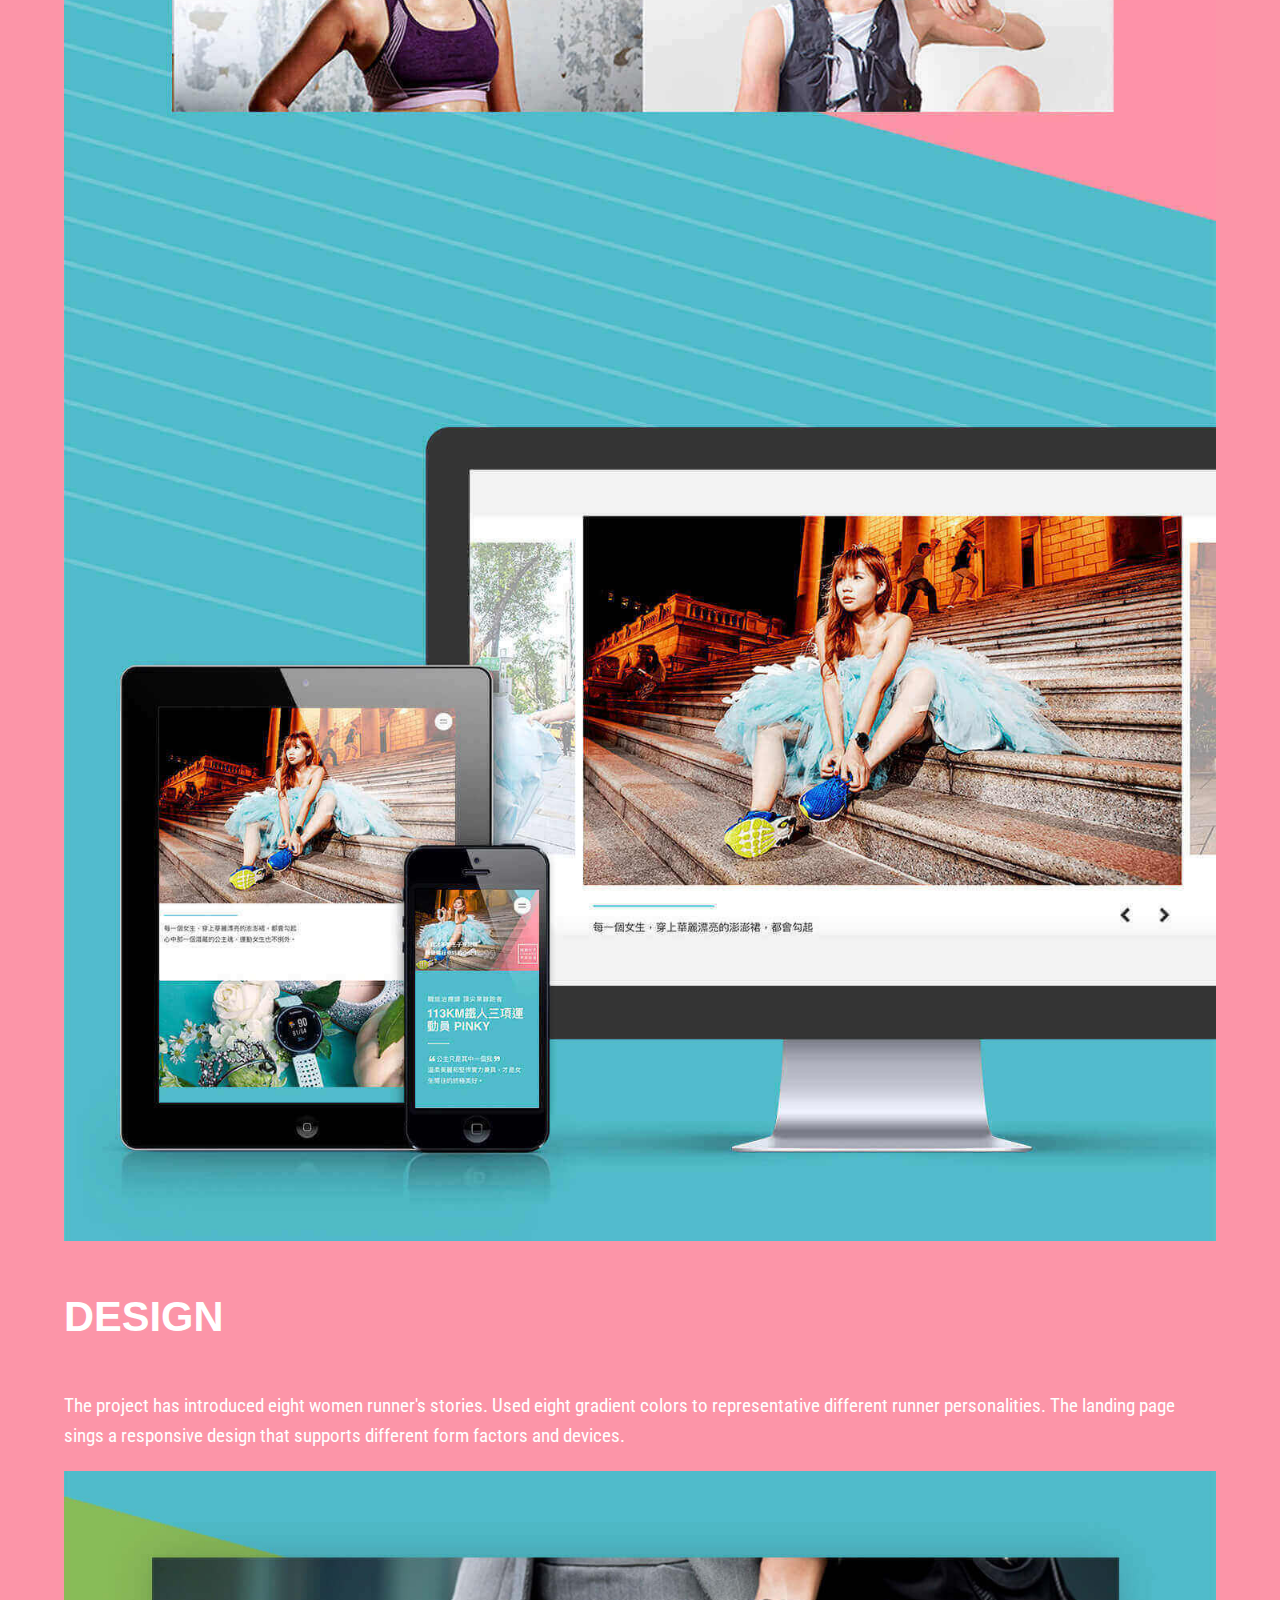
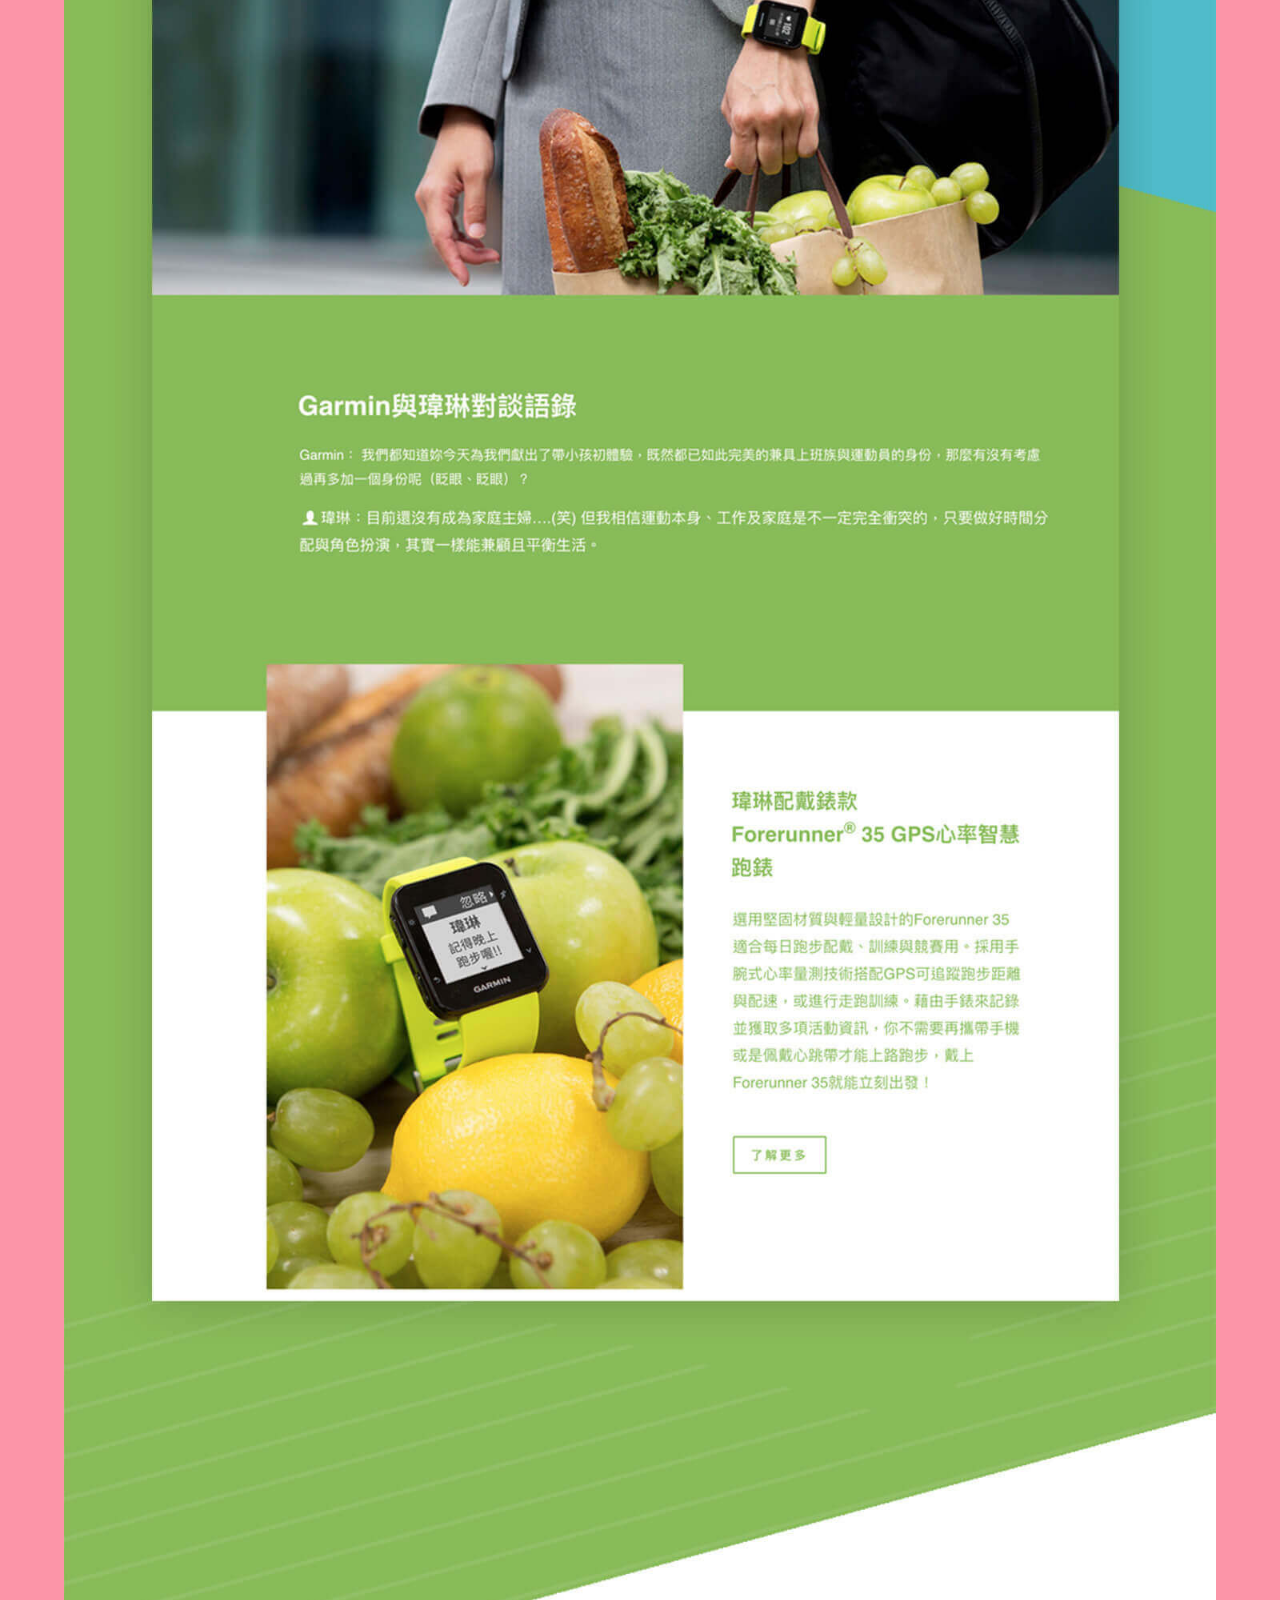
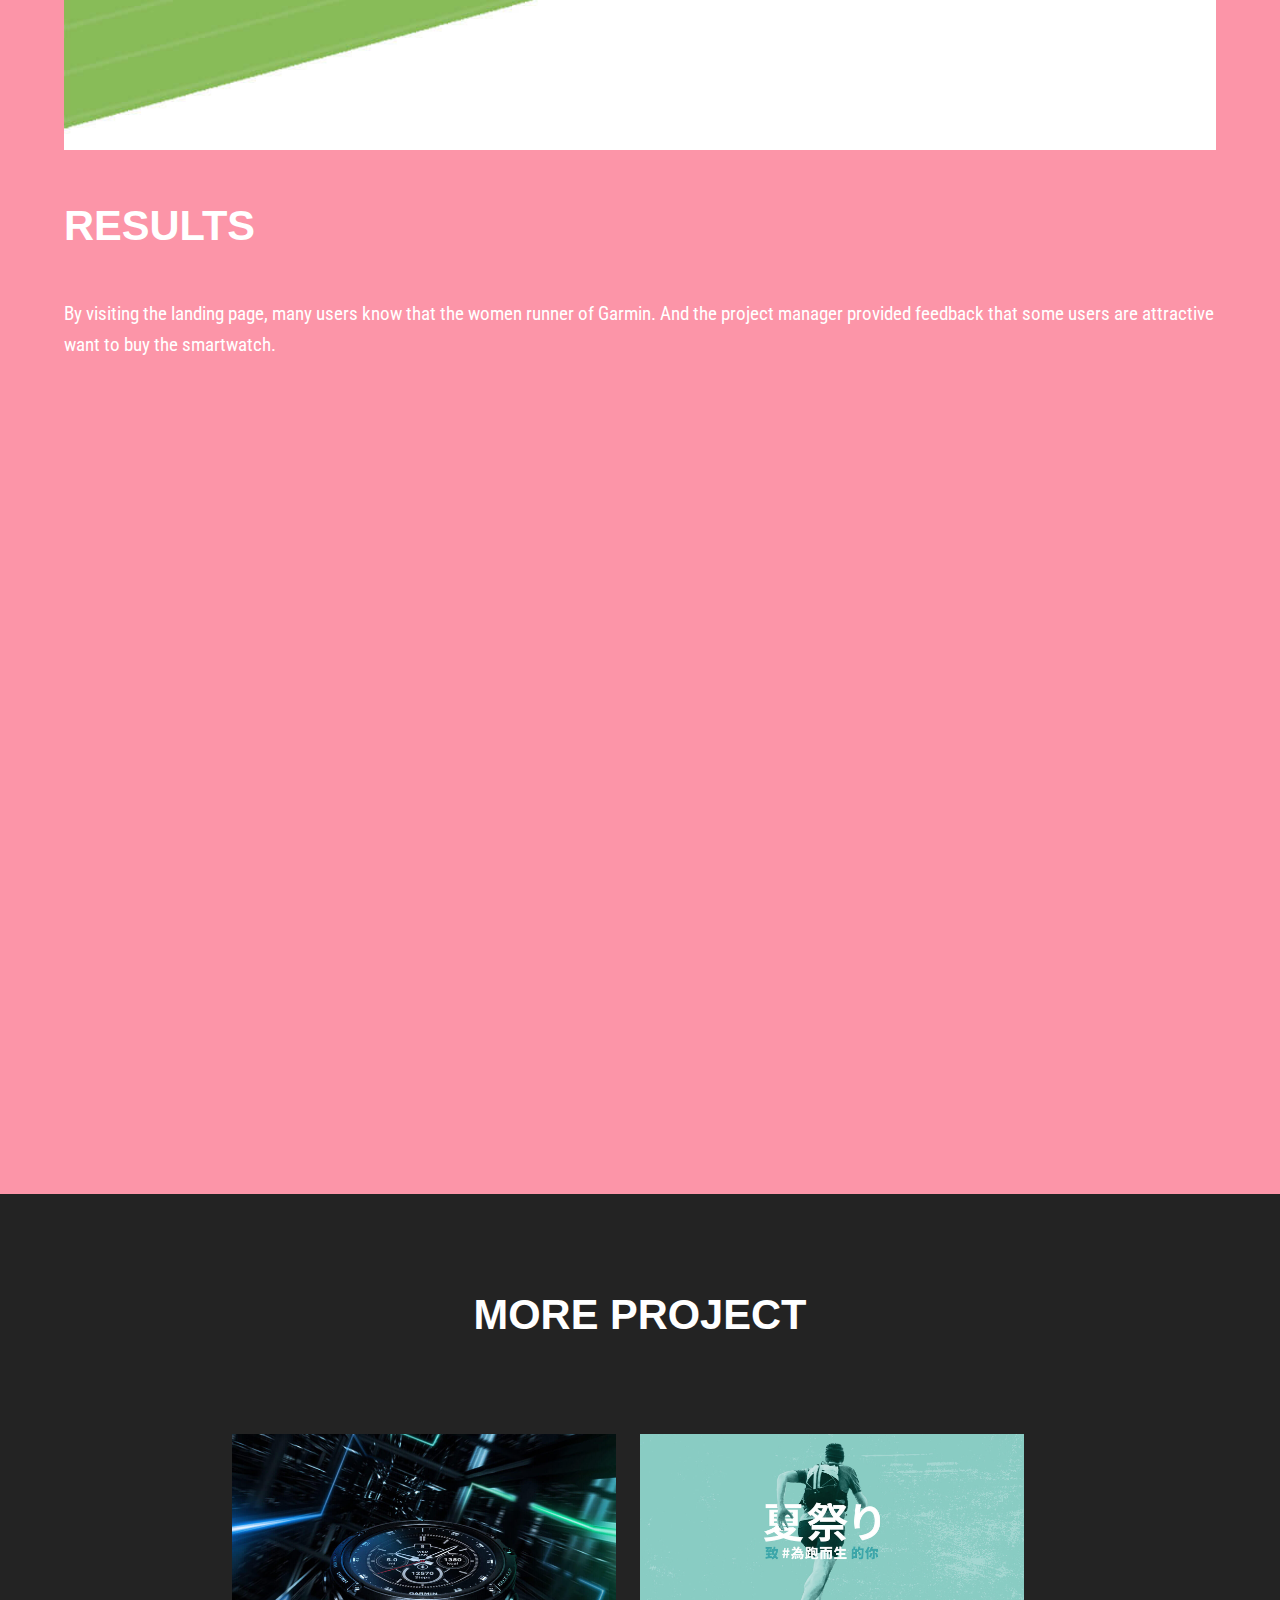
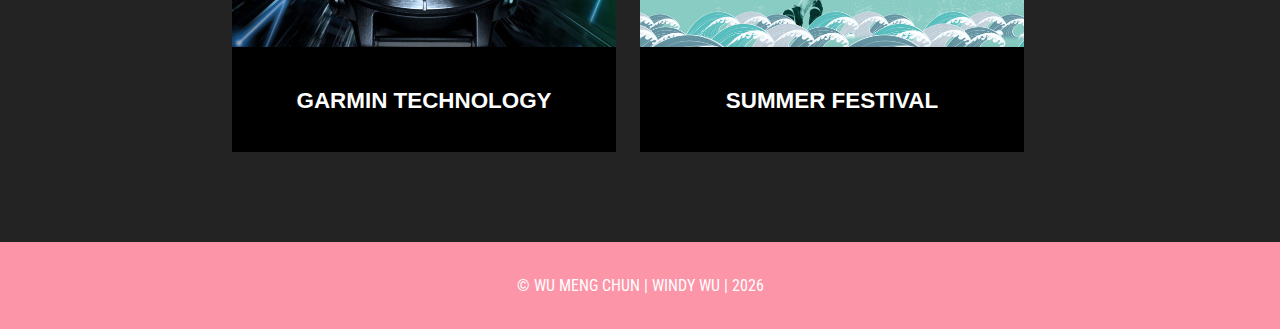
<file: garmin-women.html>
<!DOCTYPE html>
<html lang="en">

<head>
    <meta charset="UTF-8">
    <meta name="viewport" content="width=device-width, height=device-height, initial-scale=1.0, user-scalable=yes">
    <link rel="icon" type="image/png" href="images/assets/favicon.png">
    <title>Windy Wu | a design thinking explorer, and like to travel to the world </title>
    <!-- meta -->
    <meta name="Description" content="" />
    <meta property="og:title" content="Windy Wu | a design thinking explorer, and like to travel to the world">
    <meta property="og:description" content="Hello. My name is Wu Meng Chun.I'm UI Designer, Visual Designer & Art Designer.I have passion to design anything that come through my mind ." />
    <meta property="og:url" content="https://wuwindy.github.io/portfolio/">
    <meta property="og:locale" content="en" />
    <meta property="og:image" content="https://wuwindy.github.io/portfolio/images/logo.jpg" />
    <meta property="og:type" content="website" />
    <!-- style -->
    <link rel="stylesheet" href="css/style.css">
</head>

<body id="pink" class="work-black-b">
    <header>
        <nav>
            <div id="brand">
                <a class="garmin-logo" target="_blank" href="https://www.garmin.com.tw/">
                    <div id="logo"></div>
                </a>
            </div>
            <div id="menu">
                <div id="menu-toggle">
                    <div id="menu-icon">
                        <div class="bar"></div>
                        <div class="bar"></div>
                        <div class="bar"></div>
                    </div>
                </div>
                <ul>
                    <li><a href="index.html#hero">Home</a></li>
                    <li><a href="index.html#about">About</a></li>
                    <li><a href="index.html#focus">Focus</a></li>
                    <li><a href="index.html#works">Works</a></li>
                    <li><a href="index.html#contact">Contact</a></li>
                </ul>
            </div>
        </nav>
    </header>
    <div class="wrapper">
        <div class="hero-banner" style="background-image: url('images/garmin-women_01.jpg');"></div>
        <div class="inner">
            <div class="text">
                <span class="title">
                    <h1>Garmin Women</h1>
                </span>
                <div class="top-section">
                    <div class="sec-title">
                        <div class="title">
                            <h2>Design Background</h2>
                        </div>
                        <div class="one-column">
                            <div class="inner">
                                <p>We have got the data information that the Garmin user is 70% of male. And from data mining, we found that the female percentage is still not high growth. Most women think that the Garmin running watches is more function, so it doesn't good to match with the outfit. They more prefer the beautiful watches.<br>Thus, we want to do this project for brand promotion and expand the new female user.</p>
                            </div>
                            <div class="detail-card">
                                <div class="detail-info">
                                    <img src="images/icon/lowratio-w.svg">
                                    <p>Low ratio of female users</p>
                                </div>
                                <div class="detail-info">
                                    <img src="images/icon/brand-position-w.svg">
                                    <p>Brand positioning</p>
                                </div>
                                <div class="detail-info">
                                    <img src="images/icon/market-w.svg">
                                    <p>Exploit female market</p>
                                </div>
                            </div>
                        </div>
                    </div>
                    <div class="border"></div>
                    <div class="sec-title">
                        <div class="title">
                            <h2>Role and Collaborations</h2>
                        </div>
                        <div class="one-column">
                            <div class="inner">
                                <p>Graphic designer and I play the role of photographer. And I also design the layout and coding. We coordinated with the project manager and the key opinion leader to discuss how to let women users know the fun of running.</p>
                            </div>
                        </div>
                    </div>
                    <div class="card-body">
                        <div class="card">
                            <h2>Team</h2>
                            <div class="content">
                                <p>UI / Web Designer - Windy Wu <br>Planner<br>Graphic Designer</p>
                            </div>
                        </div>
                        <div class="card">
                            <h2>Platform</h2>
                            <div class="content">
                                <p>Web</p>
                            </div>
                        </div>
                        <div class="card">
                            <h2>Tools / Skill</h2>
                            <div class="content">
                                <p>Figma, Photoshop, Illustrator, Html, CSS, Jquery</p>
                            </div>
                        </div>
                    </div>
                </div>
                <div class="goal-section">
                    <h2 class="goal-title">Design Goal</h2>
                    <div class="card-body">
                        <div class="card">
                            <img class="icon" src="images/reduce.svg">
                            <h2>Brand promotion</h2>
                            <div class="content">
                                <p>We have found some key option leader to do the brand promotion.</p>
                            </div>
                        </div>
                        <div class="card">
                            <img class="icon" src="images/userfriendly.svg">
                            <h2>Expand female target users</h2>
                            <div class="content">
                                <p>We want to use colorful design to let target users know that the watches is good for daily outfit.</p>
                            </div>
                        </div>
                        <div class="card">
                            <img class="icon" src="images/module.svg">
                            <h2>Colorful visual</h2>
                            <div class="content">
                                <p>Use colorful visual to catch the users attention.</p>
                            </div>
                        </div>
                    </div>
                </div>
                <div class="outcome-section">
                    <h2 class="goal-title">Outcome and Impact</h2>
                    <div class="card-body">
                        <div class="card">
                            <div class="content">
                                <p>From data mining, we found that after the promotion page launches female users have added 3%.</p>
                            </div>
                        </div>
                        <div class="card">
                            <div class="content">
                                <p>Influencers have posted the promotion pages and have a good reach rate.</p>
                            </div>
                        </div>
                        <div class="card">
                            <div class="content">
                                <p>Some female users have feedback that Garmin watches not only for the workout but also can fit into the outfit.</p>
                            </div>
                        </div>
                    </div>
                </div>
                <div class="design-section">
                    <h2 class="goal-title">User Research</h2>
                    <div class="card-column">
                        <div class="inner">
                            <div class="content-wrapper">
                                <div class="content">
                                    <div class="text">
                                        <p>Age - 26</p>
                                        <p>Pain point - Don't know how to wear the watches to match the fashion outfit</p>
                                        <p>Requirement - Want a beautiful exterior and daily exercise tracking watch</p>
                                    </div>
                                </div>
                                <img src="images/persona.png" class="user-image">
                            </div>
                        </div>
                    </div>
                </div>
                <img src="images/garmin-women_02.jpg">
                <div class="design-section">
                    <h2 class="goal-title">Design</h2>
                    <div class="one-column">
                        <div class="inner">
                            <p>The project has introduced eight women runner's stories. Used eight gradient colors to representative different runner personalities. The landing page sings a responsive design that supports different form factors and devices.</p>
                        </div>
                    </div>
                </div>
                <img src="images/garmin-women_03.jpg">
                <div class="design-section">
                    <h2 class="goal-title">Results</h2>
                    <div class="one-column">
                        <div class="inner">
                            <p>By visiting the landing page, many users know that the women runner of Garmin. And the project manager provided feedback that some users are attractive want to buy the smartwatch.</p>
                        </div>
                    </div>
                </div>
            </div>
            <div class="video-wrapper">
                <iframe src="https://player.vimeo.com/video/284570485" frameborder="0" allow="autoplay; fullscreen" allowfullscreen></iframe>
            </div>
        </div>
        <div class="more-project">
            <h2>More project</h2>
            <div class="card">
                <a class="card-body" href="garmin-technology.html">
                    <img src="images/garmin-technology-hero.jpg">
                    <p>garmin technology</p>
                </a>
                <a class="card-body" href="summer-festival.html">
                    <img src="images/summer-festival-hero.jpg">
                    <p>summer festival</p>
                </a>
            </div>
        </div>
        <footer class="note">
            <p data-id='footer'></p>
        </footer>
    </div>
    <script src="js/jquery-3.1.1.min.js"></script>
    <script src="js/date.js"></script>
</body>

</html>
</file>
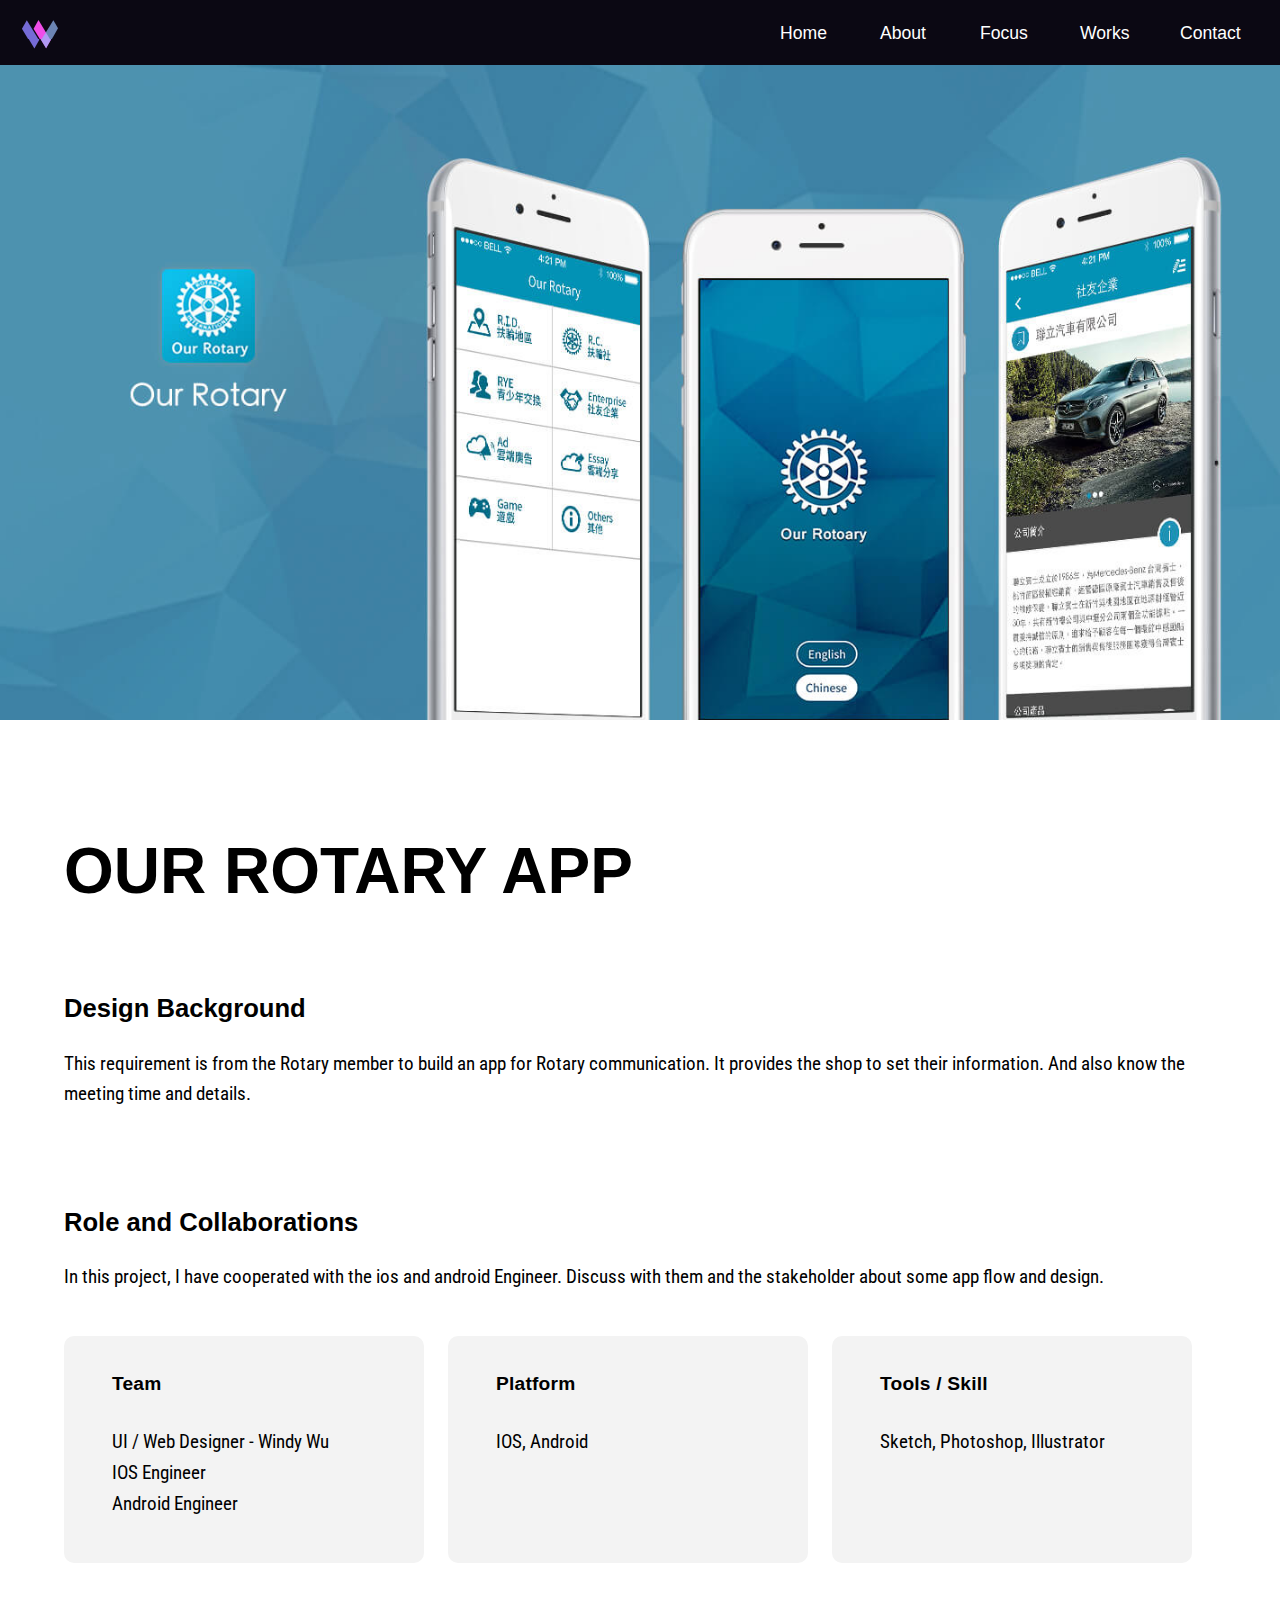
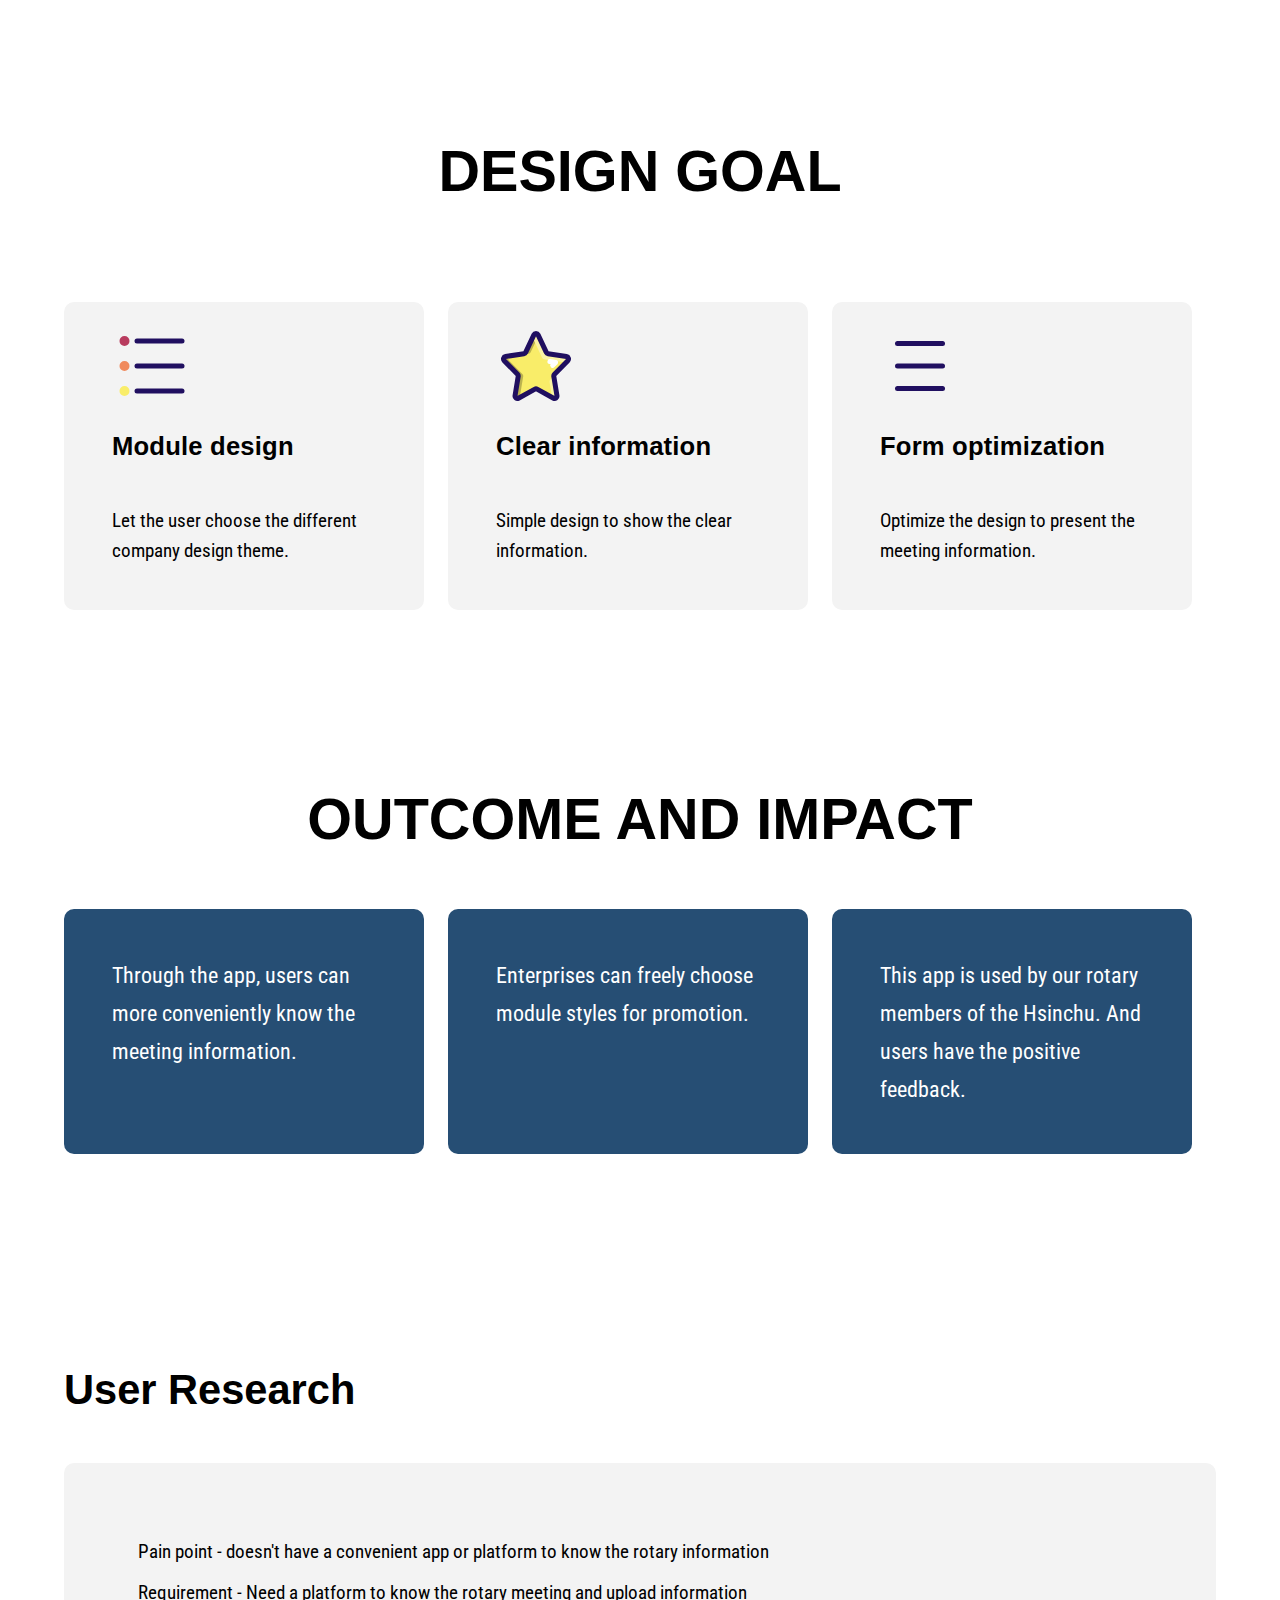
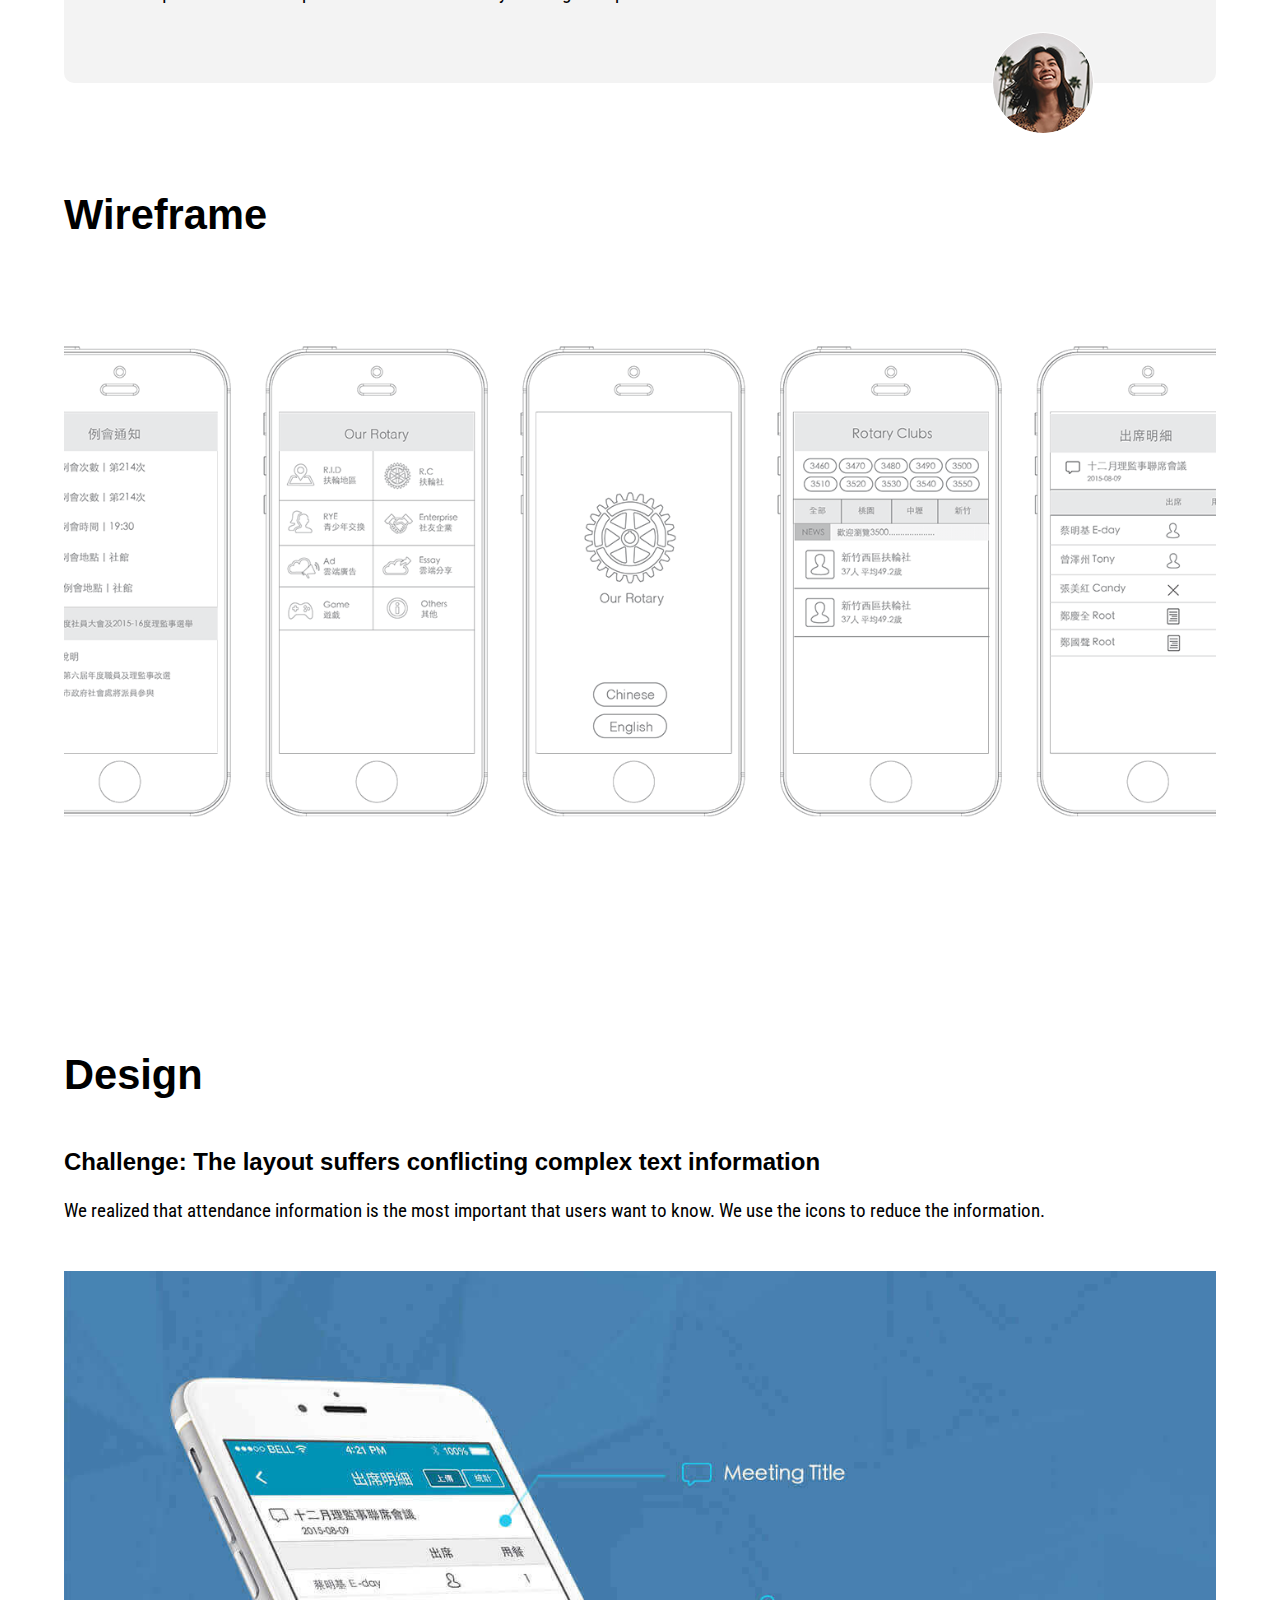
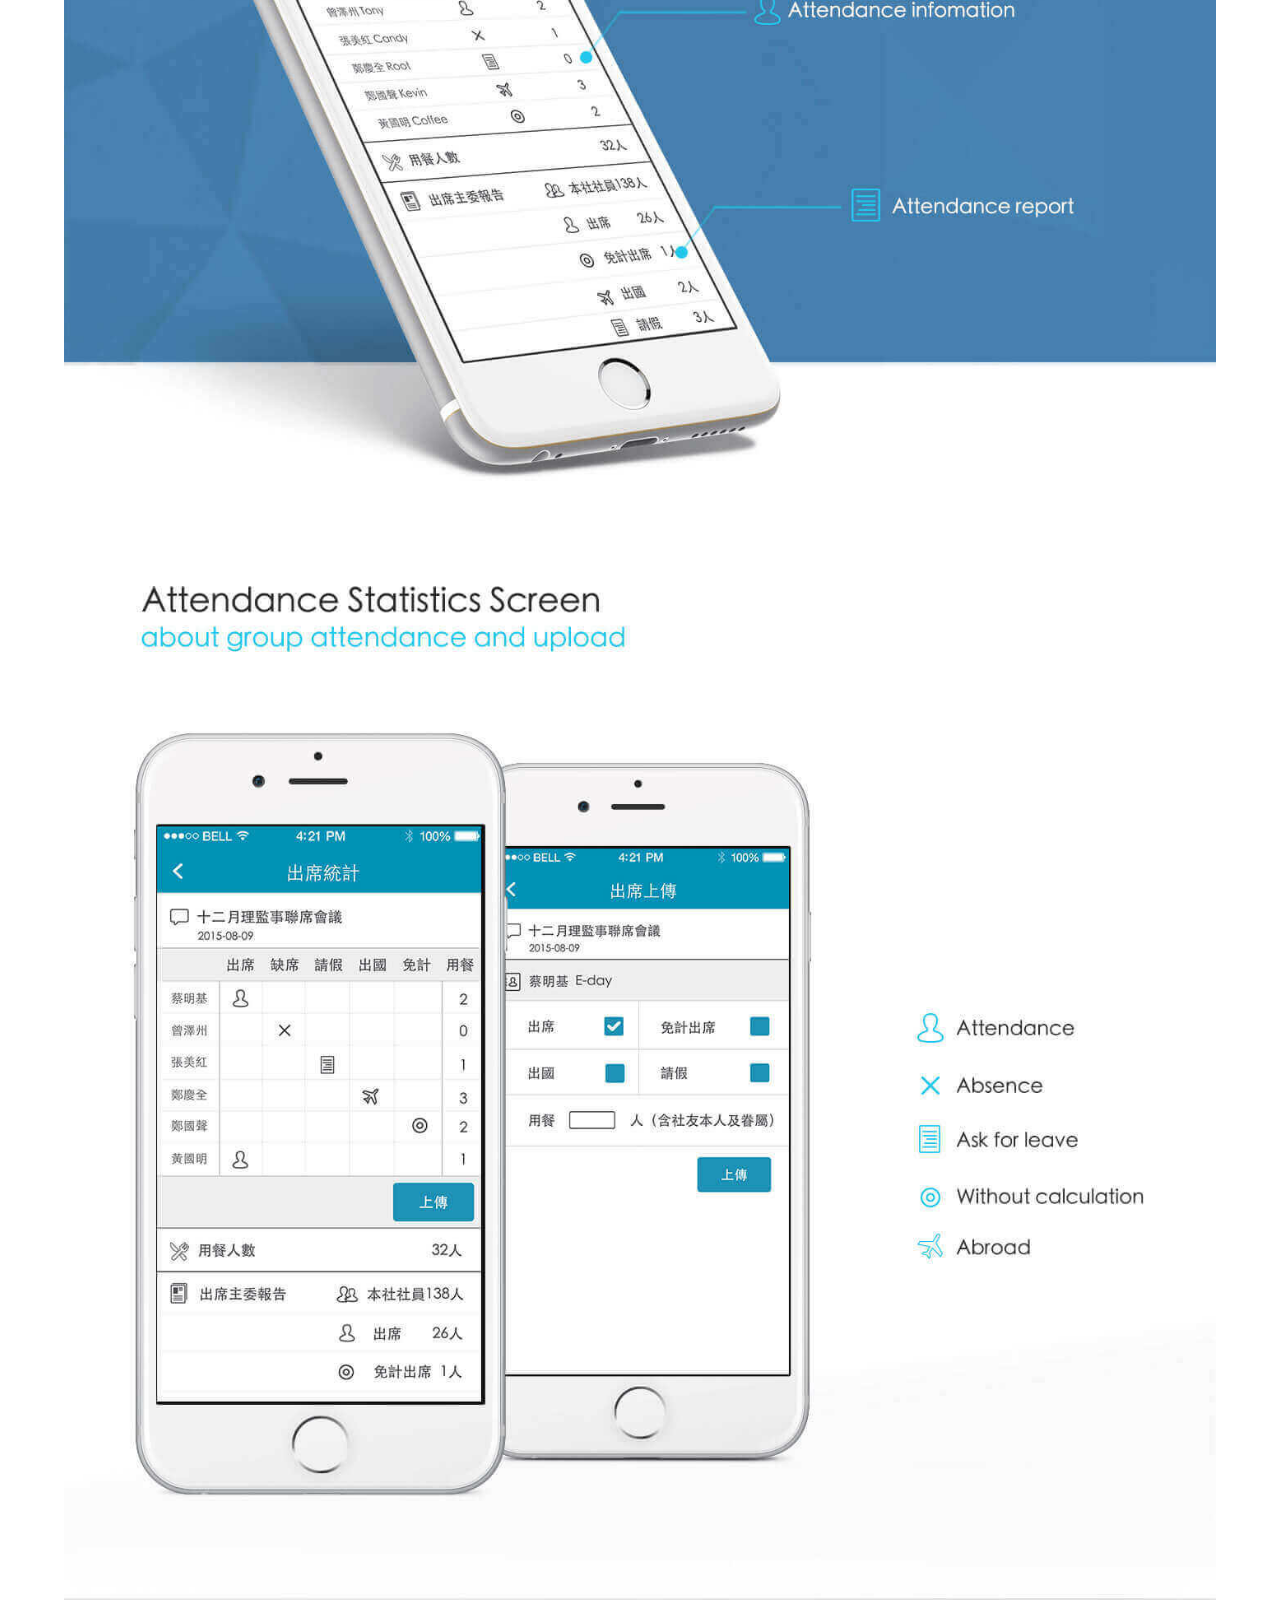
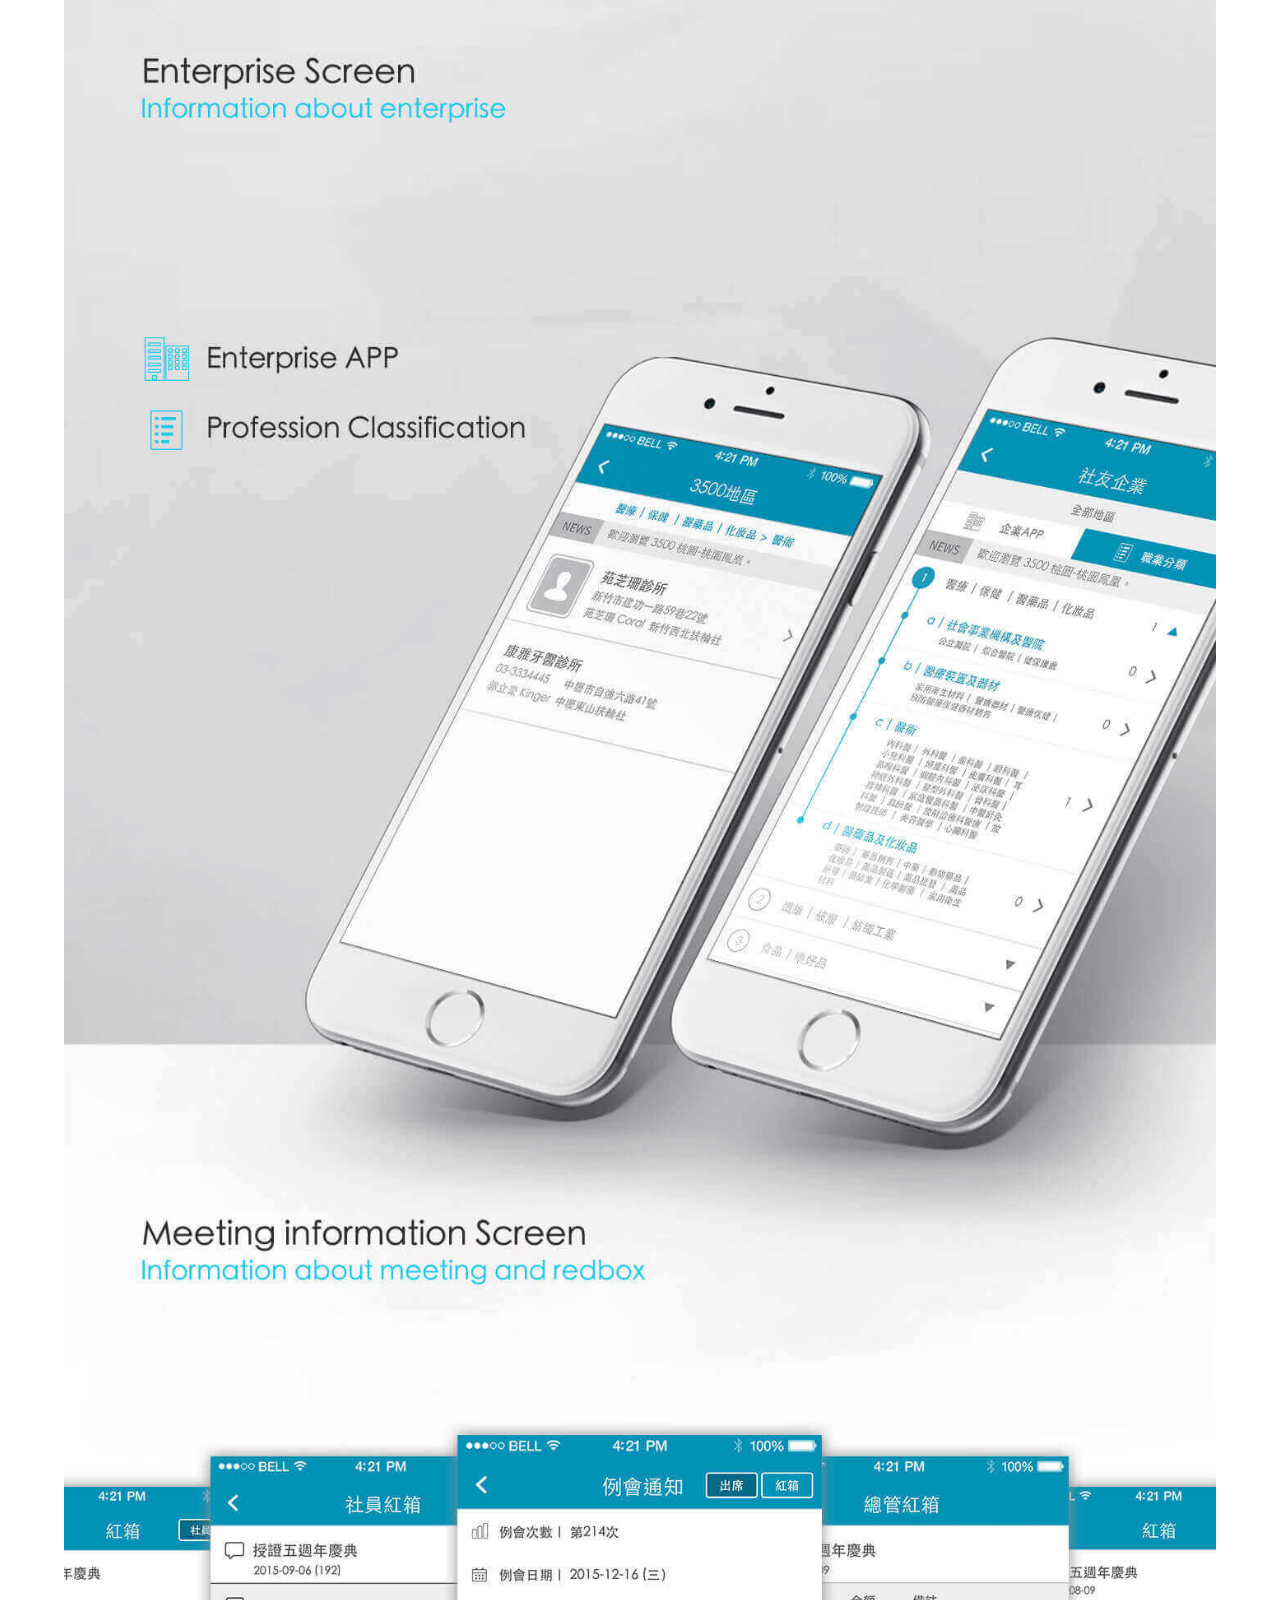
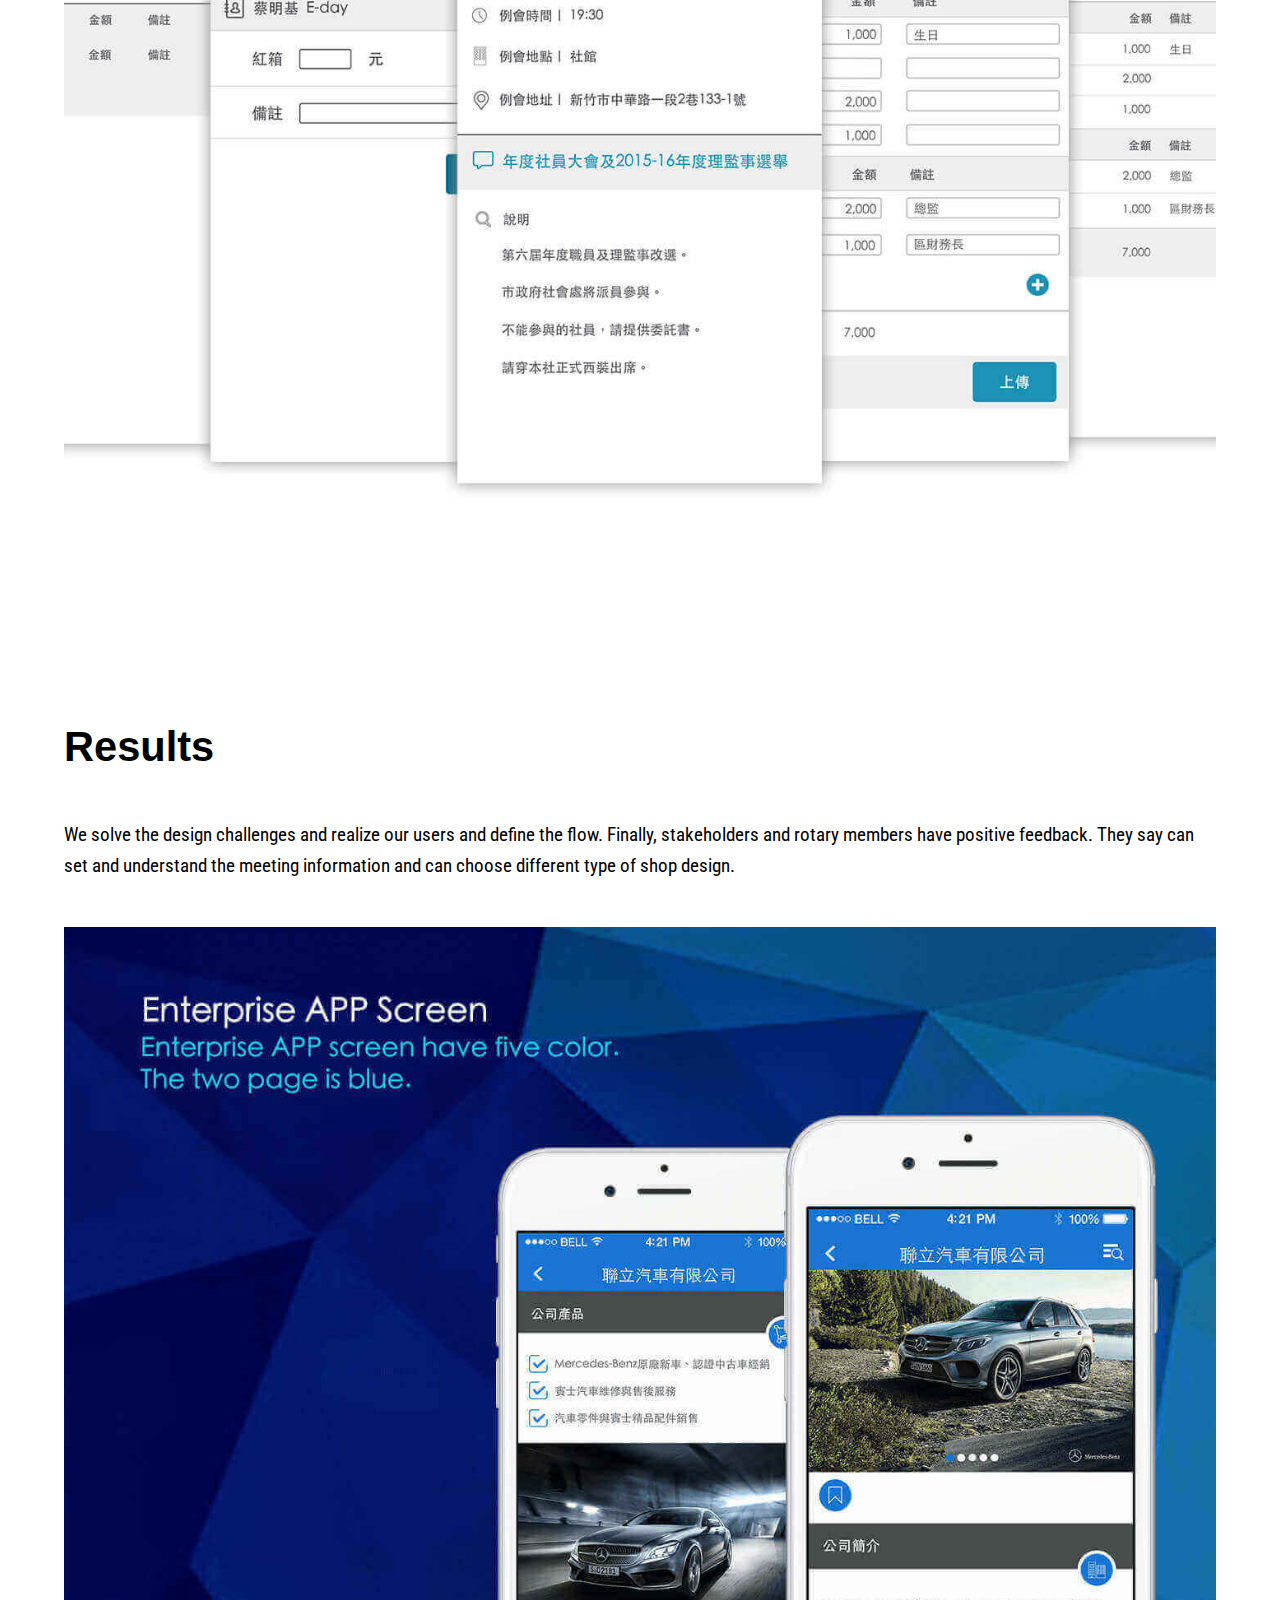
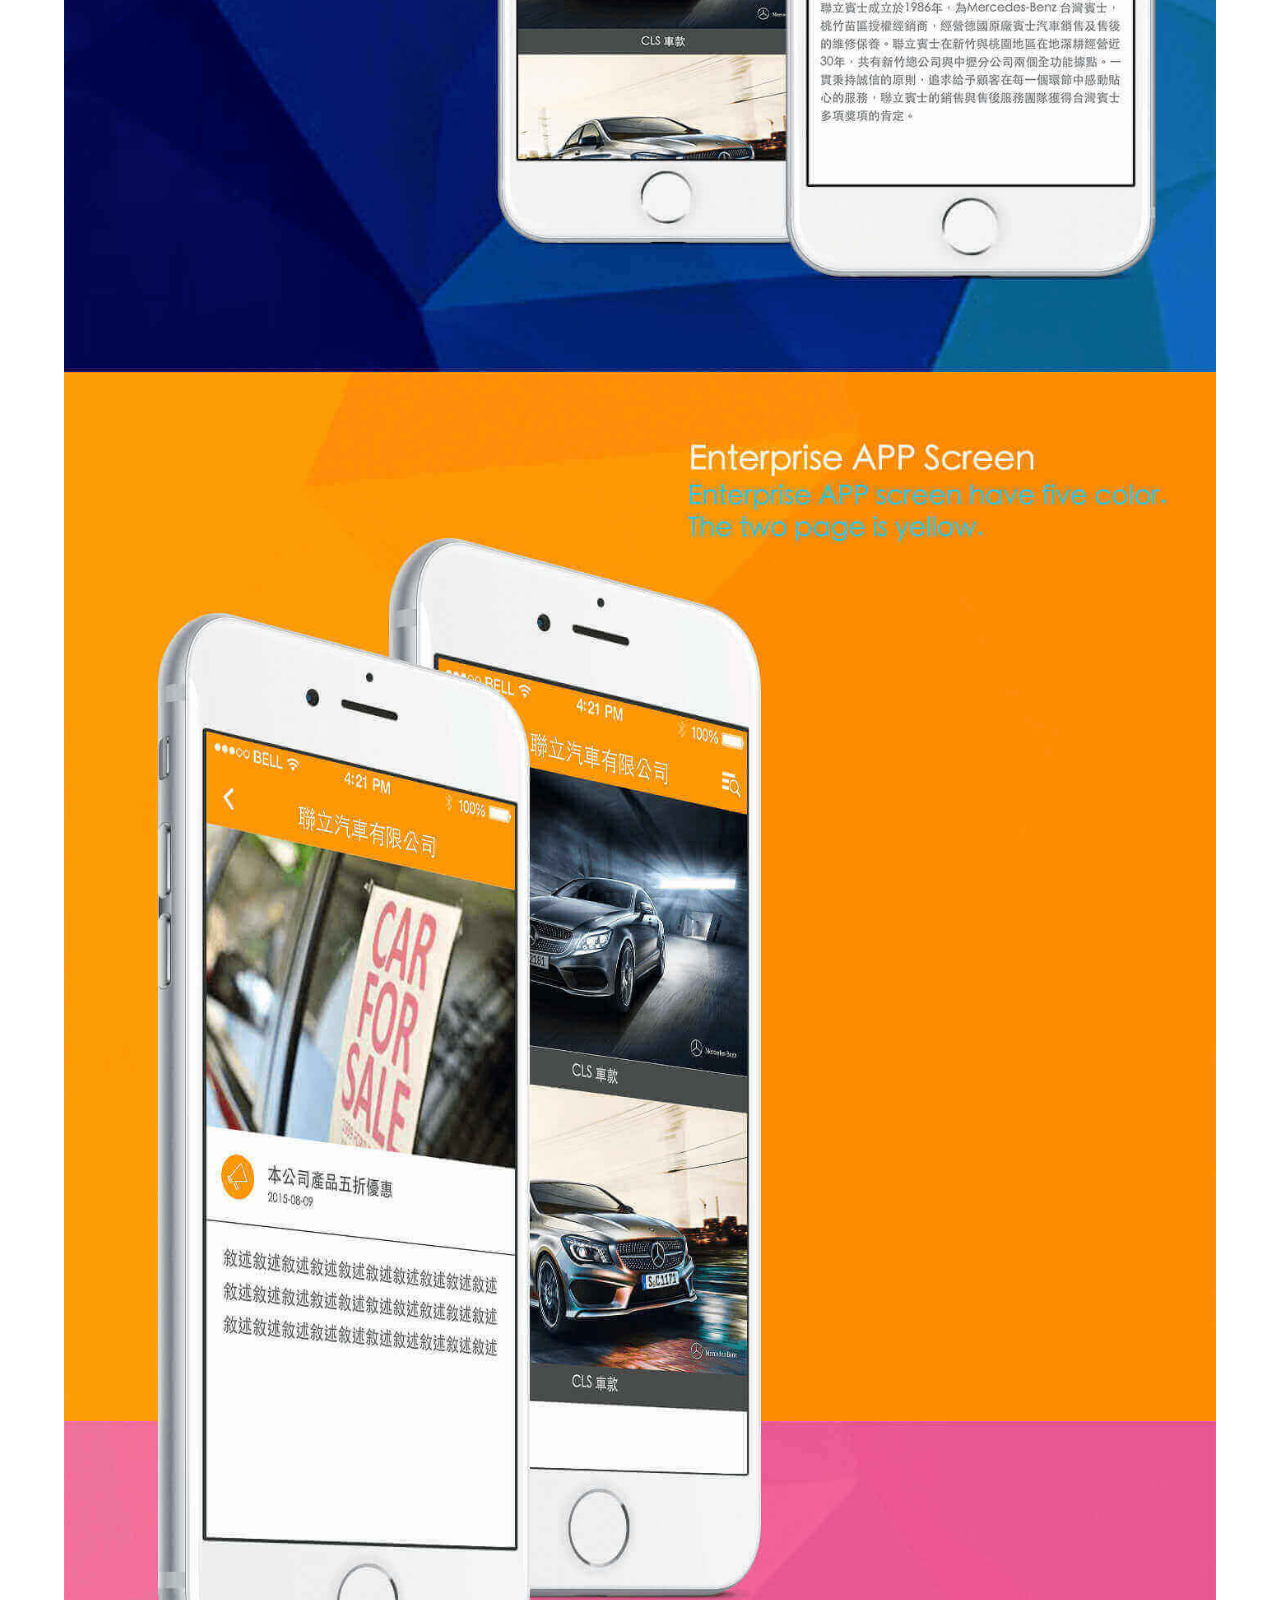
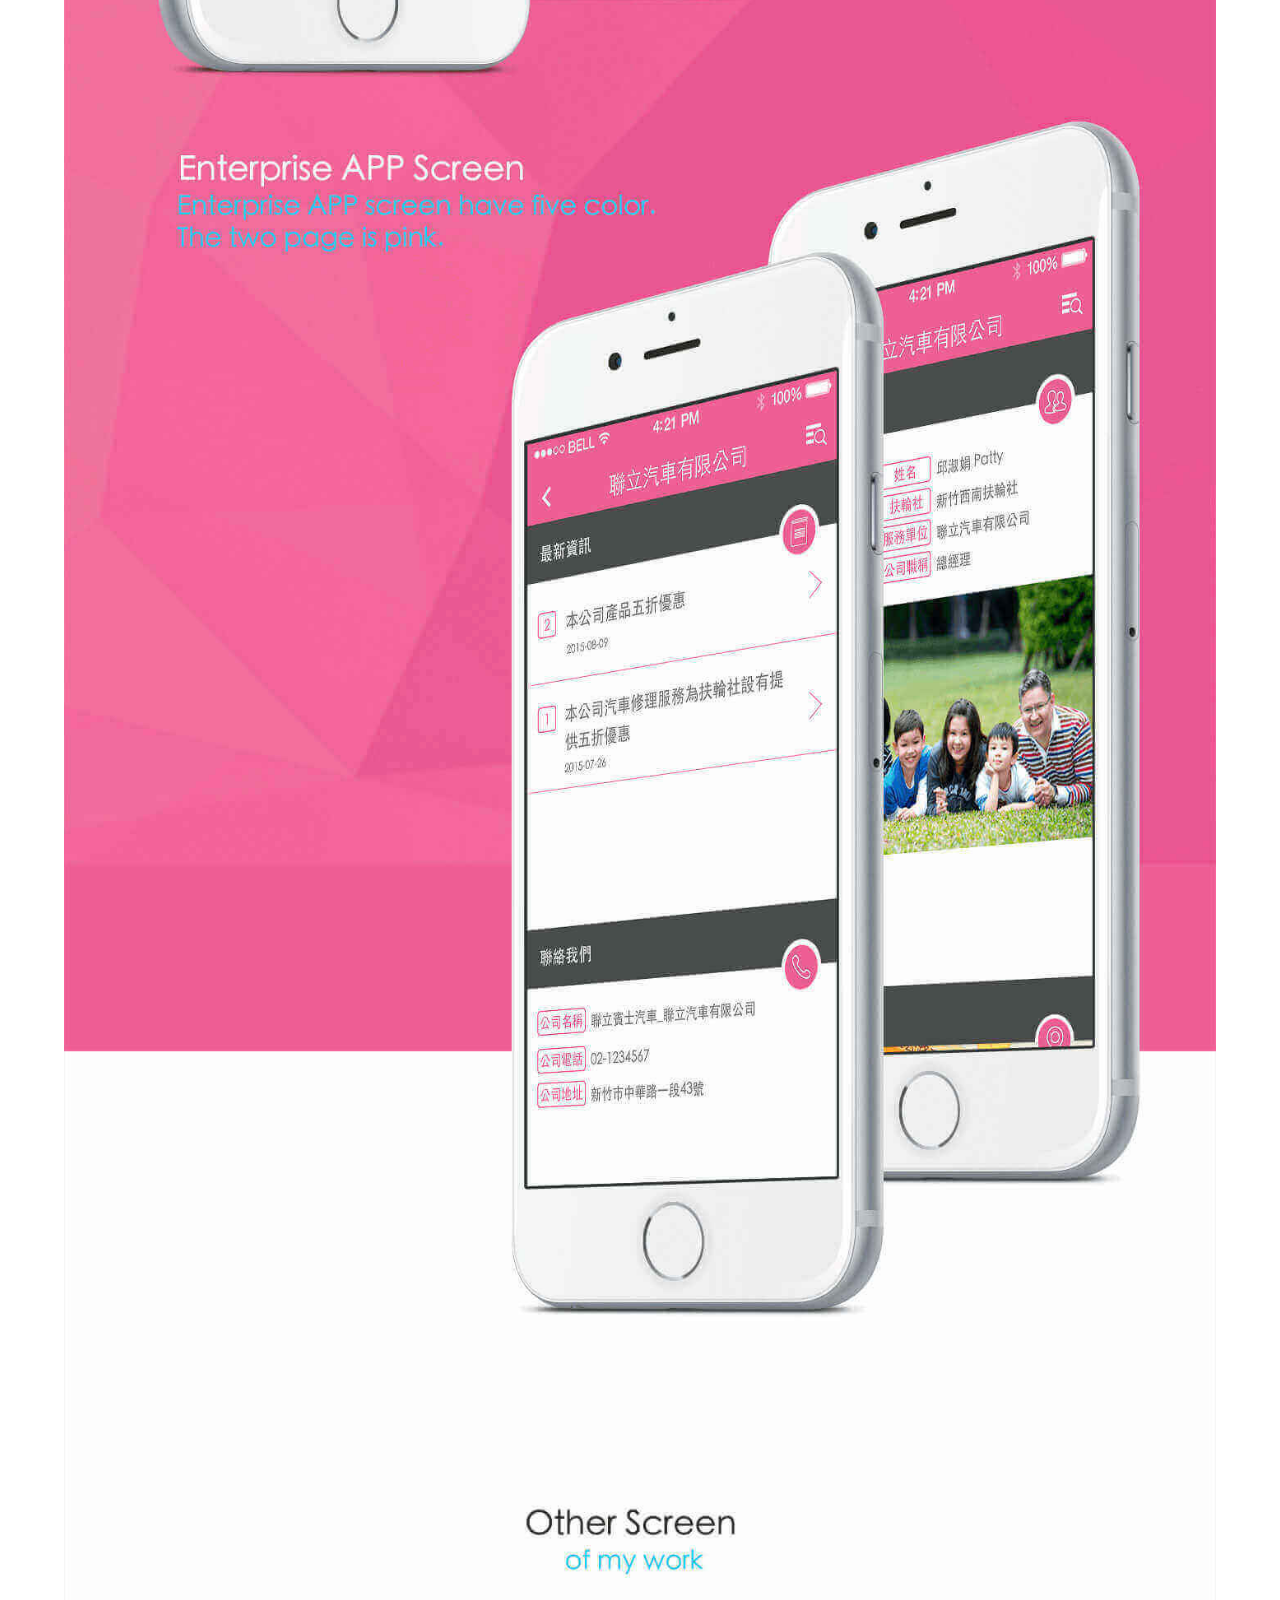
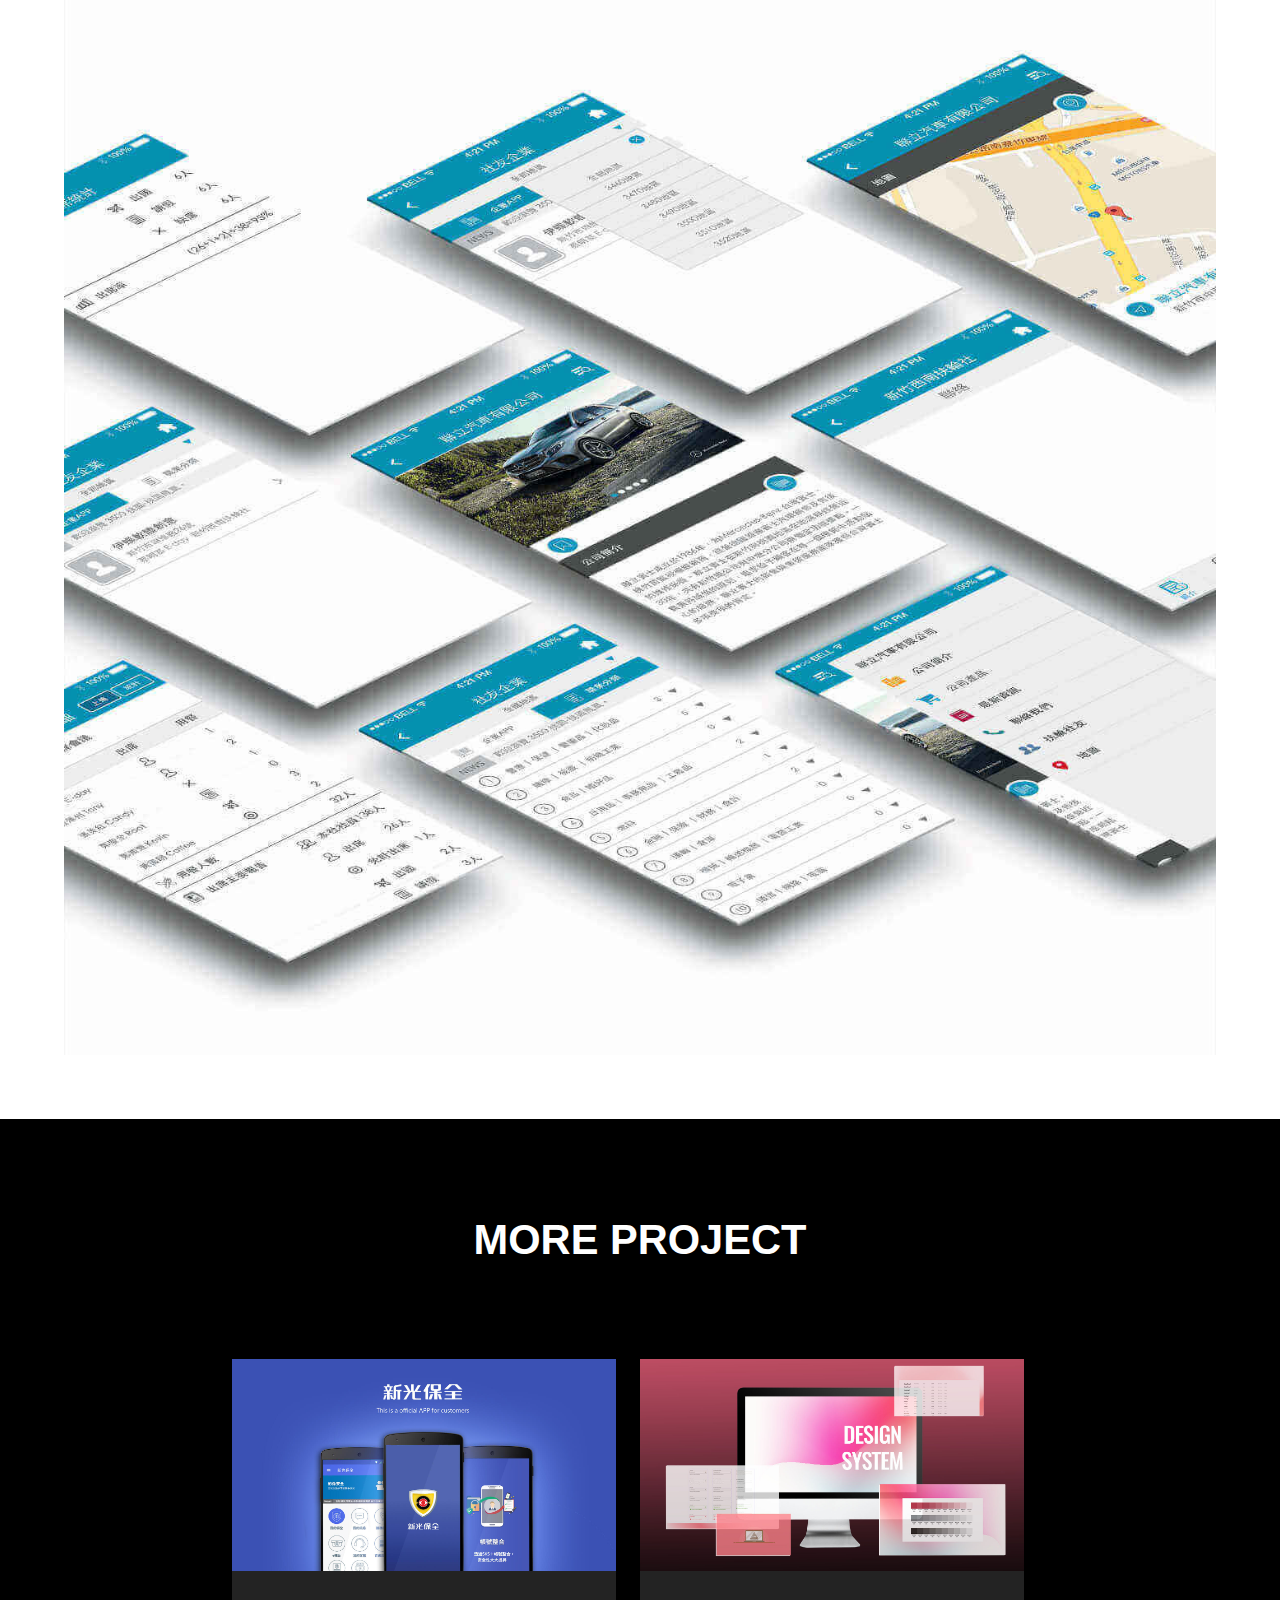
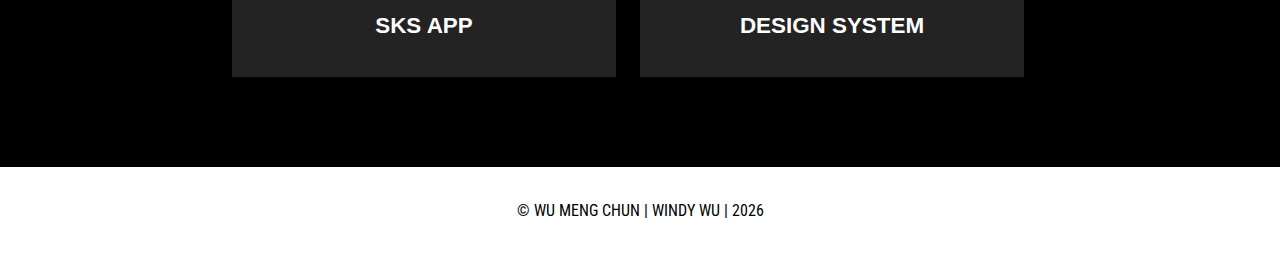
<file: our-rotary.html>
<!DOCTYPE html>
<html lang="en">

<head>
    <meta charset="UTF-8">
    <meta name="viewport" content="width=, initial-scale=1.0">
    <link rel="icon" type="image/png" href="images/assets/favicon.png">
    <title>Windy Wu | a design thinking explorer, and like to travel to the world </title>
    <!-- meta -->
    <meta name="Description" content="" />
    <meta property="og:title" content="Windy Wu | a design thinking explorer, and like to travel to the world">
    <meta property="og:description" content="Hello. My name is Wu Meng Chun.I'm UI Designer, Visual Designer & Art Designer.I have passion to design anything that come through my mind ." />
    <meta property="og:url" content="https://wuwindy.github.io/portfolio/" />
    <meta property="og:locale" content="en" />
    <meta property="og:image" content="https://wuwindy.github.io/portfolio/images/logo.jpg" />
    <meta property="og:type" content="website" />
    <!-- style -->
    <link rel="stylesheet" href="css/style.css">
</head>

<body class="work-white-b">
    <header>
        <nav>
            <div id="brand">
                <a class="garmin-logo" target="_blank" href="index.html">
                    <div id="logo"></div>
                </a>
            </div>
            <div id="menu">
                <div id="menu-toggle">
                    <div id="menu-icon">
                        <div class="bar"></div>
                        <div class="bar"></div>
                        <div class="bar"></div>
                    </div>
                </div>
                <ul>
                    <li><a href="index.html#hero">Home</a></li>
                    <li><a href="index.html#about">About</a></li>
                    <li><a href="index.html#focus">Focus</a></li>
                    <li><a href="index.html#works">Works</a></li>
                    <li><a href="index.html#contact">Contact</a></li>
                </ul>
            </div>
        </nav>
    </header>
    <div class="wrapper">
        <div class="hero-banner" style="background-image: url('images/ourrotary_01.jpg');"></div>
        <div class="inner">
            <div class="text">
                <span class="title">
                    <h1>Our Rotary APP</h1>
                </span>

                <div class="top-section">
                    <div class="sec-title">
                        <div class="title">
                            <h2>Design Background</h2>
                        </div>
                        <div class="one-column">
                            <div class="inner">
                                <p>This requirement is from the Rotary member to build an app for Rotary communication. It provides the shop to set their information. And also know the meeting time and details.</p>
                            </div>
                        </div>
                    </div>
                    <div class="border"></div>
                    <div class="sec-title">
                        <div class="title">
                            <h2>Role and Collaborations</h2>
                        </div>
                        <div class="one-column">
                            <div class="inner">
                                <p>In this project, I have cooperated with the ios and android Engineer. Discuss with them and the stakeholder about some app flow and design.</p>
                            </div>
                        </div>
                    </div>
                    <div class="card-body">
                        <div class="card">
                            <h2>Team</h2>
                            <div class="content">
                                <p>UI / Web Designer - Windy Wu <br>IOS Engineer<br>Android Engineer</p>
                            </div>
                        </div>
                        <div class="card">
                            <h2>Platform</h2>
                            <div class="content">
                                <p>IOS, Android</p>
                            </div>
                        </div>
                        <div class="card">
                            <h2>Tools / Skill</h2>
                            <div class="content">
                                <p>Sketch, Photoshop, Illustrator</p>
                            </div>
                        </div>
                    </div>
                </div>


                <div class="goal-section">
                    <h2 class="goal-title">Design Goal</h2>
                    <div class="card-body">
                        <div class="card">
                            <img class="icon" src="images/module.svg">
                            <h2>Module design</h2>
                            <div class="content">
                                <p>Let the user choose the different company design theme.</p>
                            </div>
                        </div>
                        <div class="card">
                            <img class="icon" src="images/userfriendly.svg">
                            <h2>Clear information</h2>
                            <div class="content">
                                <p>Simple design to show the clear information.</p>
                            </div>
                        </div>
                        <div class="card">
                            <img class="icon" src="images/form.svg">
                            <h2>Form optimization</h2>
                            <div class="content">
                                <p>Optimize the design to present the meeting information.</p>
                            </div>
                        </div>
                    </div>
                </div>

                <div class="outcome-section">
                    <h2 class="goal-title">Outcome and Impact</h2>
                    <div class="card-body">
                        <div class="card">
                            <div class="content">
                                <p>Through the app, users can more conveniently know the meeting information.</p>
                            </div>
                        </div>
                        <div class="card">
                            <div class="content">
                                <p>Enterprises can freely choose module styles for promotion.</p>
                            </div>
                        </div>
                        <div class="card">
                            <div class="content">
                                <p>This app is used by our rotary members of the Hsinchu. And users have the positive feedback.</p>
                            </div>
                        </div>
                    </div>
                </div>

                <div class="design-section">
                    <h2 class="goal-title">User Research</h2>
                    <div class="card-column">
                        <div class="inner">
                            <div class="content-wrapper">
                                <div class="content">
                                    <div class="text">
                                        <p>Pain point - doesn't have a convenient app or platform to know the rotary information</p>
                                        <p>Requirement - Need a platform to know the rotary meeting and upload information</p>
                                    </div>
                                </div>
                                <img src="images/persona_2.png" class="user-image">
                            </div>
                        </div>
                    </div>
                </div>

                <div class="design-section">
                    <h2 class="goal-title">Wireframe</h2>
                </div>

                <img src="images/ourrotary_02.png">

                 <div class="design-section">
                    <h2 class="goal-title">Design</h2>
                    <div class="one-column">
                        <div class="inner">
                            <h2>Challenge: The layout suffers conflicting complex text information</h2>
                <p>We realized that attendance information is the most important that users want to know. We use the icons to reduce the information.</p>
                        </div>
                    </div>
                </div>
                <img src="images/ourrotary_03.jpg">

                <div class="design-section">
                    <h2 class="goal-title">Results</h2>
                    <div class="one-column">
                        <div class="inner">
                            <p>We solve the design challenges and realize our users and define the flow. Finally, stakeholders and rotary members have positive feedback. They say can set and understand the meeting information and can choose different type of shop design.</p>
                        </div>
                    </div>
                </div>
                <img src="images/ourrotary_04.jpg">

            </div>



            
            
            
            
        </div>
        <div class="more-project">
            <h2>More project</h2>
            <div class="card">
                <a class="card-body" href="sks-app.html">
                    <img src="images/sks-app-hero.jpg">
                    <p>SKS APP</p>
                </a>
                <a class="card-body" href="design-system.html">
                    <img src="images/dls-hero.jpg">
                    <p>Design System</p>
                </a>
            </div>
        </div>
        <footer class="note-w">
        <p data-id='footer'></p>
    </footer>
    </div>
    <script src="js/jquery-3.1.1.min.js"></script>
    <script src="js/date.js"></script>
</body>

</html>
</file>
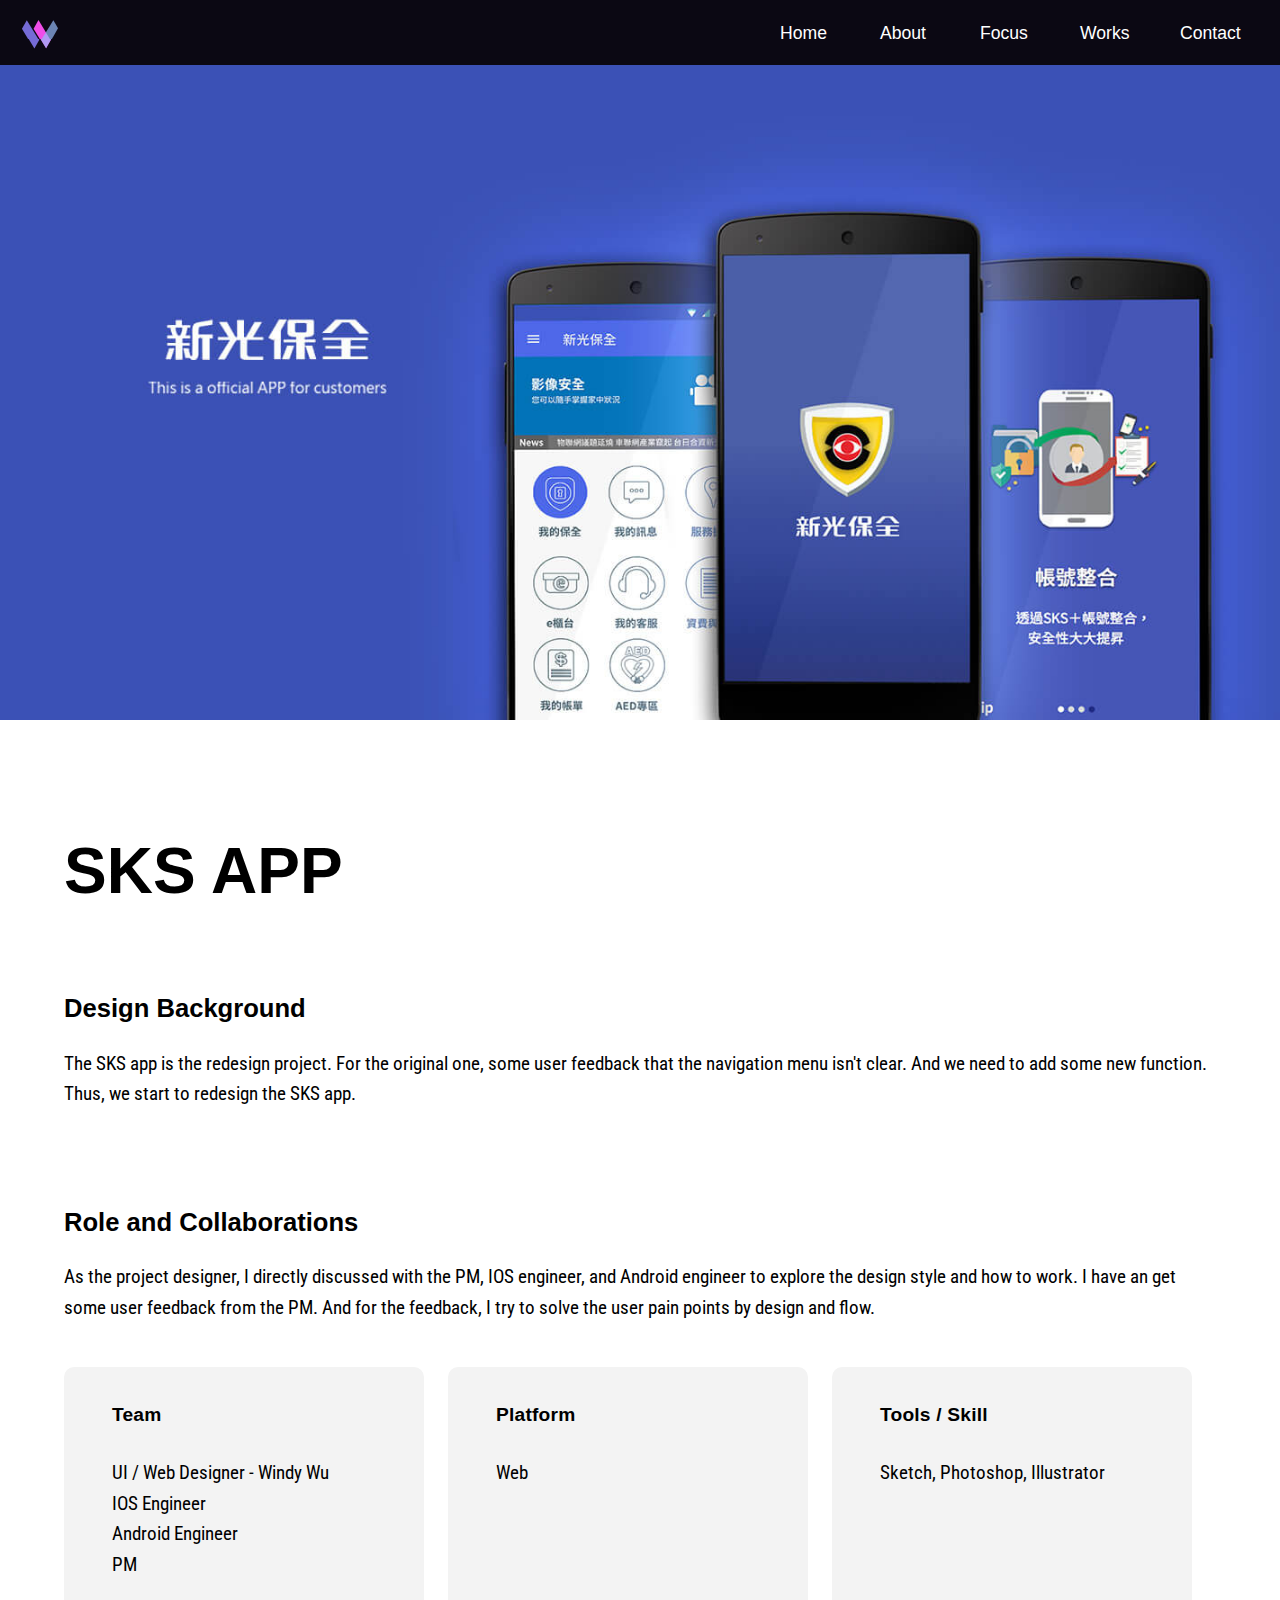
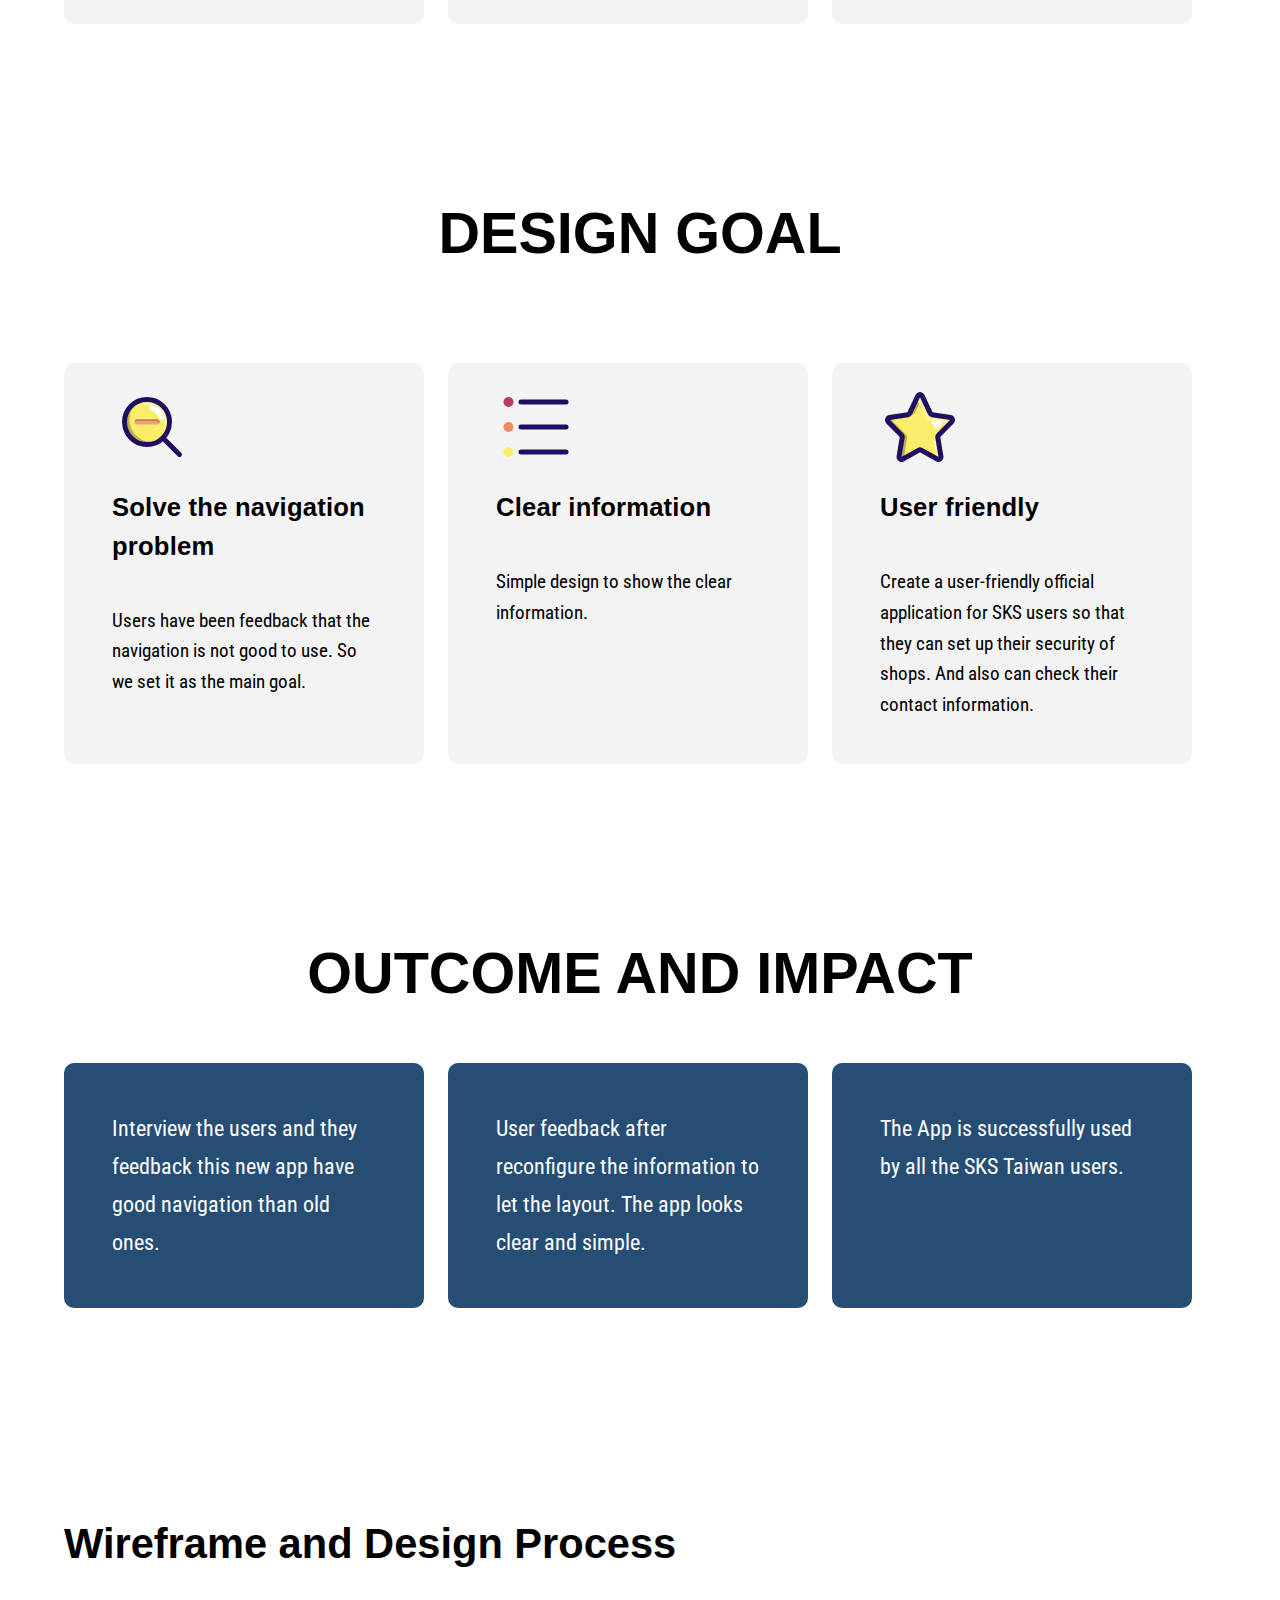
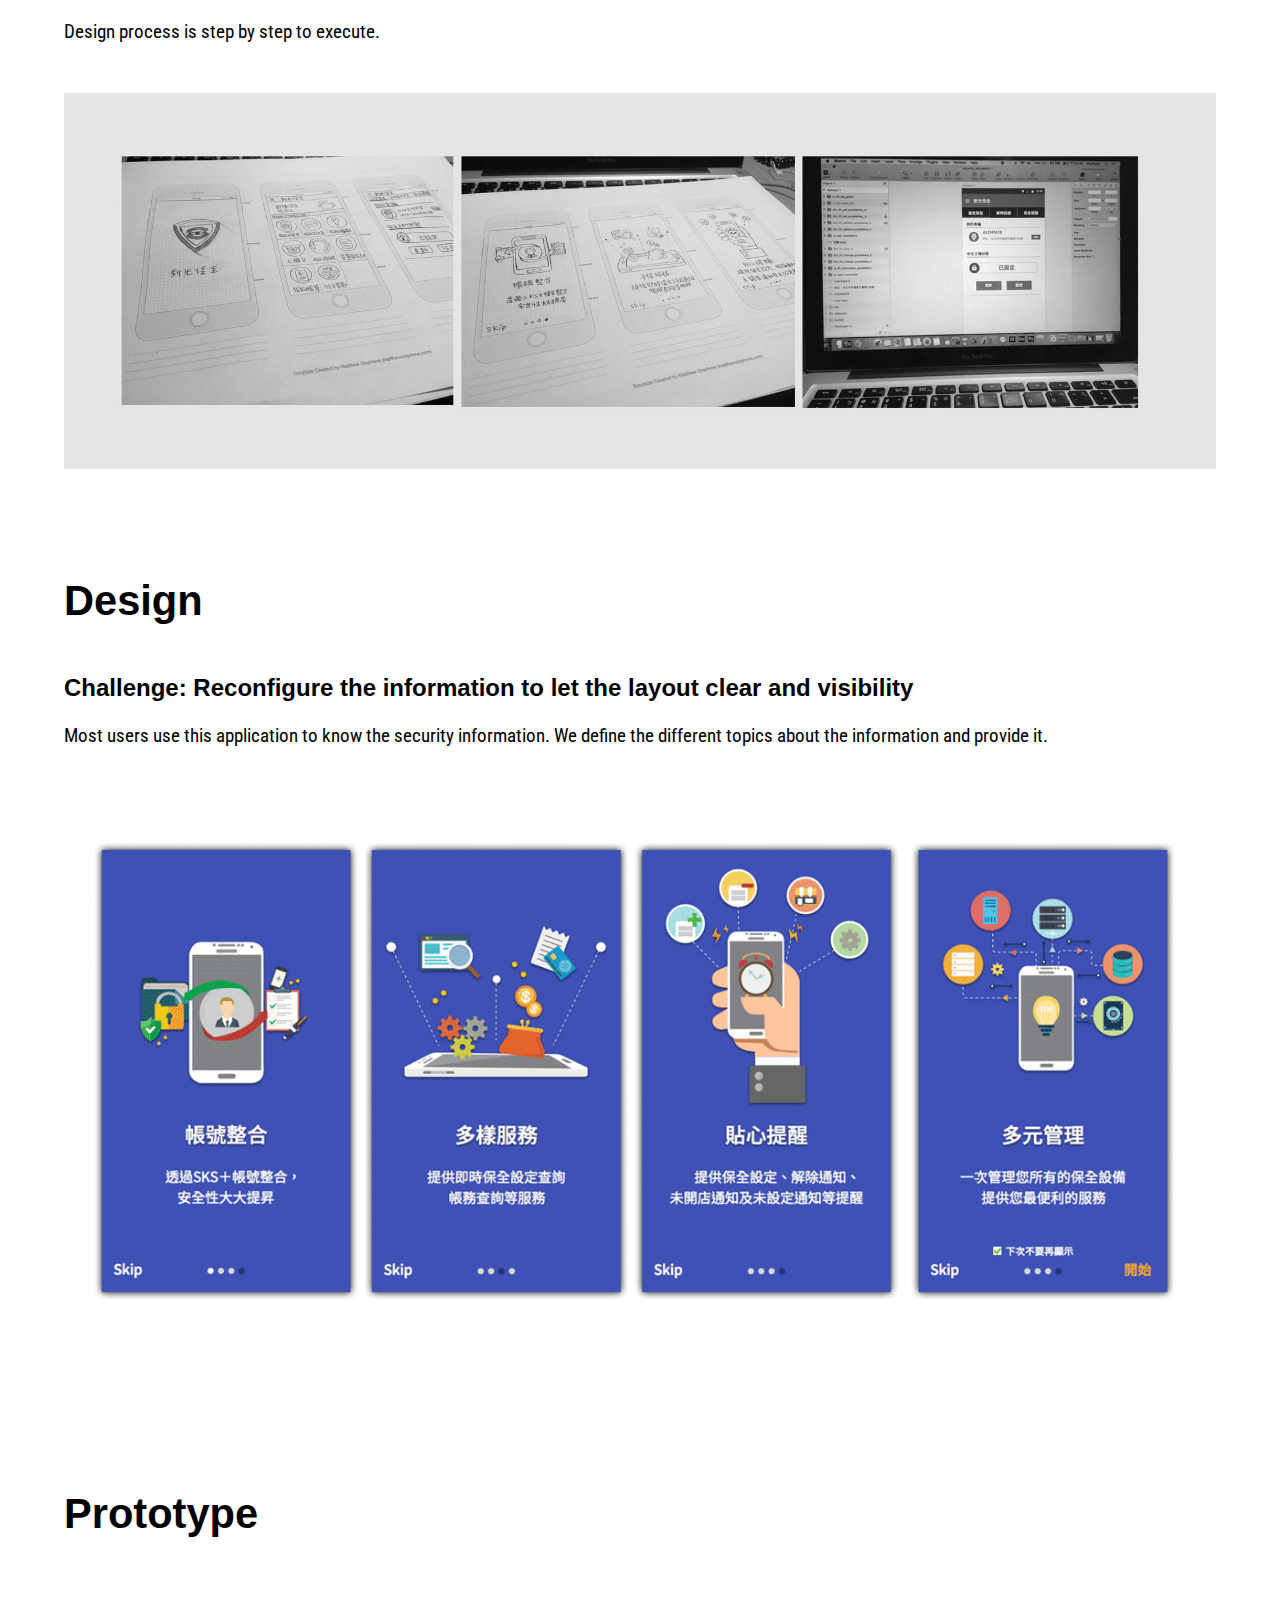
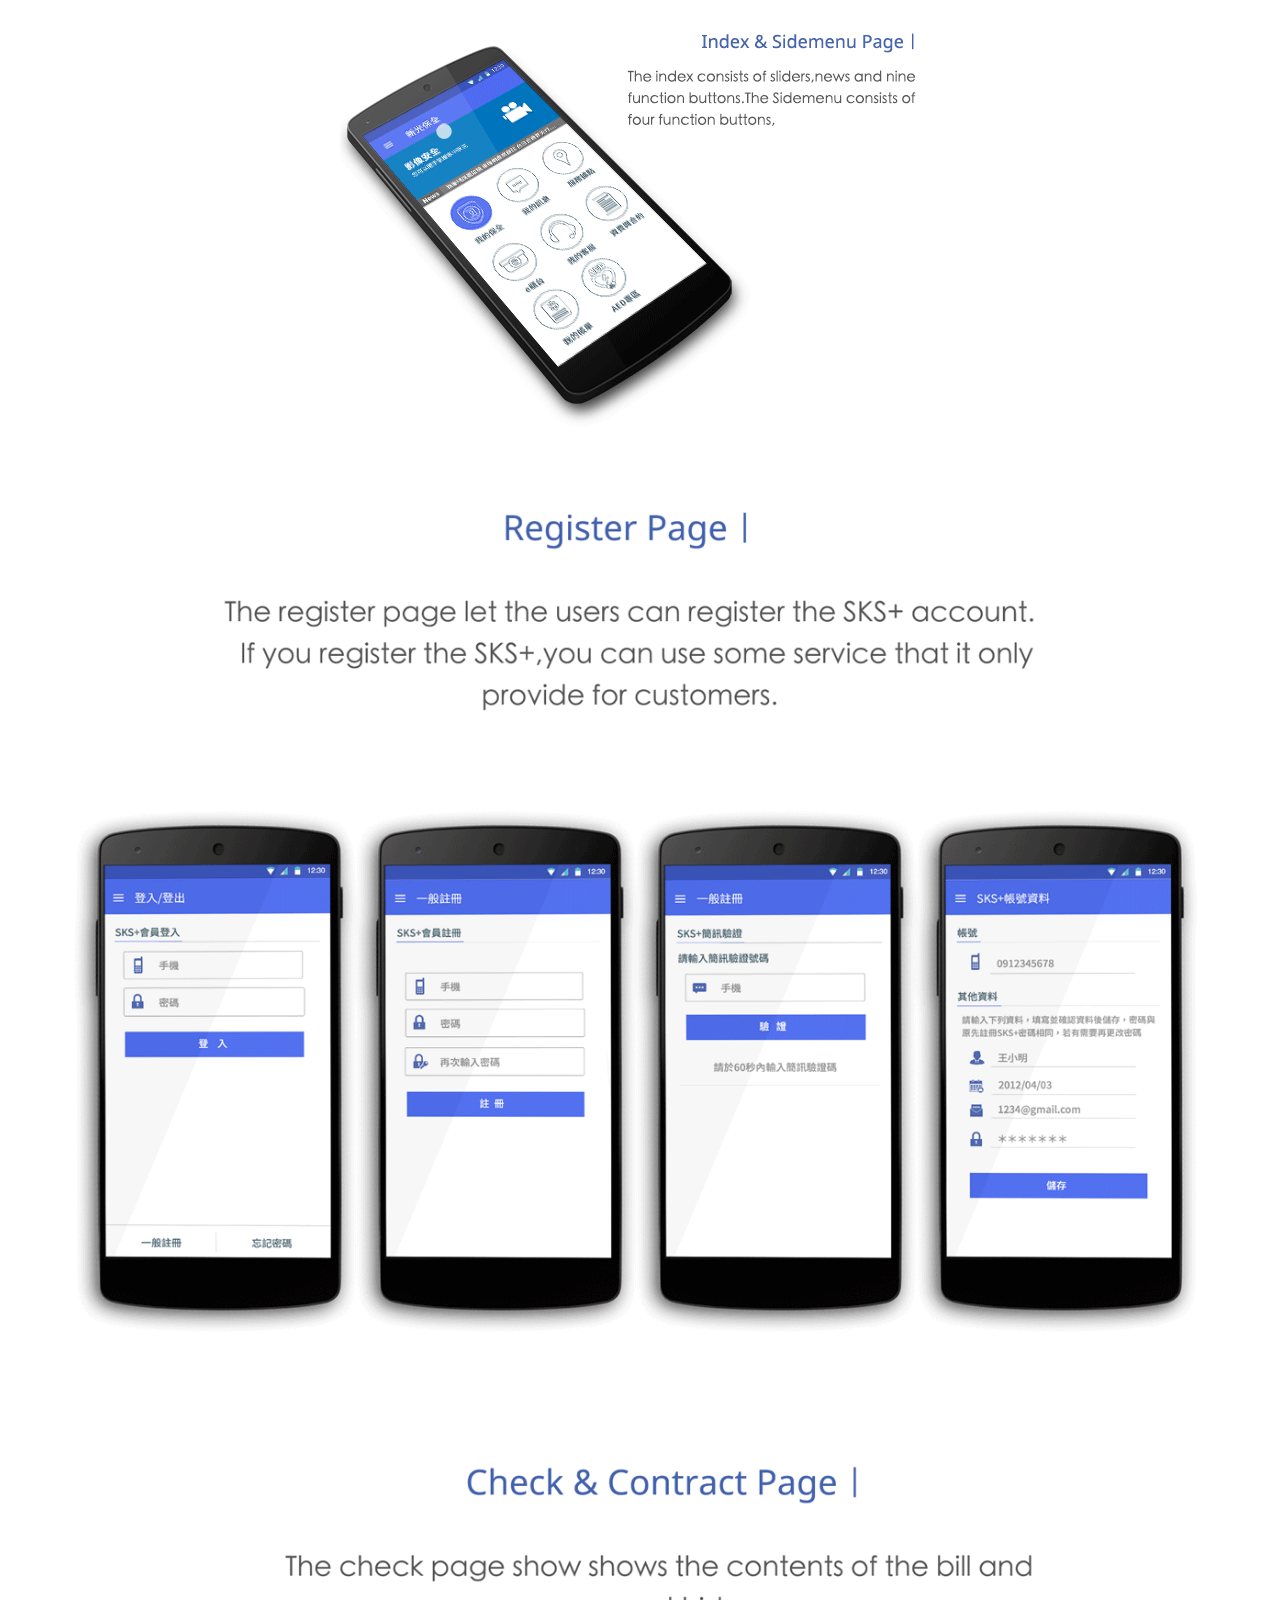
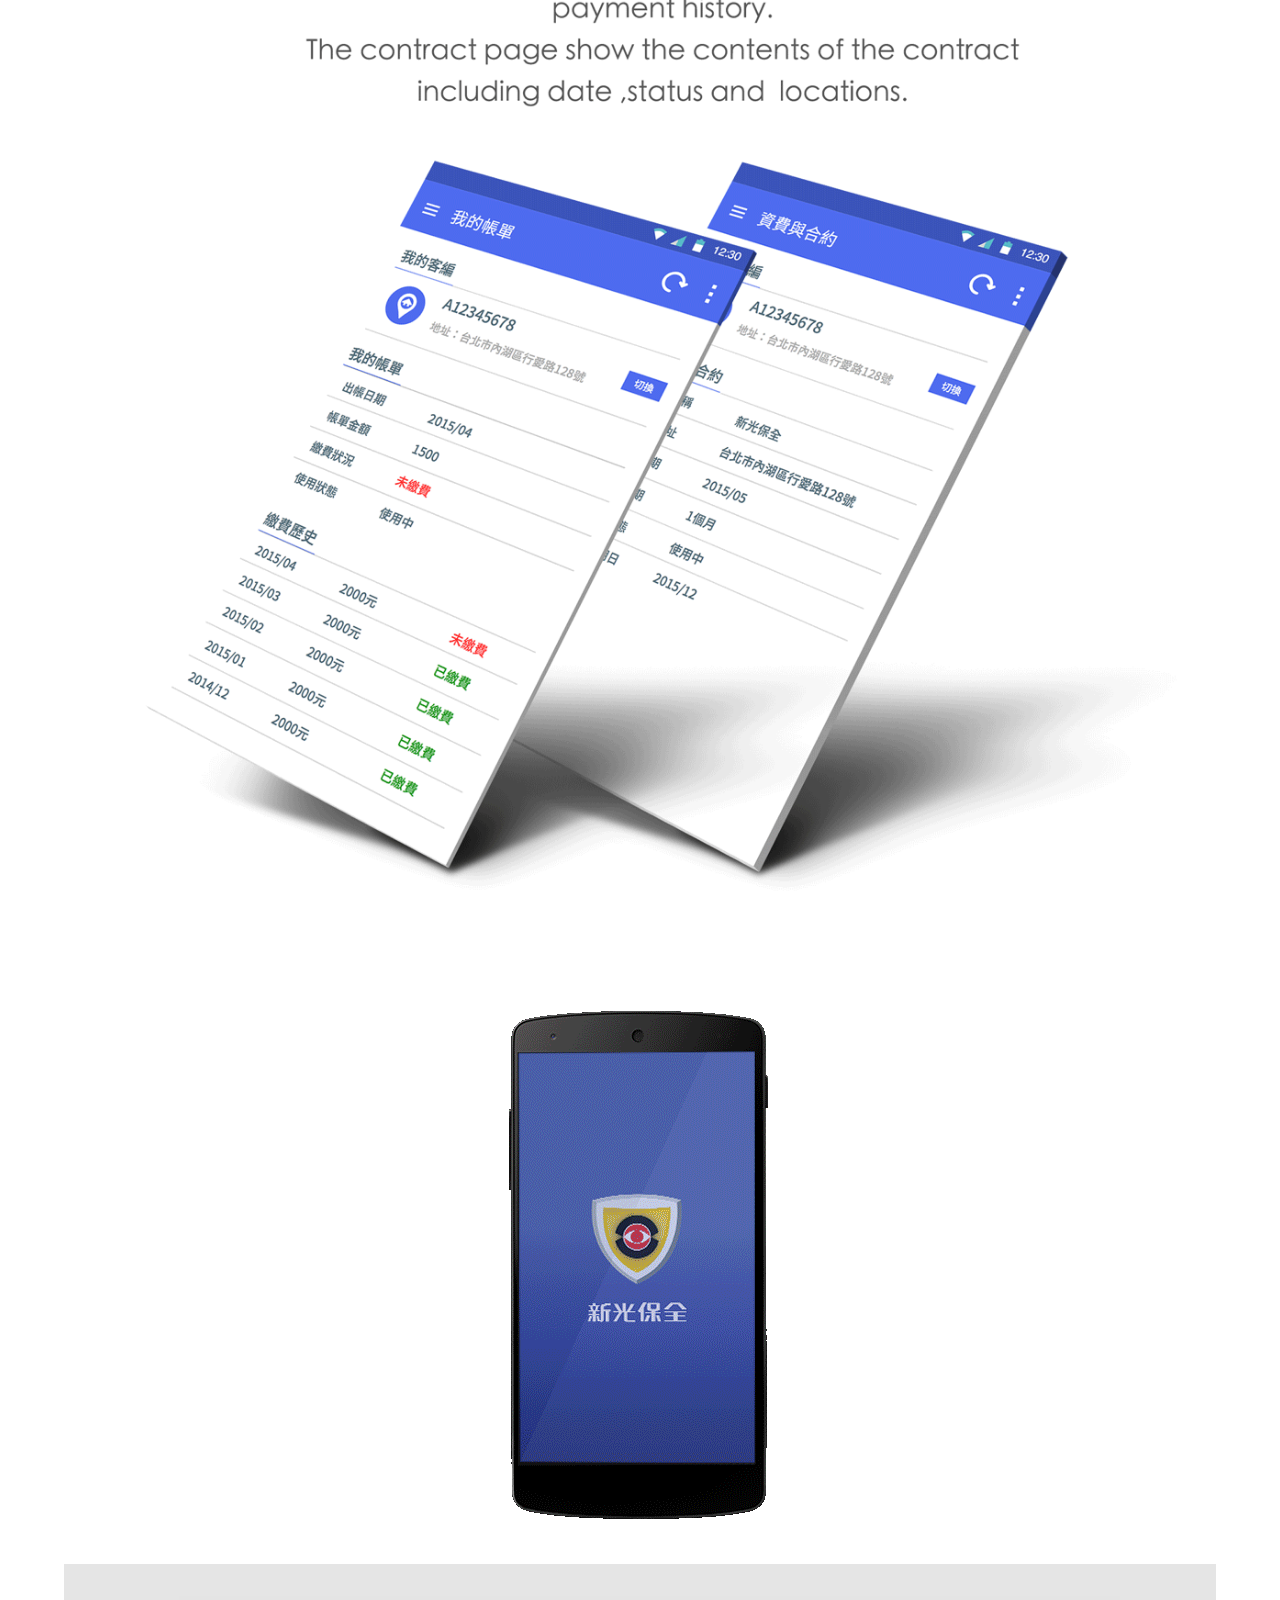
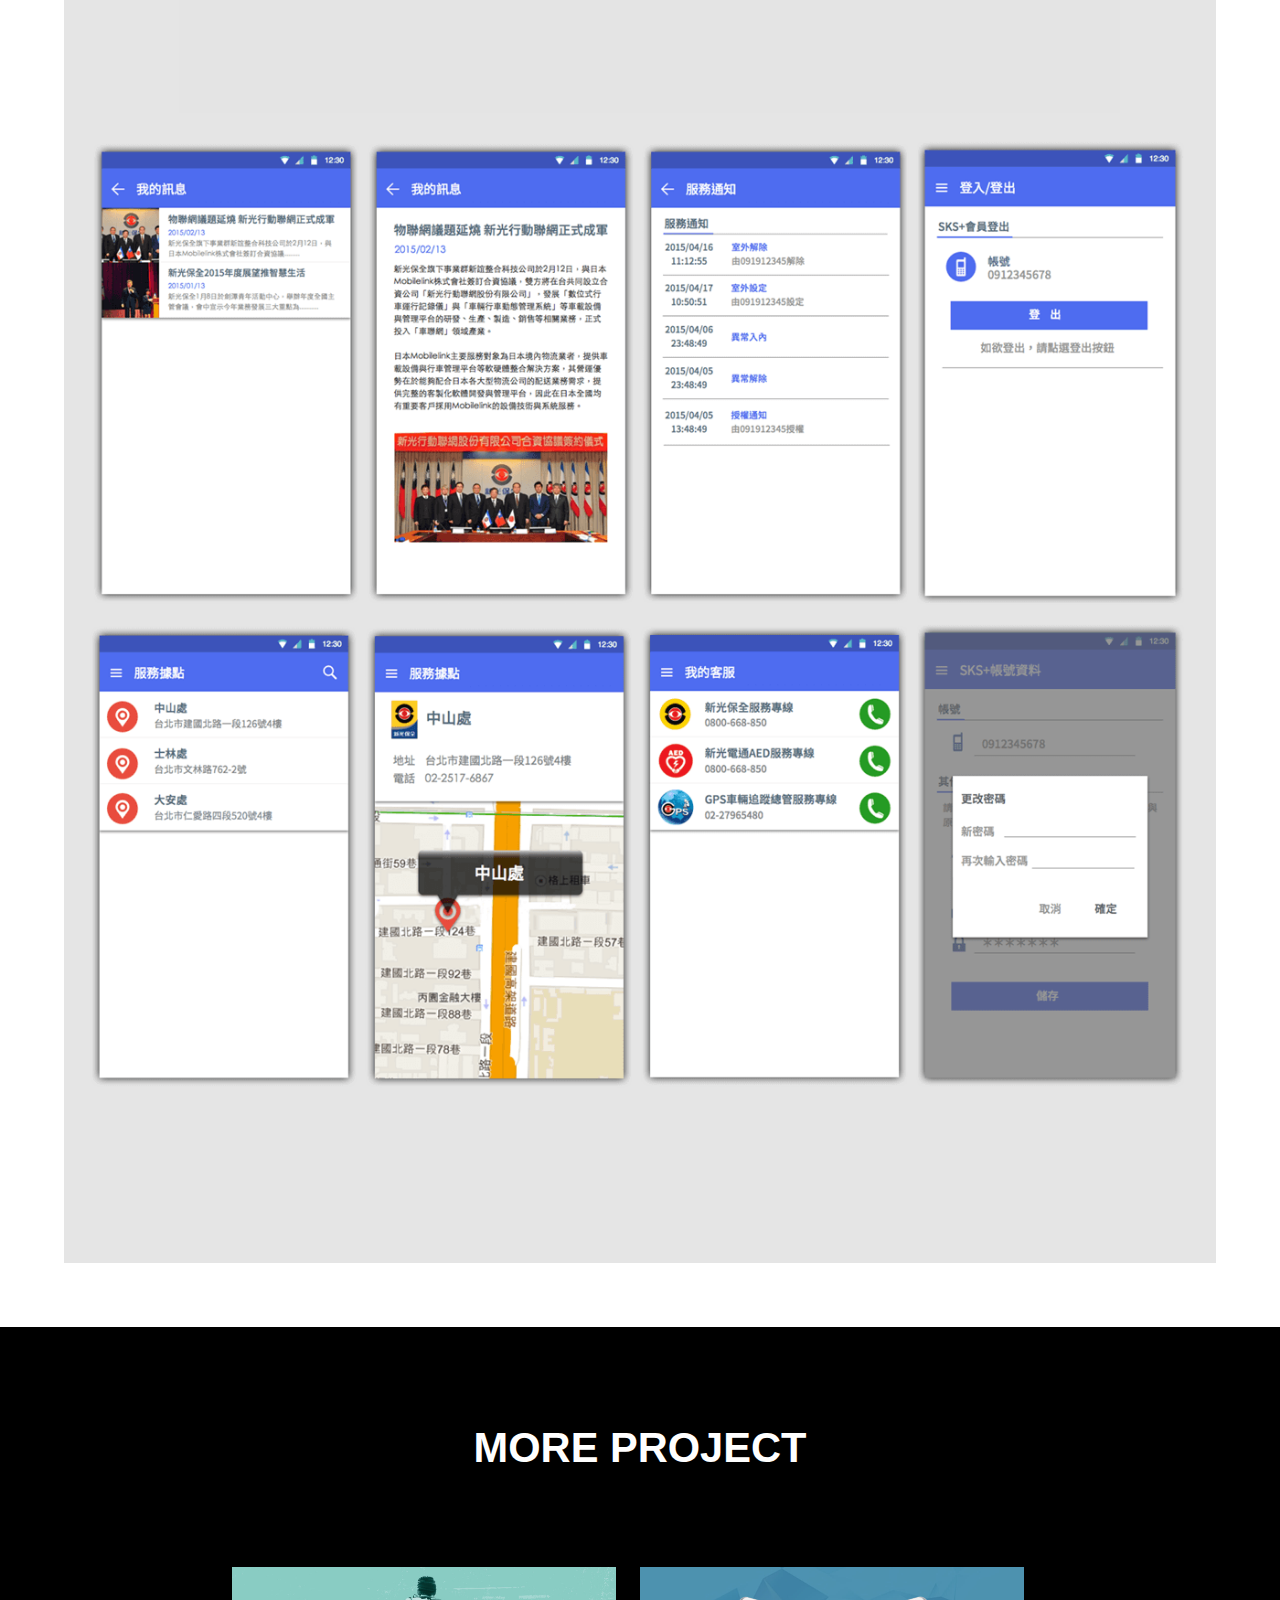
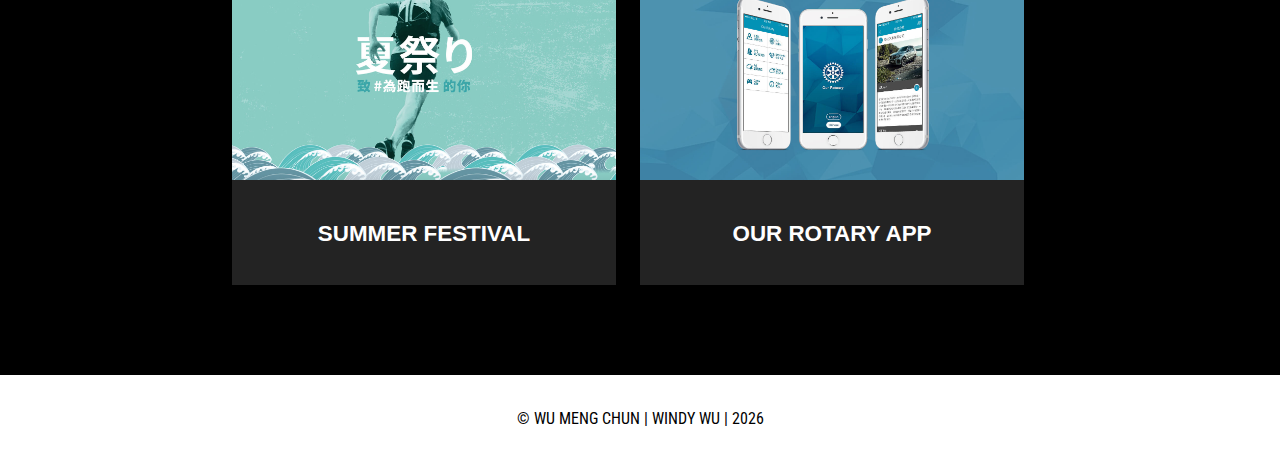
<file: sks-app.html>
<!DOCTYPE html>
<html lang="en">

<head>
    <meta charset="UTF-8">
    <meta name="viewport" content="width=, initial-scale=1.0">
    <link rel="icon" type="image/png" href="images/assets/favicon.png">
    <title>Windy Wu | a design thinking explorer, and like to travel to the world </title>
    <!-- meta -->
    <meta name="Description" content="" />
    <meta property="og:title" content="Windy Wu | a design thinking explorer, and like to travel to the world">
    <meta property="og:description" content="Hello. My name is Wu Meng Chun.I'm UI Designer, Visual Designer & Art Designer.I have passion to design anything that come through my mind ." />
    <meta property="og:url" content="https://wuwindy.github.io/portfolio/" />
    <meta property="og:locale" content="en" />
    <meta property="og:image" content="https://wuwindy.github.io/portfolio/images/logo.jpg" />
    <meta property="og:type" content="website" />
    <!-- style -->
    <link rel="stylesheet" href="css/style.css">
</head>

<body class="work-white-b">
    <header>
        <nav>
            <div id="brand">
                <a class="garmin-logo" target="_blank" href="index.html">
                    <div id="logo"></div>
                </a>
            </div>
            <div id="menu">
                <div id="menu-toggle">
                    <div id="menu-icon">
                        <div class="bar"></div>
                        <div class="bar"></div>
                        <div class="bar"></div>
                    </div>
                </div>
                <ul>
                    <li><a href="index.html#hero">Home</a></li>
                    <li><a href="index.html#about">About</a></li>
                    <li><a href="index.html#focus">Focus</a></li>
                    <li><a href="index.html#works">Works</a></li>
                    <li><a href="index.html#contact">Contact</a></li>
                </ul>
            </div>
        </nav>
    </header>
    <div class="wrapper">
        <div class="hero-banner" style="background-image: url('images/sksapp_01.jpg');"></div>
        <div class="inner">
            <div class="text">
                <span class="title">
                    <h1>SKS APP</h1>
                </span>
                <div class="top-section">
                    <div class="sec-title">
                        <div class="title">
                            <h2>Design Background</h2>
                        </div>
                        <div class="one-column">
                            <div class="inner">
                                <p>The SKS app is the redesign project. For the original one, some user feedback that the navigation menu isn't clear. And we need to add some new function. Thus, we start to redesign the SKS app.</p>
                            </div>
                        </div>
                    </div>
                    <div class="border"></div>
                    <div class="sec-title">
                        <div class="title">
                            <h2>Role and Collaborations</h2>
                        </div>
                        <div class="one-column">
                            <div class="inner">
                                <p>As the project designer, I directly discussed with the PM, IOS engineer, and Android engineer to explore the design style and how to work. I have an get some user feedback from the PM. And for the feedback, I try to solve the user pain points by design and flow.</p>
                            </div>
                        </div>
                    </div>
                    <div class="card-body">
                        <div class="card">
                            <h2>Team</h2>
                            <div class="content">
                                <p>UI / Web Designer - Windy Wu <br>IOS Engineer<br>Android Engineer<br>PM</p>
                            </div>
                        </div>
                        <div class="card">
                            <h2>Platform</h2>
                            <div class="content">
                                <p>Web</p>
                            </div>
                        </div>
                        <div class="card">
                            <h2>Tools / Skill</h2>
                            <div class="content">
                                <p>Sketch, Photoshop, Illustrator</p>
                            </div>
                        </div>
                    </div>
                </div>
                <div class="goal-section">
                    <h2 class="goal-title">Design Goal</h2>
                    <div class="card-body">
                        <div class="card">
                            <img class="icon" src="images/reduce.svg">
                            <h2>Solve the navigation problem</h2>
                            <div class="content">
                                <p>Users have been feedback that the navigation is not good to use. So we set it as the main goal.</p>
                            </div>
                        </div>
                        <div class="card">
                            <img class="icon" src="images/module.svg">
                            <h2>Clear information</h2>
                            <div class="content">
                                <p>Simple design to show the clear information.</p>
                            </div>
                        </div>
                        <div class="card">
                            <img class="icon" src="images/userfriendly.svg">
                            <h2>User friendly</h2>
                            <div class="content">
                                <p>Create a user-friendly official application for SKS users so that they can set up their security of shops. And also can check their contact information.</p>
                            </div>
                        </div>
                    </div>
                </div>
                <div class="outcome-section">
                    <h2 class="goal-title">Outcome and Impact</h2>
                    <div class="card-body">
                        <div class="card">
                            <div class="content">
                                <p>Interview the users and they feedback this new app have good navigation than old ones.</p>
                            </div>
                        </div>
                        <div class="card">
                            <div class="content">
                                <p>User feedback after reconfigure the information to let the layout. The app looks clear and simple.</p>
                            </div>
                        </div>
                        <div class="card">
                            <div class="content">
                                <p>The App is successfully used by all the SKS Taiwan users.</p>
                            </div>
                        </div>
                    </div>
                </div>
                <div class="design-section">
                    <h2 class="goal-title">Wireframe and Design Process</h2>
                    <div class="one-column">
                        <div class="inner">
                            <p>Design process is step by step to execute.</p>
                        </div>
                    </div>
                    
                </div>
                <img src="images/sksapp_01-1.jpg">
                <div class="design-section">
                    <h2 class="goal-title">Design</h2>
                    <div class="one-column">
                        <div class="inner">
                            <h2>Challenge: Reconfigure the information to let the layout clear and visibility</h2>
                            <p>Most users use this application to know the security information. We define the different topics about the information and provide it.</p>
                        </div>
                    </div>
                </div>
                <img src="images/sksapp_02.png">
                <div class="design-section">
                    <h2 class="goal-title">Prototype</h2>
                    <img class="img-center" src="images/sksapp_03.gif">
                </div>
                <img src="images/sksapp_04.png">
                <img class="img-center" src="images/sksapp_05.gif">
                <img src="images/sksapp_06.png">
            </div>
        </div>
        <div class="more-project">
            <h2>More project</h2>
            <div class="card">
                <a class="card-body" href="summer-festival.html">
                    <img src="images/summer-festival-hero.jpg">
                    <p>summer festival</p>
                </a>
                <a class="card-body" href="our-rotary.html">
                    <img src="images/our-rotary-app-hero.jpg">
                    <p>our rotary app</p>
                </a>
            </div>
        </div>
        <footer class="note-w">
        <p data-id='footer'></p>
    </footer>
    </div>
    <script src="js/jquery-3.1.1.min.js"></script>
    <script src="js/date.js"></script>
</body>

</html>
</file>
